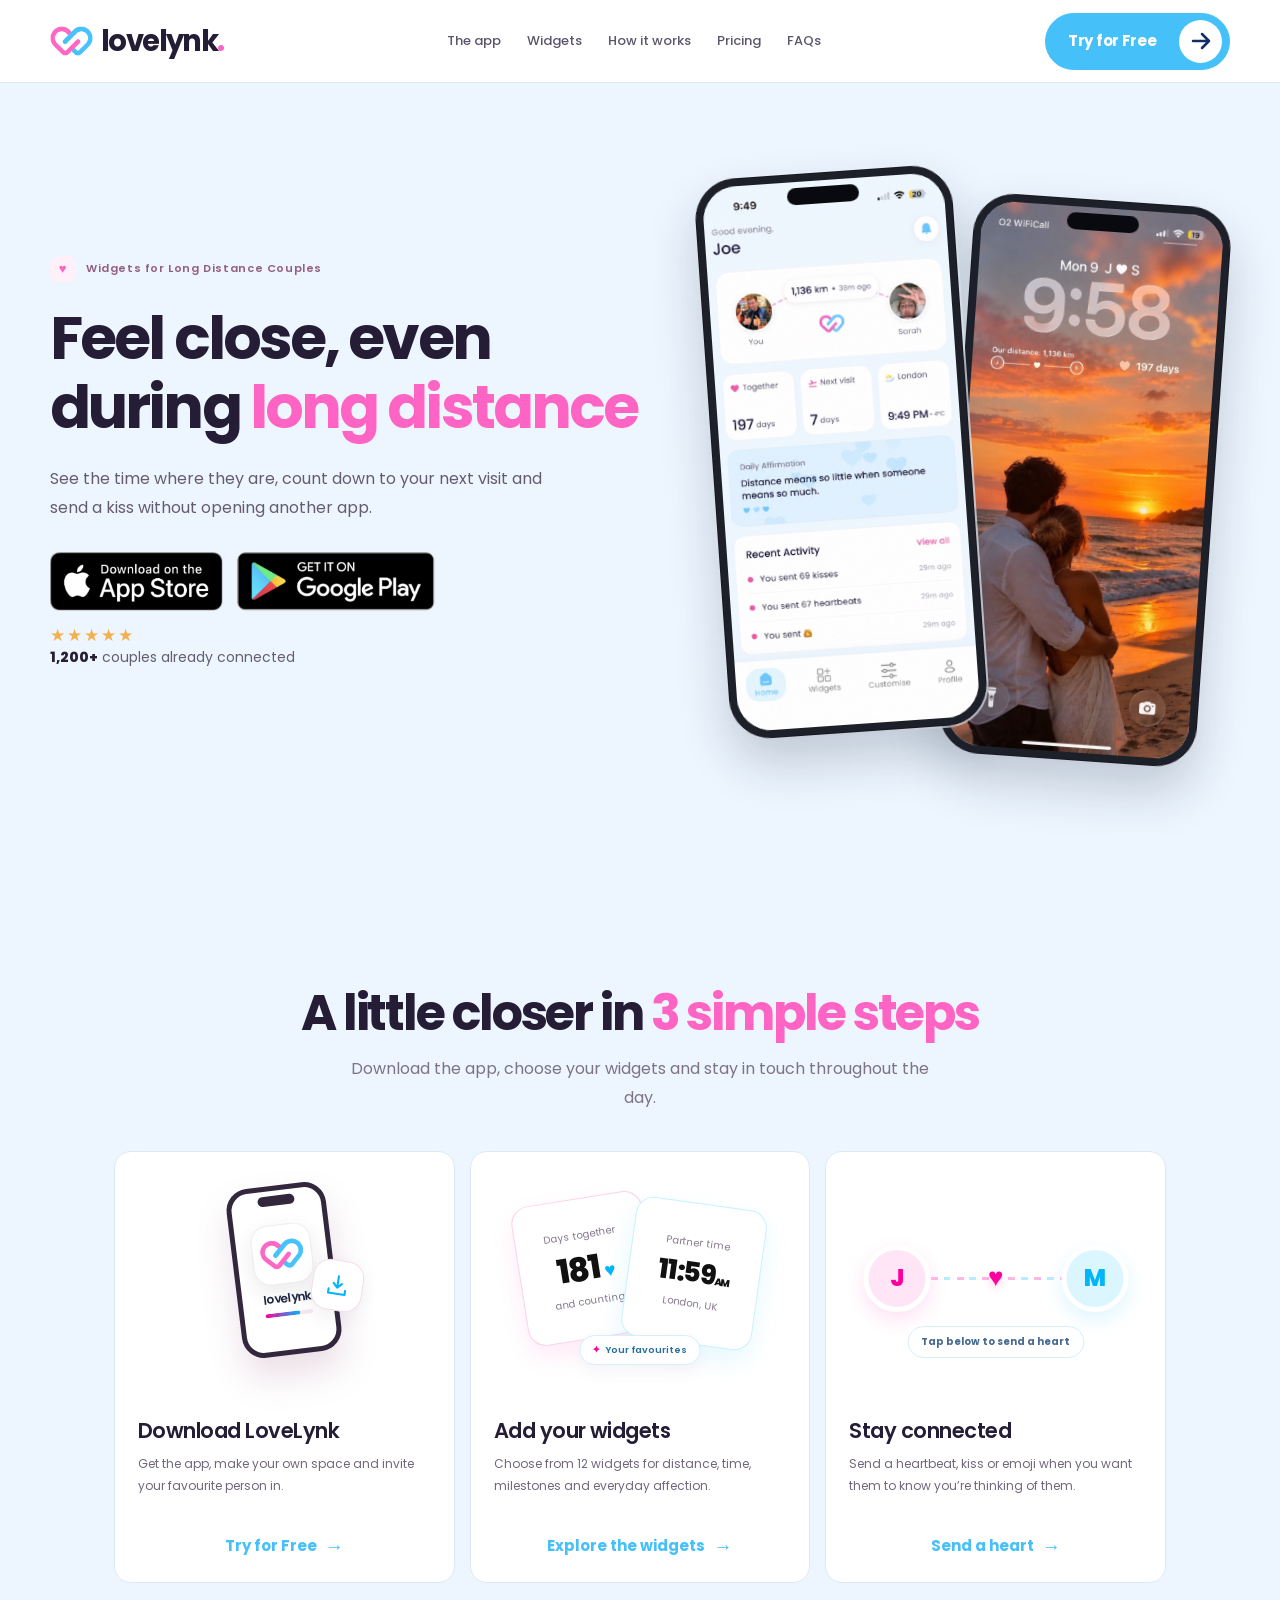
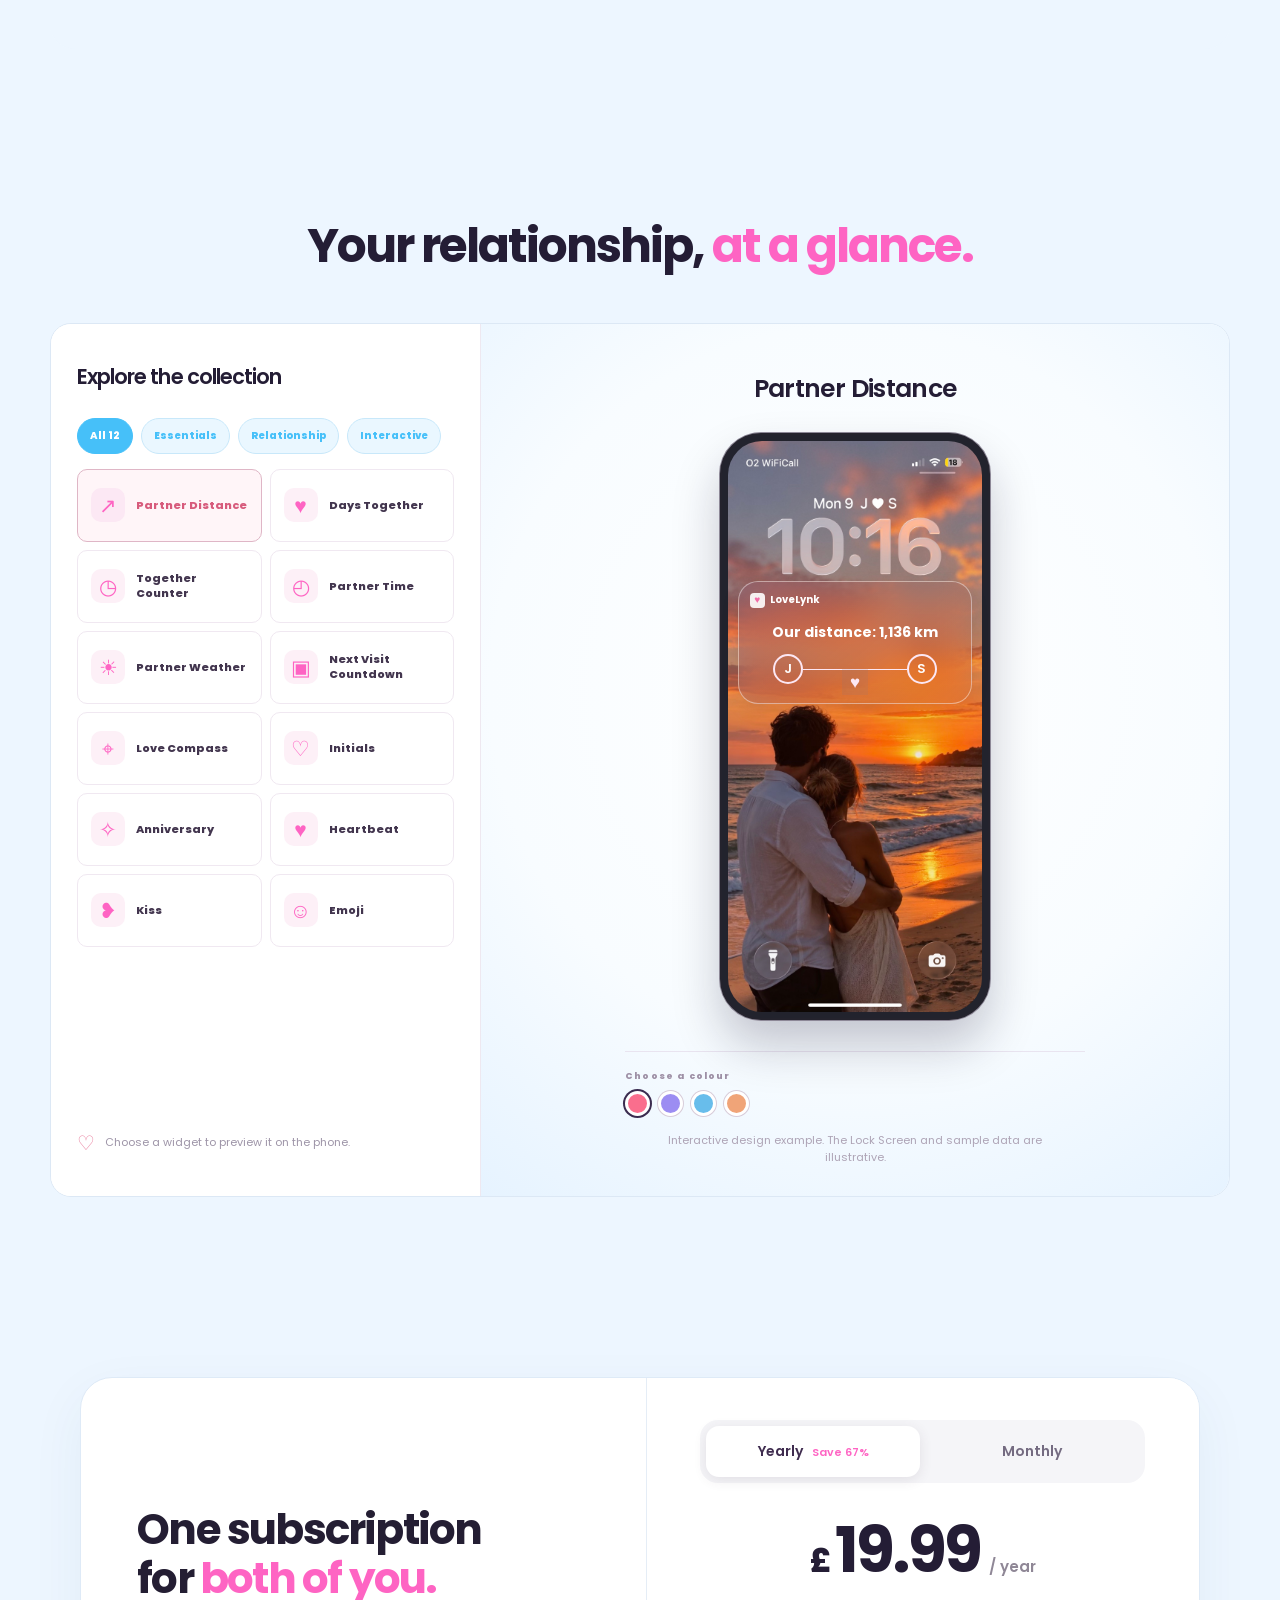
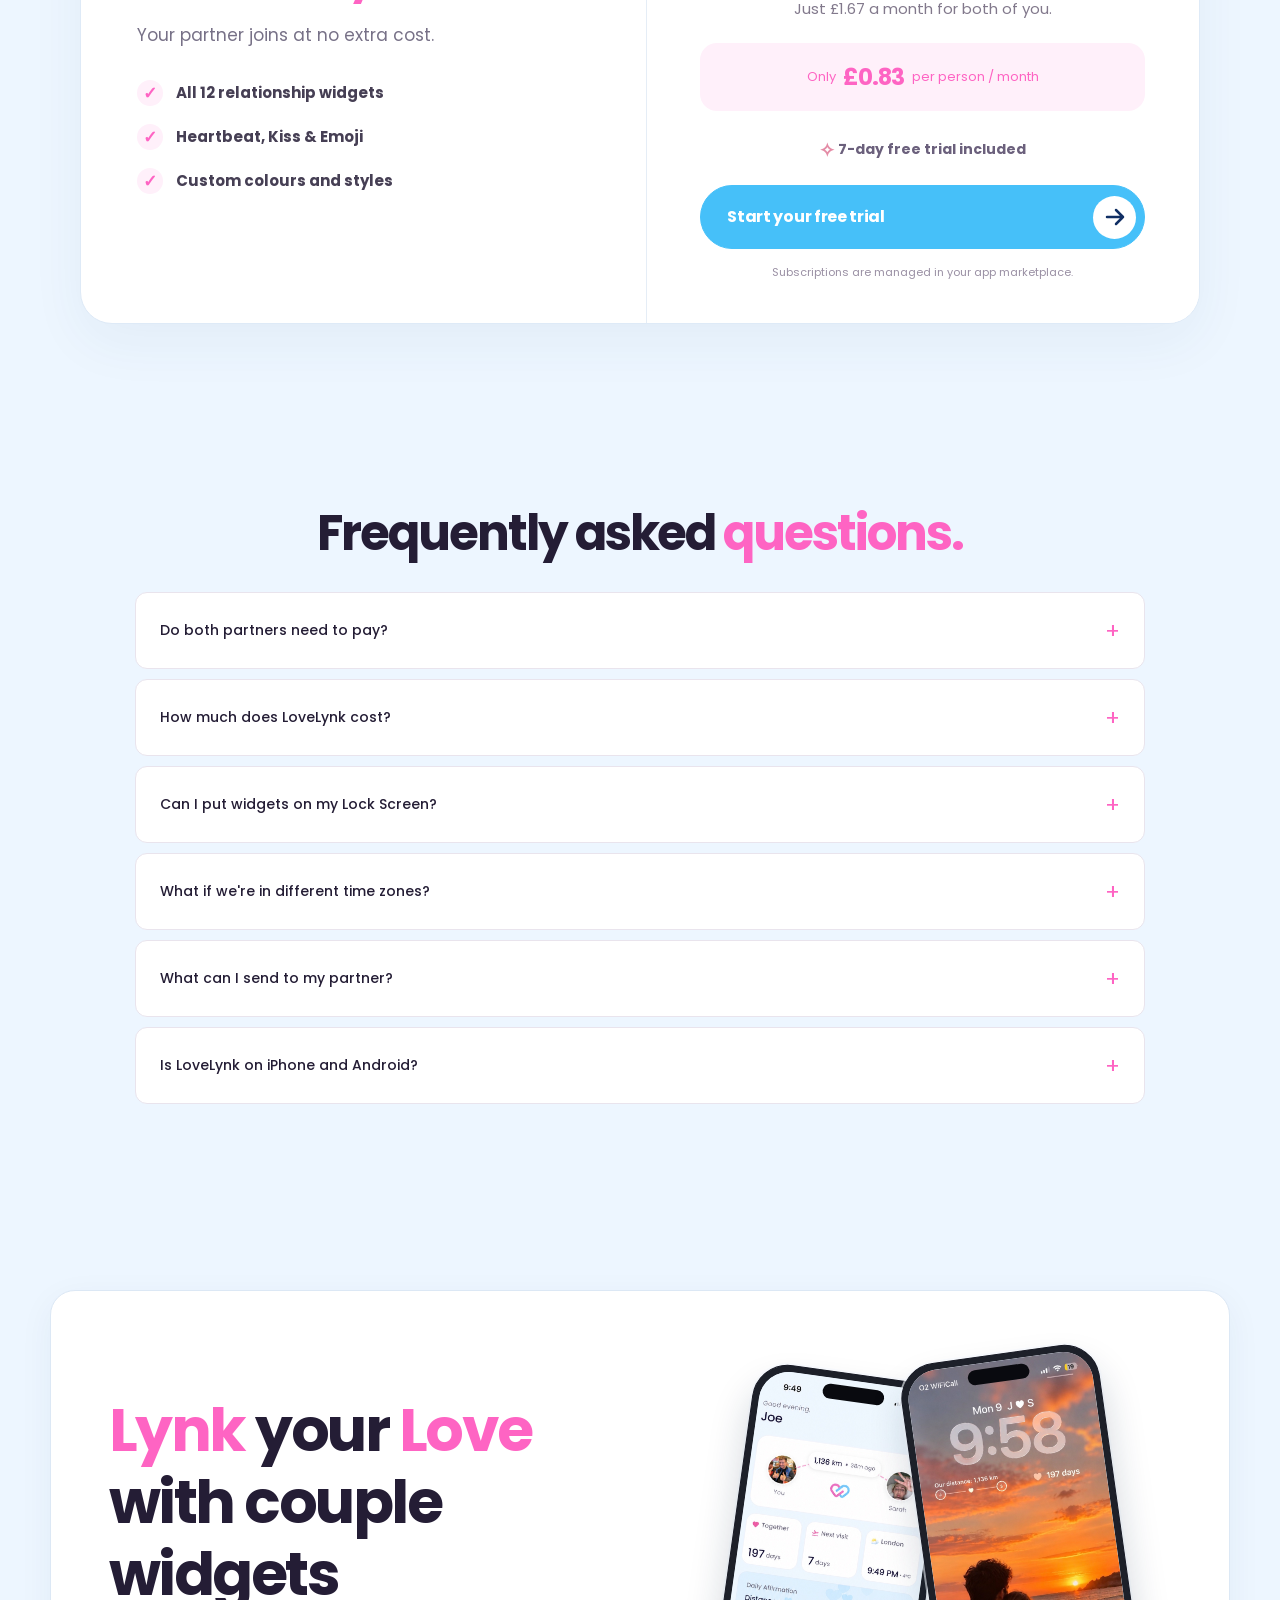
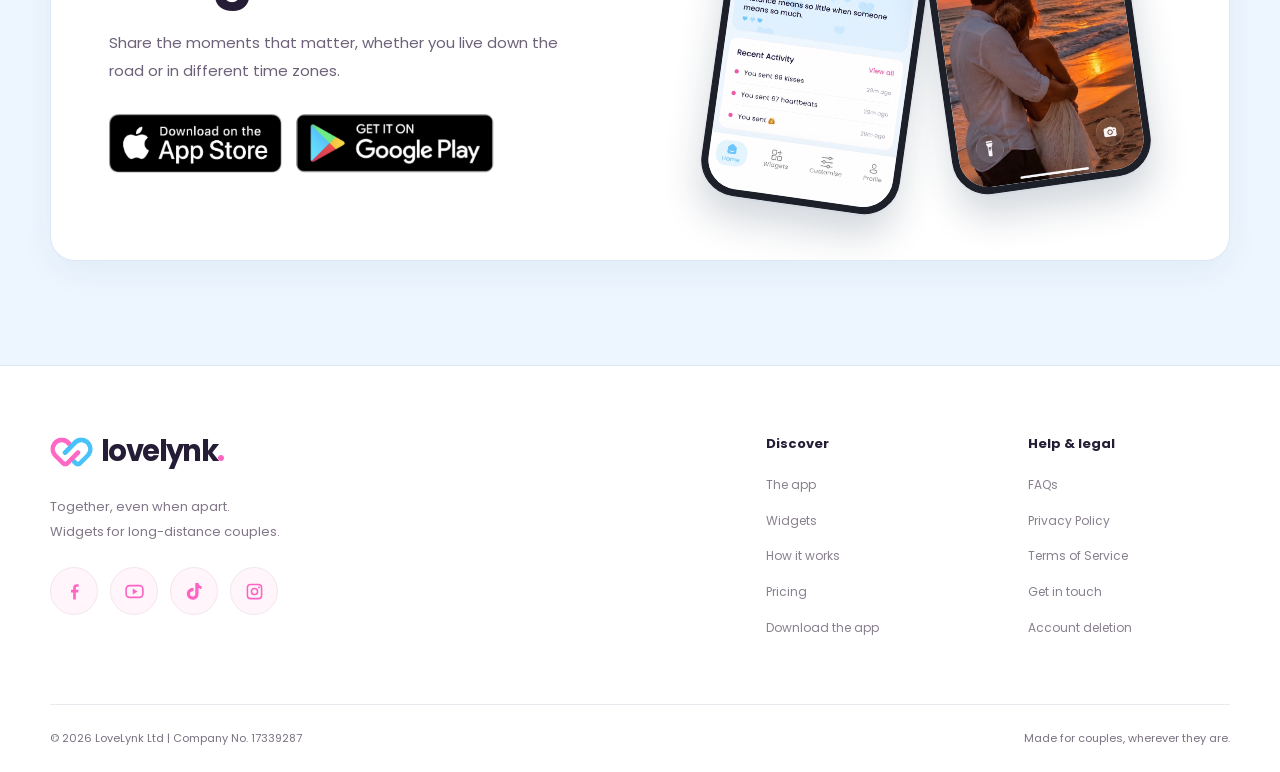
<file: index.html>
<!DOCTYPE html>

<html lang="en-GB">
<head>
<meta charset="utf-8"/>
<meta content="width=device-width, initial-scale=1, viewport-fit=cover" name="viewport"/>
<meta content="#FCFAFC" name="theme-color"/>
<meta content="Feel closer, even when you are apart. Download LoveLynk for iPhone or Android and stay connected with 12 thoughtful relationship widgets, kisses and heartbeats. One subscription covers both partners." name="description"/>
<meta content="website" property="og:type"/><meta content="LoveLynk: Feel close, even when apart" property="og:title"/><meta content="LoveLynk puts your person on your Home Screen. See shared moments, live countdowns and love-filled widgets. One subscription for both partners." property="og:description"/>
<meta content="https://lovelynk.io/" property="og:url"/><meta content="https://lovelynk.io/assets/og-preview.png" property="og:image"/>
<meta content="yes" name="apple-mobile-web-app-capable"/><meta content="LoveLynk" name="apple-mobile-web-app-title"/>
<link href="assets/favicon.png" rel="icon" type="image/png"/><link href="assets/apple-touch-icon.png" rel="apple-touch-icon"/>
<link href="site.webmanifest" rel="manifest"/>
<link href="styles.css" rel="stylesheet"/>
<script src="store-links.js"></script><script defer="" src="app.js"></script>
<title>LoveLynk: Download the app for long-distance couples</title>
<meta content="LoveLynk" name="application-name"/><link href="https://fonts.googleapis.com" rel="preconnect"/><link crossorigin="" href="https://fonts.gstatic.com" rel="preconnect"/><link href="https://fonts.googleapis.com/css2?family=Poppins:wght@400;500;600;700;800&amp;display=swap" rel="stylesheet"/></head>
<body>
<a class="skip-link" href="#home">Skip to main content</a>
<header class="site-header" id="top"><div class="container nav-inner">
<a aria-label="LoveLynk: back to top" class="brand" href="#top"><img alt="" class="brand-symbol" src="assets/lovelynk-mark.png"/><span>lovelynk<span class="brand-dot">.</span></span></a>
<nav aria-label="Main navigation" class="desktop-nav"><a href="#explore">The app</a><a href="#widgets">Widgets</a><a href="#how-it-works">How it works</a><a href="#pricing">Pricing</a><a href="#faq">FAQs</a></nav>
<div class="nav-actions"><a class="button button-dark nav-cta ll-cta" href="#download"><span class="ll-cta-label">Try for Free</span><span aria-hidden="true" class="ll-cta-arrow"><svg fill="none" height="24" stroke="currentColor" stroke-linecap="round" stroke-linejoin="round" stroke-width="2.5" viewbox="0 0 24 24" width="24"><path d="M4 12h16M13 5l7 7-7 7"></path></svg></span></a><button aria-controls="mobileMenu" aria-expanded="false" aria-label="Open menu" class="menu-toggle" id="menuToggle"><span></span><span></span><span></span></button></div>
</div><div class="mobile-menu" hidden="" id="mobileMenu"><nav aria-label="Mobile navigation"><a href="#explore">The app</a><a href="#widgets">Widgets</a><a href="#how-it-works">How it works</a><a href="#pricing">Pricing</a><a href="#faq">FAQs</a><a href="#download">Download the app ↗</a></nav></div></header>
<main>
<section aria-labelledby="hero-heading" class="hero hero-connected" id="home">
<div aria-hidden="true" class="hero-wash"></div>
<div aria-hidden="true" class="hero-glow hero-glow-a"></div>
<div aria-hidden="true" class="hero-glow hero-glow-b"></div>
<div class="container hero-grid hero-connected-grid">
<div class="hero-copy reveal">
<div class="eyebrow hero-eyebrow"><span aria-hidden="true" class="eyebrow-mark">♥</span> Widgets for Long Distance Couples</div>
<h1 id="hero-heading">Feel close, even during <span class="hero-gradient">long distance</span></h1>
<p class="hero-lead">See the time where they are, count down to your next visit and send a kiss without opening another app.</p>
<div class="hero-actions hero-actions-connected">
<div aria-label="Get LoveLynk for your phone" class="store-badges store-badges-hero" role="group">
<a aria-label="Download LoveLynk on the App Store" class="store-badge store-badge-official" data-store="ios" href="#download"><img alt="Download on the App Store" height="60" loading="eager" src="assets/ios-store-badge.png" width="184"/></a>
<a aria-label="Get LoveLynk on Google Play" class="store-badge store-badge-official" data-store="android" href="#download"><img alt="Get it on Google Play" height="60" loading="eager" src="assets/android-store-badge.png" width="202"/></a></div>
<div aria-label="Rated by over 1,200 couples" class="hero-rating" role="note">
<div aria-hidden="true" class="hero-rating-stars"><span>★</span><span>★</span><span>★</span><span>★</span><span>★</span></div>
<p><strong>1,200+</strong> couples already connected</p>
</div>
</div>
<div class="hero-caption-mobile">App preview | Connected couple</div>
</div>
<div aria-label="Two LoveLynk phones showing the app Home screen and a relationship Lock Screen" class="hero-stage hero-connected-stage reveal hero-pair-stage"><div class="hero-phone-pair"><div class="hero-device-rim hero-device--dashboard"><div class="hero-device-screen"><img alt="LoveLynk app dashboard showing the partner distance, next visit, days together, daily affirmation and recent activity" decoding="async" fetchpriority="high" height="1536" loading="eager" src="assets/lovelynk-dashboard-hero.jpg" width="707"/></div><span aria-hidden="true" class="hero-device-island"></span></div><div class="hero-device-rim hero-device--lockscreen"><div class="hero-device-screen"><img alt="Couple sunset Lock Screen showing 1,136 kilometres apart and 197 days together" decoding="async" height="1536" loading="lazy" src="assets/lovelynk-lockscreen-hero.jpg" width="706"/></div><span aria-hidden="true" class="hero-device-island"></span></div></div></div>
</div>
</section>
<section aria-labelledby="journeyTitle" class="intro-section journey-section section-padding" id="explore">
<div class="container">
<div class="journey-shell">
<div class="journey-header section-header centered reveal" id="how-it-works">
<h2 id="journeyTitle">A little closer in <em>3 simple steps</em></h2>
<p>Download the app, choose your widgets and stay in touch throughout the day.</p>
</div>
<div class="journey-grid" role="list">
<article class="journey-card journey-card-download reveal" role="listitem">
<div aria-hidden="true" class="journey-scene journey-scene-download">
<div class="journey-download-phone"><div class="journey-phone-notch"></div><div class="journey-app-mark"><img class="journey-app-logo" alt="" aria-hidden="true" src="assets/lovelynk-mark.png" width="46" height="32"/></div><span class="journey-phone-name">lovelynk</span><div class="journey-download-progress"><span></span></div></div>
<div class="journey-download-bubble"><svg aria-hidden="true" viewbox="0 0 24 24"><path d="M12 3v11m-4-4 4 4 4-4M4 16v4h16v-4"></path></svg></div>
<div class="journey-floating-heart">♥</div>
</div>
<div class="journey-card-copy"><h3>Download LoveLynk</h3><p>Get the app, make your own space and invite your favourite person in.</p></div>
<a class="journey-cta journey-text-cta" href="#download"><span class="journey-text-label">Try for Free</span><span aria-hidden="true" class="journey-text-arrow">→</span></a>
</article>
<article class="journey-card journey-card-widgets reveal" role="listitem">
<div aria-label="Example of LoveLynk relationship widgets" class="journey-scene journey-scene-widgets">
<div class="journey-widget-sm journey-widget-days"><small>Days together</small><strong>181 <span>♥</span></strong><small>and counting</small></div>
<div class="journey-widget-sm journey-widget-time"><small>Partner time</small><strong>11:59<span> AM</span></strong><small>London, UK</small></div>
<div class="journey-widget-tag"><span aria-hidden="true">✦</span> Your favourites</div>
</div>
<div class="journey-card-copy"><h3>Add your widgets</h3><p>Choose from 12 widgets for distance, time, milestones and everyday affection.</p></div>
<a class="journey-cta journey-text-cta" href="#widgets"><span class="journey-text-label">Explore the widgets</span><span aria-hidden="true" class="journey-text-arrow">→</span></a>
</article>
<article class="journey-card journey-card-connected reveal" role="listitem">
<div aria-label="Interactive demo showing a heart sent between two partners" class="journey-scene journey-scene-connected">
<div class="journey-heart-track"><span class="journey-avatar">J</span><span class="journey-track"><span aria-hidden="true" class="journey-travelling-heart">♥</span></span><span class="journey-avatar journey-avatar-two">M</span></div>
<div aria-live="polite" class="journey-sent-chip" id="journeyHeartStatus" role="status">Tap below to send a heart</div>
</div>
<div class="journey-card-copy"><h3>Stay connected</h3><p>Send a heartbeat, kiss or emoji when you want them to know you’re thinking of them.</p></div>
<button aria-label="Send a demo heart" class="journey-cta journey-send journey-text-cta" id="journeySendHeart" type="button"><span class="journey-text-label">Send a heart</span><span aria-hidden="true" class="journey-text-arrow">→</span></button>
</article>
</div>
</div>
</div>
</section>
<section class="playground-section section-padding" id="widgets"><div class="container"><div class="section-header split-header"><div><h2><span class="relationship-heading-first">Your relationship,</span> <em>at a glance.</em></h2></div></div>
<div class="playground-shell"><div class="playground-sidebar"><div class="playground-sidebar-header"><strong>Explore the collection</strong></div>
<div aria-label="Filter widget categories" class="category-filters" role="group"><button class="filter active" data-category="all" type="button">All 12</button><button class="filter" data-category="essentials" type="button">Essentials</button><button class="filter" data-category="relationship" type="button">Relationship</button><button class="filter" data-category="interactive" type="button">Interactive</button></div>
<div aria-label="Choose a widget" class="widget-options" id="widgetOptions" role="group"></div>
<div class="sidebar-bottom"><span class="sidebar-bottom-icon">♡</span><span>Choose a widget to preview it on the phone.</span></div>
</div>
<div class="playground-preview"><div class="preview-heading"><h3 id="previewTitle">Partner Distance</h3></div>
<div class="preview-demo-stage"><div class="preview-device theme-rose" id="previewDevice"><img class="preview-lockscreen-wallpaper" alt="Lock Screen wallpaper showing a couple embracing on a beach at sunset" decoding="async" loading="lazy" src="assets/lovelynk-lockscreen-widget-preview.jpg" width="706" height="1536"/><div aria-live="polite" aria-atomic="true" class="preview-widget" id="widgetPreview"></div></div></div>
<div class="preview-controls"><div><span class="control-label">Choose a colour</span><div aria-label="Widget colour" class="preview-swatches" role="group"><button aria-label="Rose" aria-pressed="true" class="swatch active" data-theme="rose" style="--dot:#FA6E8D"></button><button aria-label="Lavender" aria-pressed="false" class="swatch" data-theme="lavender" style="--dot:#9C8DF2"></button><button aria-label="Sky" aria-pressed="false" class="swatch" data-theme="sky" style="--dot:#68BDEB"></button><button aria-label="Peach" aria-pressed="false" class="swatch" data-theme="peach" style="--dot:#F0A478"></button></div></div><div class="preview-action-group"><button class="preview-action ll-cta" id="previewAction" type="button"><span class="ll-cta-label">Try sending a heart</span><span aria-hidden="true" class="ll-cta-arrow"><svg fill="none" height="24" stroke="currentColor" stroke-linecap="round" stroke-linejoin="round" stroke-width="2.5" viewbox="0 0 24 24" width="24"><path d="M4 12h16M13 5l7 7-7 7"></path></svg></span></button></div></div>
<div class="preview-disclaimer">Interactive design example. The Lock Screen and sample data are illustrative.</div>
</div></div>
</div></section>
<section class="pricing-section section-padding" id="pricing">
  <div class="container">
    <div class="pricing-layout pricing-unified-card">
      <div class="pricing-value">
        <h2>One subscription<br/>for <em>both of you.</em></h2>
        <p>Your partner joins at no extra cost.</p>
        <ul class="check-list">
          <li><span aria-hidden="true">✓</span> All 12 relationship widgets</li>
          <li><span aria-hidden="true">✓</span> Heartbeat, Kiss &amp; Emoji</li>
          <li><span aria-hidden="true">✓</span> Custom colours and styles</li>
        </ul>
      </div>
      <div class="pricing-panel">
        <div class="plan-switch" role="group" aria-label="Billing period">
          <button class="plan-toggle active" type="button" data-plan="annual" aria-pressed="true">Yearly <span>Save 67%</span></button>
          <button class="plan-toggle" type="button" data-plan="monthly" aria-pressed="false">Monthly</button>
        </div>
        <div class="price-display">
          <div class="price-number"><span>£</span><strong id="priceNumber">19.99</strong><em id="priceUnit">/ year</em></div>
          <div class="price-description" id="priceDescription">Just £1.67 a month for both of you.</div>
        </div>
        <div class="per-person-box"><span>Only</span><strong id="perPerson">£0.83</strong><span>per person / month</span></div>
        <div class="trial-note"><span aria-hidden="true">✧</span> 7-day free trial included</div>
        <a class="button button-coral full-width ll-cta" href="#download" id="pricingCTA">
          <span class="ll-cta-label">Start your free trial</span>
          <span class="ll-cta-arrow" aria-hidden="true"><svg fill="none" height="24" stroke="currentColor" stroke-linecap="round" stroke-linejoin="round" stroke-width="2.5" viewBox="0 0 24 24" width="24"><path d="M4 12h16M13 5l7 7-7 7"/></svg></span>
        </a>
        <p class="pricing-fine">Subscriptions are managed in your app marketplace.</p>
      </div>
    </div>
  </div>
</section>
<section class="faq-section section-padding" id="faq"><div class="container faq-layout"><div class="faq-intro"><h2>Frequently asked <em>questions.</em></h2></div><div class="faq-list" id="faqList"><details><summary>Do both partners need to pay? <span aria-hidden="true">+</span></summary><div class="answer">No. One LoveLynk subscription covers both partners. When you subscribe and connect your partner, their account is included at no additional cost.</div></details><details><summary>How much does LoveLynk cost? <span aria-hidden="true">+</span></summary><div class="answer">LoveLynk is £4.99/month or £19.99/year for a couple, with a 7-day free trial. That is around £1.67/month per couple on the yearly plan, or £0.83 per person. Your app marketplace will show the terms before you subscribe.</div></details><details><summary>Can I put widgets on my Lock Screen? <span aria-hidden="true">+</span></summary><div class="answer">LoveLynk is designed around Home Screen widgets, with compatible Lock Screen widgets as well. The number, size and functionality of Lock Screen widgets vary by device and operating system.</div></details><details><summary>What if we're in different time zones? <span aria-hidden="true">+</span></summary><div class="answer">That's exactly what LoveLynk is for. Widgets such as Partner Time, Partner Weather, Distance and Love Compass help you feel in sync even if you're hours or miles apart.</div></details><details><summary>What can I send to my partner? <span aria-hidden="true">+</span></summary><div class="answer">The interactive widget collection includes Heartbeat, Kiss and Emoji. They're simple, thoughtful ways to send a little reminder that you're thinking of each other.</div></details><details><summary>Is LoveLynk on iPhone and Android? <span aria-hidden="true">+</span></summary><div class="answer">LoveLynk is built for iPhone and Android. Choose your device and follow the store link to install the app. Widgets and interactive features may vary by platform and operating system.</div></details></div></div></section>
<section aria-labelledby="download-title" class="download-section" id="download"><div class="container"><div class="download-card">
<div class="download-main"><h2 id="download-title"><em>Lynk</em> your <em>Love</em> with couple widgets</h2><p>Share the moments that matter, whether you live down the road or in different time zones.</p>
<div aria-label="Get LoveLynk for your phone" class="store-badges store-badges-footer" role="group">
<a aria-label="Download LoveLynk on the App Store" class="store-badge store-badge-official" data-store="ios" href="#download"><img alt="Download on the App Store" height="60" loading="lazy" src="assets/ios-store-badge.png" width="184"/></a>
<a aria-label="Get LoveLynk on Google Play" class="store-badge store-badge-official" data-store="android" href="#download"><img alt="Get it on Google Play" height="60" loading="lazy" src="assets/android-store-badge.png" width="202"/></a></div>
</div>
<div aria-label="LoveLynk app Home Screen and sunset couple Lock Screen on two angled phones" class="download-art download-pair-stage" role="img">
  <div class="download-phone-pair">
    <div class="download-phone download-phone--dashboard">
      <div class="download-phone-screen"><img alt="" decoding="async" loading="lazy" width="707" height="1536" src="assets/lovelynk-dashboard-hero.jpg"/></div>
      <span class="download-phone-island" aria-hidden="true"></span>
    </div>
    <div class="download-phone download-phone--lockscreen">
      <div class="download-phone-screen"><img alt="" decoding="async" loading="lazy" width="706" height="1536" src="assets/lovelynk-lockscreen-hero.jpg"/></div>
      <span class="download-phone-island" aria-hidden="true"></span>
    </div>
  </div>
</div>
</div></div></section>
</main>
<footer class="footer"><div class="container"><div class="footer-main"><div class="footer-brand-col"><a class="brand footer-brand" href="#top"><img alt="" class="brand-symbol" src="assets/lovelynk-mark.png"/><span>lovelynk<span class="brand-dot">.</span></span></a><p>Together, even when apart.<br/>Widgets for long-distance couples.</p><div class="footer-social"><span class="social-profile-pending" role="img" aria-label="LoveLynk Facebook icon; profile link coming soon" title="Facebook profile link coming soon"><svg aria-hidden="true" viewBox="0 0 24 24" width="18" height="18"><path fill="currentColor" d="M13.5 21v-8h2.7l.4-3h-3.1V8.1c0-.9.3-1.6 1.7-1.6h1.5V3.8c-.3 0-1.2-.1-2.3-.1-2.3 0-3.9 1.4-3.9 4.1V10H8v3h2.5v8h3z"/></svg></span><span class="social-profile-pending" role="img" aria-label="LoveLynk YouTube icon; channel link coming soon" title="YouTube channel link coming soon"><svg aria-hidden="true" viewBox="0 0 24 24" width="21" height="21"><rect x="2.4" y="5.3" width="19.2" height="13.4" rx="4" fill="none" stroke="currentColor" stroke-width="1.9"/><path d="m10 8.6 5.5 3.4-5.5 3.4z" fill="currentColor"/></svg></span><a aria-label="LoveLynk on TikTok" href="https://www.tiktok.com/@lovelynk_app" rel="noopener noreferrer" target="_blank"><svg aria-hidden="true" viewBox="0 0 24 24" width="21" height="21"><path fill="currentColor" d="M16.6 2.3c.2 2.1 1.5 3.5 3.6 3.7v3.1a8.2 8.2 0 0 1-3.6-1.1v6.5c0 4.1-2.7 6.9-6.7 6.9-3.9 0-6.7-3-6.7-6.7s2.9-6.6 6.7-6.6c.4 0 .7 0 1 .1v3.5a3.5 3.5 0 0 0-1-.1 3 3 0 1 0 3 3V2.3h3.7z"/></svg></a><a aria-label="LoveLynk on Instagram" href="https://www.instagram.com/lovelynk_app/" rel="noopener noreferrer" target="_blank"><svg aria-hidden="true" viewBox="0 0 24 24" width="18" height="18"><path fill="currentColor" d="M7.5 3h9A4.5 4.5 0 0 1 21 7.5v9a4.5 4.5 0 0 1-4.5 4.5h-9A4.5 4.5 0 0 1 3 16.5v-9A4.5 4.5 0 0 1 7.5 3zm0 1.8A2.7 2.7 0 0 0 4.8 7.5v9a2.7 2.7 0 0 0 2.7 2.7h9a2.7 2.7 0 0 0 2.7-2.7v-9a2.7 2.7 0 0 0-2.7-2.7h-9zm9.6 1.4a1.1 1.1 0 1 1 0 2.2 1.1 1.1 0 0 1 0-2.2zM12 7.6A4.4 4.4 0 1 1 7.6 12 4.4 4.4 0 0 1 12 7.6zm0 1.8A2.6 2.6 0 1 0 14.6 12 2.6 2.6 0 0 0 12 9.4z"/></svg></a></div></div><div class="footer-links"><div><strong>Discover</strong><a href="#explore">The app</a><a href="#widgets">Widgets</a><a href="#how-it-works">How it works</a><a href="#pricing">Pricing</a><a href="#download">Download the app</a></div><div><strong>Help &amp; legal</strong><a href="#faq">FAQs</a><a href="privacy.html">Privacy Policy</a><a href="terms.html">Terms of Service</a><a href="contact.html">Get in touch</a><a href="account-deletion.html">Account deletion</a></div></div></div><div class="footer-bottom"><span>© <span id="copyrightYear">2026</span> LoveLynk Ltd | Company No. 17339287</span><span>Made for couples, wherever they are.</span></div></div></footer>
<div class="store-modal" hidden="" id="storeModal"><div class="store-modal-scrim" data-modal-close="true"></div><div aria-describedby="storeModalDescription" aria-labelledby="storeModalTitle" aria-modal="true" class="store-modal-dialog" role="dialog" tabindex="-1"><button aria-label="Close dialog" class="store-modal-x" id="storeModalClose" type="button">×</button><div class="store-modal-icon">♡</div><h2 id="storeModalTitle">You're one step closer.</h2><p id="storeModalDescription">The store listing link hasn't been connected to this website preview yet. Add the official App Store or Google Play URL in <code>store-links.js</code> to activate this button.</p><div class="store-modal-actions"><button class="button button-coral ll-cta" data-modal-close="true" type="button"><span class="ll-cta-label">Got it</span><span aria-hidden="true" class="ll-cta-arrow"><svg fill="none" height="24" stroke="currentColor" stroke-linecap="round" stroke-linejoin="round" stroke-width="2.5" viewbox="0 0 24 24" width="24"><path d="M4 12h16M13 5l7 7-7 7"></path></svg></span></button></div></div></div><div aria-live="polite" class="toast" id="toast" role="status"></div>
</body></html>
</file>
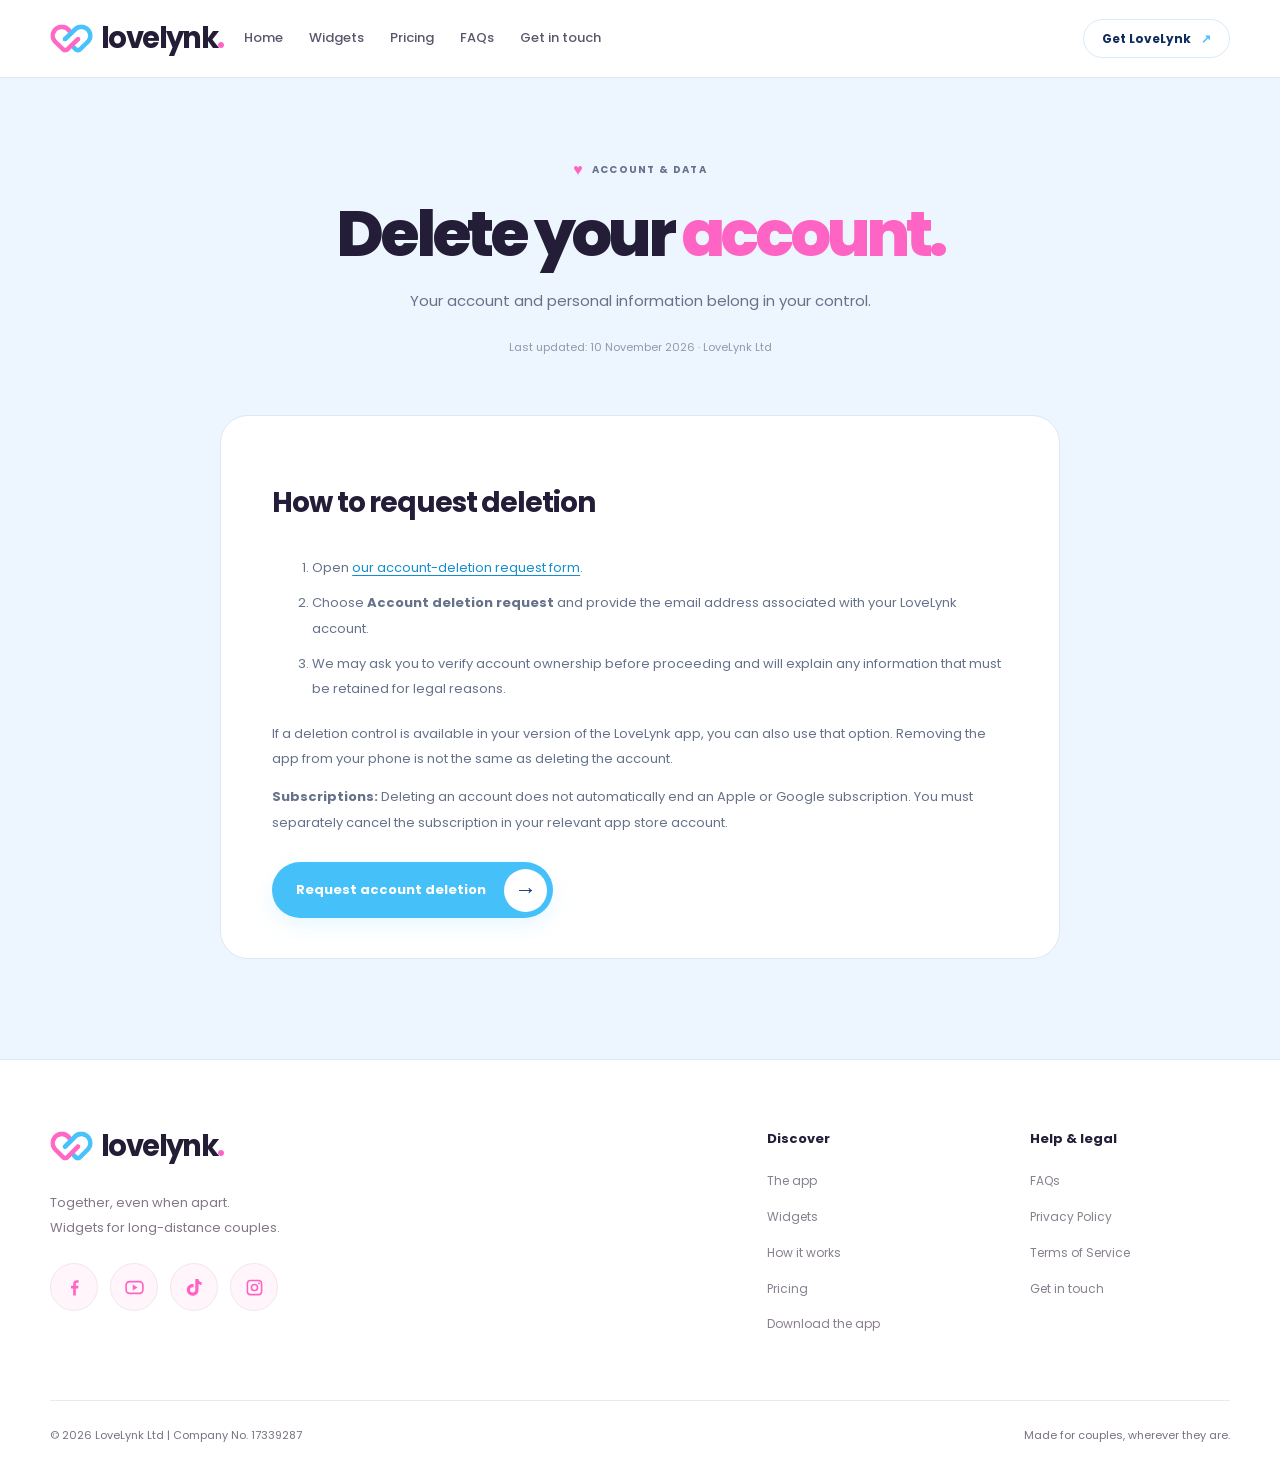
<file: account-deletion.html>
<!doctype html><html lang="en-GB"><head><meta charset="utf-8"><meta name="viewport" content="width=device-width,initial-scale=1,viewport-fit=cover"><meta name="theme-color" content="#EDF6FF"><meta name="author" content="LoveLynk Ltd"><link rel="icon" href="assets/favicon.png"><link rel="apple-touch-icon" href="assets/apple-touch-icon.png"><link rel="stylesheet" href="styles.css"><link rel="preconnect" href="https://fonts.googleapis.com"><link rel="preconnect" href="https://fonts.gstatic.com" crossorigin><link href="https://fonts.googleapis.com/css2?family=Poppins:wght@400;500;600;700;800&display=swap" rel="stylesheet"><meta name="description" content="How to request deletion of a LoveLynk account and associated data."><title>Account deletion | LoveLynk</title></head><body class="ll-subpage ll-legal-page"><header class="site-header subpage-header" id="top"><div class="container nav-inner"><a href="index.html" class="brand" aria-label="LoveLynk home"><img src="assets/lovelynk-mark.png" alt="" class="brand-symbol"><span>lovelynk<span class="brand-dot">.</span></span></a><nav class="desktop-nav" aria-label="Site navigation"><a href="index.html">Home</a><a href="index.html#widgets">Widgets</a><a href="index.html#pricing">Pricing</a><a href="index.html#faq">FAQs</a><a href="contact.html">Get in touch</a></nav><div class="subpage-header-action"><a href="index.html#download" class="subpage-top-cta">Get LoveLynk <span aria-hidden="true">↗</span></a></div><details class="subpage-mobile-nav"><summary aria-label="Open navigation"><span></span><span></span><span></span></summary><nav aria-label="Mobile site navigation"><a href="index.html">Home</a><a href="index.html#widgets">Widgets</a><a href="index.html#pricing">Pricing</a><a href="index.html#faq">FAQs</a><a href="contact.html">Get in touch</a></nav></details></div></header><main><section class="subpage-hero"><div class="container"><div class="subpage-kicker"><span aria-hidden="true">♥</span> ACCOUNT &amp; DATA</div><h1>Delete your <em>account.</em></h1><p>Your account and personal information belong in your control.</p><div class="subpage-updated">Last updated: 10 November 2026 <span aria-hidden="true">·</span> LoveLynk Ltd</div></div></section><div class="container deletion-card"><h2>How to request deletion</h2><ol><li>Open <a href="contact.html?topic=delete">our account-deletion request form</a>.</li><li>Choose <strong>Account deletion request</strong> and provide the email address associated with your LoveLynk account.</li><li>We may ask you to verify account ownership before proceeding and will explain any information that must be retained for legal reasons.</li></ol><p>If a deletion control is available in your version of the LoveLynk app, you can also use that option. Removing the app from your phone is not the same as deleting the account.</p><p><strong>Subscriptions:</strong> Deleting an account does not automatically end an Apple or Google subscription. You must separately cancel the subscription in your relevant app store account.</p><a href="contact.html?topic=delete" class="ll-subpage-button"><span>Request account deletion</span><span aria-hidden="true" class="ll-subpage-arrow">→</span></a></div></main><footer class="footer"><div class="container"><div class="footer-main"><div class="footer-brand-col"><a class="brand footer-brand" href="index.html#top"><img alt="" class="brand-symbol" src="assets/lovelynk-mark.png"/><span>lovelynk<span class="brand-dot">.</span></span></a><p>Together, even when apart.<br/>Widgets for long-distance couples.</p><div class="footer-social"><span class="social-profile-pending" role="img" aria-label="LoveLynk Facebook icon; profile link coming soon" title="Facebook profile link coming soon"><svg aria-hidden="true" height="18" viewbox="0 0 24 24" width="18"><path d="M13.5 21v-8h2.7l.4-3h-3.1V8.1c0-.9.3-1.6 1.7-1.6h1.5V3.8c-.3 0-1.2-.1-2.3-.1-2.3 0-3.9 1.4-3.9 4.1V10H8v3h2.5v8h3z" fill="currentColor"></path></svg></span><span aria-label="LoveLynk YouTube icon; channel link coming soon" class="social-profile-pending" role="img" title="YouTube channel link coming soon"><svg aria-hidden="true" height="21" viewbox="0 0 24 24" width="21"><rect fill="none" height="13.4" rx="4" stroke="currentColor" stroke-width="1.9" width="19.2" x="2.4" y="5.3"></rect><path d="m10 8.6 5.5 3.4-5.5 3.4z" fill="currentColor"></path></svg></span><a aria-label="LoveLynk on TikTok" href="https://www.tiktok.com/@lovelynk_app" rel="noopener noreferrer" target="_blank"><svg aria-hidden="true" height="21" viewbox="0 0 24 24" width="21"><path d="M16.6 2.3c.2 2.1 1.5 3.5 3.6 3.7v3.1a8.2 8.2 0 0 1-3.6-1.1v6.5c0 4.1-2.7 6.9-6.7 6.9-3.9 0-6.7-3-6.7-6.7s2.9-6.6 6.7-6.6c.4 0 .7 0 1 .1v3.5a3.5 3.5 0 0 0-1-.1 3 3 0 1 0 3 3V2.3h3.7z" fill="currentColor"></path></svg></a><a aria-label="LoveLynk on Instagram" href="https://www.instagram.com/lovelynk_app/" rel="noopener noreferrer" target="_blank"><svg aria-hidden="true" height="18" viewbox="0 0 24 24" width="18"><path d="M7.5 3h9A4.5 4.5 0 0 1 21 7.5v9a4.5 4.5 0 0 1-4.5 4.5h-9A4.5 4.5 0 0 1 3 16.5v-9A4.5 4.5 0 0 1 7.5 3zm0 1.8A2.7 2.7 0 0 0 4.8 7.5v9a2.7 2.7 0 0 0 2.7 2.7h9a2.7 2.7 0 0 0 2.7-2.7v-9a2.7 2.7 0 0 0-2.7-2.7h-9zm9.6 1.4a1.1 1.1 0 1 1 0 2.2 1.1 1.1 0 0 1 0-2.2zM12 7.6A4.4 4.4 0 1 1 7.6 12 4.4 4.4 0 0 1 12 7.6zm0 1.8A2.6 2.6 0 1 0 14.6 12 2.6 2.6 0 0 0 12 9.4z" fill="currentColor"></path></svg></a></div></div><div class="footer-links"><div><strong>Discover</strong><a href="index.html#explore">The app</a><a href="index.html#widgets">Widgets</a><a href="index.html#how-it-works">How it works</a><a href="index.html#pricing">Pricing</a><a href="index.html#download">Download the app</a></div><div><strong>Help &amp; legal</strong><a href="index.html#faq">FAQs</a><a href="privacy.html">Privacy Policy</a><a href="terms.html">Terms of Service</a><a href="contact.html">Get in touch</a></div></div></div><div class="footer-bottom"><span>© <span id="copyrightYear">2026</span> LoveLynk Ltd | Company No. 17339287</span><span>Made for couples, wherever they are.</span></div></div></footer></body></html>
</file>
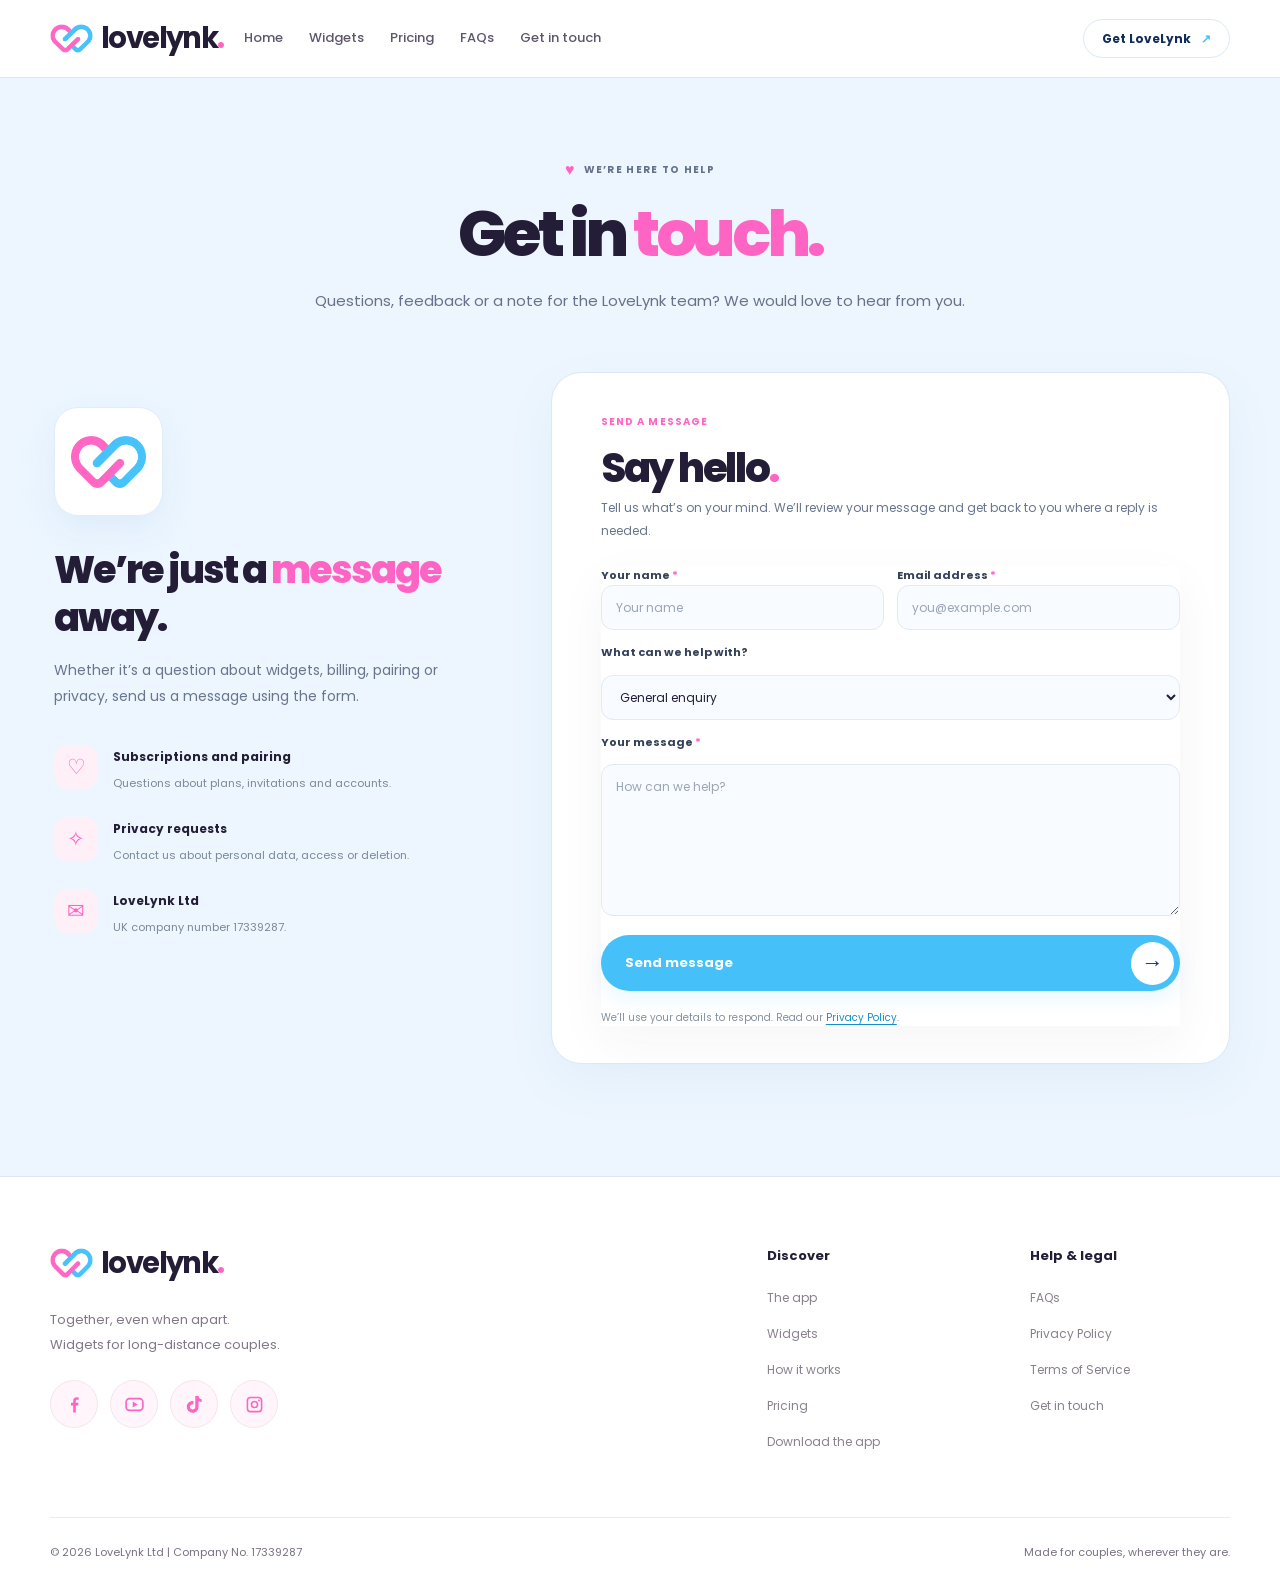
<file: contact.html>
<!doctype html><html lang="en-GB"><head><meta charset="utf-8"><meta name="viewport" content="width=device-width,initial-scale=1,viewport-fit=cover"><meta name="theme-color" content="#EDF6FF"><meta name="author" content="LoveLynk Ltd"><link rel="icon" href="assets/favicon.png"><link rel="apple-touch-icon" href="assets/apple-touch-icon.png"><link rel="stylesheet" href="styles.css"><link rel="preconnect" href="https://fonts.googleapis.com"><link rel="preconnect" href="https://fonts.gstatic.com" crossorigin><link href="https://fonts.googleapis.com/css2?family=Poppins:wght@400;500;600;700;800&display=swap" rel="stylesheet"><meta name="description" content="Contact the LoveLynk team about our long-distance couples app, support, subscriptions or privacy."><title>Get in touch | LoveLynk</title></head><body class="ll-subpage ll-contact-page"><a class="subpage-skip" href="#contact-form">Skip to contact form</a><header class="site-header subpage-header" id="top"><div class="container nav-inner"><a href="index.html" class="brand" aria-label="LoveLynk home"><img src="assets/lovelynk-mark.png" alt="" class="brand-symbol"><span>lovelynk<span class="brand-dot">.</span></span></a><nav class="desktop-nav" aria-label="Site navigation"><a href="index.html">Home</a><a href="index.html#widgets">Widgets</a><a href="index.html#pricing">Pricing</a><a href="index.html#faq">FAQs</a><a href="contact.html">Get in touch</a></nav><div class="subpage-header-action"><a href="index.html#download" class="subpage-top-cta">Get LoveLynk <span aria-hidden="true">↗</span></a></div><details class="subpage-mobile-nav"><summary aria-label="Open navigation"><span></span><span></span><span></span></summary><nav aria-label="Mobile site navigation"><a href="index.html">Home</a><a href="index.html#widgets">Widgets</a><a href="index.html#pricing">Pricing</a><a href="index.html#faq">FAQs</a><a href="contact.html">Get in touch</a></nav></details></div></header><main><section class="subpage-hero"><div class="container"><div class="subpage-kicker"><span aria-hidden="true">♥</span> WE’RE HERE TO HELP</div><h1>Get in <em>touch.</em></h1><p>Questions, feedback or a note for the LoveLynk team? We would love to hear from you.</p></div></section><div class="container contact-columns"><div class="contact-info"><div class="contact-summary-mark"><img src="assets/lovelynk-mark.png" alt="LoveLynk" width="96" height="76"></div><h2>We’re just a <em>message</em> away.</h2><p>Whether it’s a question about widgets, billing, pairing or privacy, send us a message using the form.</p><div class="contact-facts"><div><span class="contact-facts-icon" aria-hidden="true">♡</span><div><strong>Subscriptions and pairing</strong><p>Questions about plans, invitations and accounts.</p></div></div><div><span class="contact-facts-icon" aria-hidden="true">✧</span><div><strong>Privacy requests</strong><p>Contact us about personal data, access or deletion.</p></div></div><div><span class="contact-facts-icon" aria-hidden="true">✉</span><div><strong>LoveLynk Ltd</strong><p>UK company number 17339287.</p></div></div></div></div><section class="contact-card" id="contact-form" aria-labelledby="contact-title"><span class="contact-mini-kicker">SEND A MESSAGE</span><h2 id="contact-title">Say hello<span class="contact-dot">.</span></h2><p>Tell us what’s on your mind. We’ll review your message and get back to you where a reply is needed.</p><form name="contact" method="POST" data-netlify="true" netlify-honeypot="bot-field" action="/message-sent.html" class="contact-form"><input type="hidden" name="form-name" value="contact"><p class="honeypot"><label>Leave this blank <input name="bot-field" tabindex="-1" autocomplete="off"></label></p><div class="contact-field-row"><div><label for="person">Your name <span>*</span></label><input id="person" name="name" maxlength="120" autocomplete="name" placeholder="Your name" required></div><div><label for="reply">Email address <span>*</span></label><input id="reply" type="email" name="email" maxlength="254" autocomplete="email" placeholder="you@example.com" required></div></div><label for="subject">What can we help with?</label><select id="subject" name="subject"><option value="General enquiry">General enquiry</option><option value="App support">App support</option><option value="Subscriptions or billing">Subscriptions or billing</option><option value="Privacy or data request">Privacy or data request</option><option value="Account deletion request">Account deletion request</option><option value="Feedback or partnership">Feedback or partnership</option></select><label for="note">Your message <span>*</span></label><textarea id="note" name="message" required rows="6" minlength="5" maxlength="6000" placeholder="How can we help?"></textarea><button type="submit" class="ll-subpage-button"><span>Send message</span><span aria-hidden="true" class="ll-subpage-arrow">→</span></button><p class="form-privacy">We’ll use your details to respond. Read our <a href="privacy.html">Privacy Policy</a>.</p></form></section></div></main><footer class="footer"><div class="container"><div class="footer-main"><div class="footer-brand-col"><a class="brand footer-brand" href="index.html#top"><img alt="" class="brand-symbol" src="assets/lovelynk-mark.png"/><span>lovelynk<span class="brand-dot">.</span></span></a><p>Together, even when apart.<br/>Widgets for long-distance couples.</p><div class="footer-social"><span class="social-profile-pending" role="img" aria-label="LoveLynk Facebook icon; profile link coming soon" title="Facebook profile link coming soon"><svg aria-hidden="true" height="18" viewbox="0 0 24 24" width="18"><path d="M13.5 21v-8h2.7l.4-3h-3.1V8.1c0-.9.3-1.6 1.7-1.6h1.5V3.8c-.3 0-1.2-.1-2.3-.1-2.3 0-3.9 1.4-3.9 4.1V10H8v3h2.5v8h3z" fill="currentColor"></path></svg></span><span aria-label="LoveLynk YouTube icon; channel link coming soon" class="social-profile-pending" role="img" title="YouTube channel link coming soon"><svg aria-hidden="true" height="21" viewbox="0 0 24 24" width="21"><rect fill="none" height="13.4" rx="4" stroke="currentColor" stroke-width="1.9" width="19.2" x="2.4" y="5.3"></rect><path d="m10 8.6 5.5 3.4-5.5 3.4z" fill="currentColor"></path></svg></span><a aria-label="LoveLynk on TikTok" href="https://www.tiktok.com/@lovelynk_app" rel="noopener noreferrer" target="_blank"><svg aria-hidden="true" height="21" viewbox="0 0 24 24" width="21"><path d="M16.6 2.3c.2 2.1 1.5 3.5 3.6 3.7v3.1a8.2 8.2 0 0 1-3.6-1.1v6.5c0 4.1-2.7 6.9-6.7 6.9-3.9 0-6.7-3-6.7-6.7s2.9-6.6 6.7-6.6c.4 0 .7 0 1 .1v3.5a3.5 3.5 0 0 0-1-.1 3 3 0 1 0 3 3V2.3h3.7z" fill="currentColor"></path></svg></a><a aria-label="LoveLynk on Instagram" href="https://www.instagram.com/lovelynk_app/" rel="noopener noreferrer" target="_blank"><svg aria-hidden="true" height="18" viewbox="0 0 24 24" width="18"><path d="M7.5 3h9A4.5 4.5 0 0 1 21 7.5v9a4.5 4.5 0 0 1-4.5 4.5h-9A4.5 4.5 0 0 1 3 16.5v-9A4.5 4.5 0 0 1 7.5 3zm0 1.8A2.7 2.7 0 0 0 4.8 7.5v9a2.7 2.7 0 0 0 2.7 2.7h9a2.7 2.7 0 0 0 2.7-2.7v-9a2.7 2.7 0 0 0-2.7-2.7h-9zm9.6 1.4a1.1 1.1 0 1 1 0 2.2 1.1 1.1 0 0 1 0-2.2zM12 7.6A4.4 4.4 0 1 1 7.6 12 4.4 4.4 0 0 1 12 7.6zm0 1.8A2.6 2.6 0 1 0 14.6 12 2.6 2.6 0 0 0 12 9.4z" fill="currentColor"></path></svg></a></div></div><div class="footer-links"><div><strong>Discover</strong><a href="index.html#explore">The app</a><a href="index.html#widgets">Widgets</a><a href="index.html#how-it-works">How it works</a><a href="index.html#pricing">Pricing</a><a href="index.html#download">Download the app</a></div><div><strong>Help &amp; legal</strong><a href="index.html#faq">FAQs</a><a href="privacy.html">Privacy Policy</a><a href="terms.html">Terms of Service</a><a href="contact.html">Get in touch</a></div></div></div><div class="footer-bottom"><span>© <span id="copyrightYear">2026</span> LoveLynk Ltd | Company No. 17339287</span><span>Made for couples, wherever they are.</span></div></div></footer><script>document.addEventListener('DOMContentLoaded',function(){var q=new URLSearchParams(window.location.search);var t=q.get('topic');var s=document.getElementById('subject');if(t==='privacy')s.value='Privacy or data request';if(t==='delete')s.value='Account deletion request';});</script></body></html>
</file>
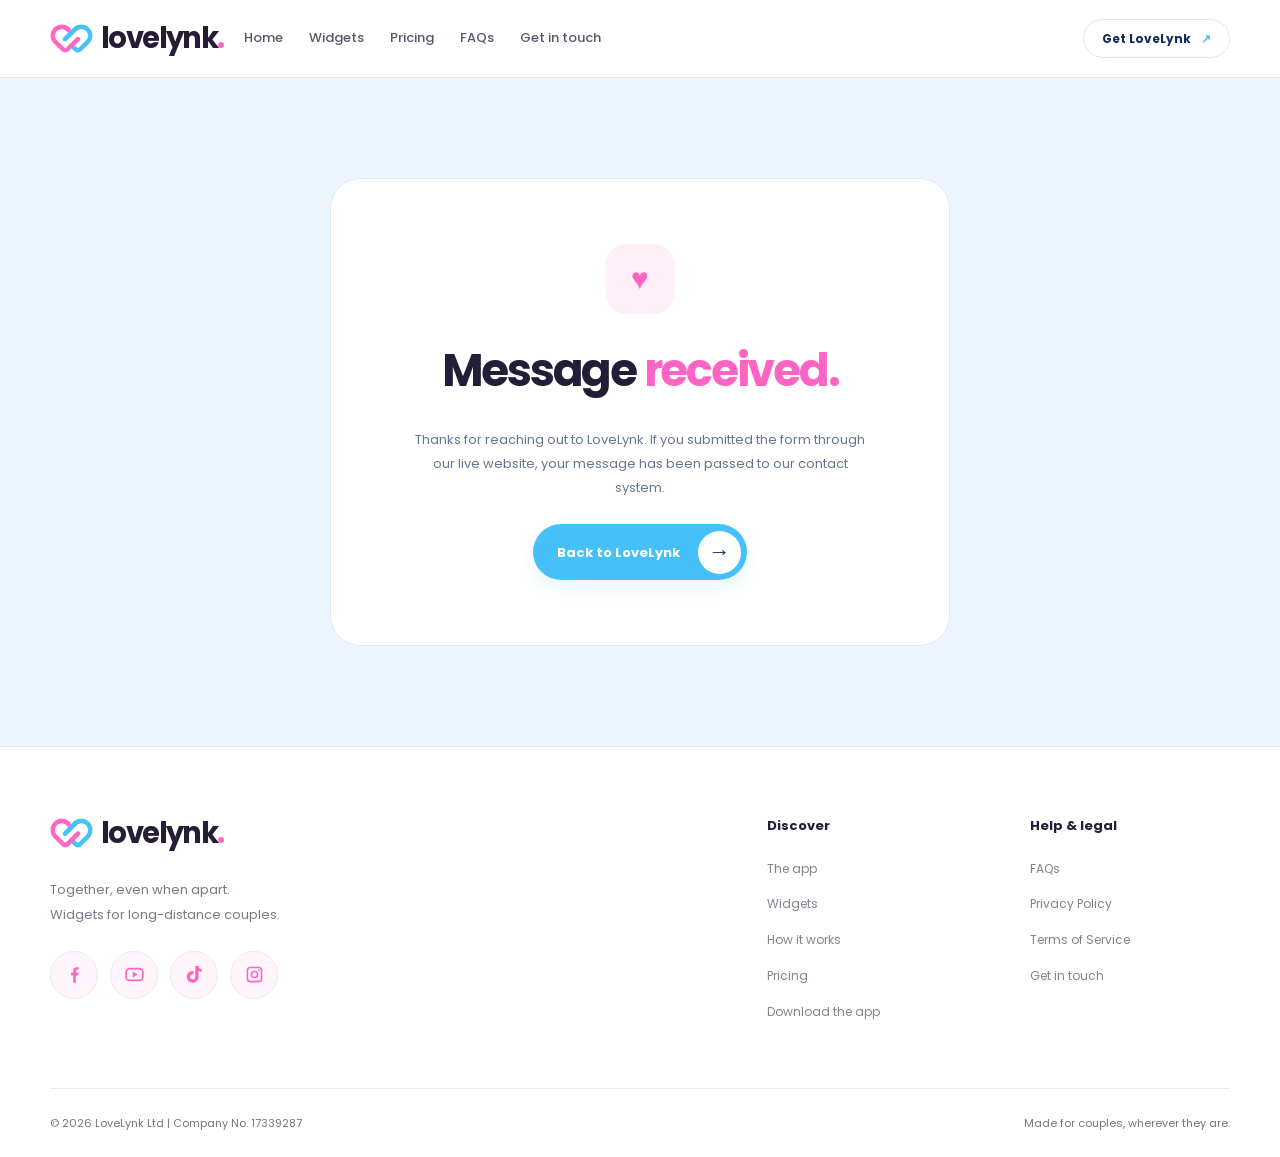
<file: message-sent.html>
<!doctype html><html lang="en-GB"><head><meta charset="utf-8"><meta name="viewport" content="width=device-width,initial-scale=1,viewport-fit=cover"><meta name="theme-color" content="#EDF6FF"><meta name="author" content="LoveLynk Ltd"><link rel="icon" href="assets/favicon.png"><link rel="apple-touch-icon" href="assets/apple-touch-icon.png"><link rel="stylesheet" href="styles.css"><link rel="preconnect" href="https://fonts.googleapis.com"><link rel="preconnect" href="https://fonts.gstatic.com" crossorigin><link href="https://fonts.googleapis.com/css2?family=Poppins:wght@400;500;600;700;800&display=swap" rel="stylesheet"><meta name="robots" content="noindex"><title>Message received | LoveLynk</title></head><body class="ll-subpage ll-contact-page"><header class="site-header subpage-header" id="top"><div class="container nav-inner"><a href="index.html" class="brand" aria-label="LoveLynk home"><img src="assets/lovelynk-mark.png" alt="" class="brand-symbol"><span>lovelynk<span class="brand-dot">.</span></span></a><nav class="desktop-nav" aria-label="Site navigation"><a href="index.html">Home</a><a href="index.html#widgets">Widgets</a><a href="index.html#pricing">Pricing</a><a href="index.html#faq">FAQs</a><a href="contact.html">Get in touch</a></nav><div class="subpage-header-action"><a href="index.html#download" class="subpage-top-cta">Get LoveLynk <span aria-hidden="true">↗</span></a></div><details class="subpage-mobile-nav"><summary aria-label="Open navigation"><span></span><span></span><span></span></summary><nav aria-label="Mobile site navigation"><a href="index.html">Home</a><a href="index.html#widgets">Widgets</a><a href="index.html#pricing">Pricing</a><a href="index.html#faq">FAQs</a><a href="contact.html">Get in touch</a></nav></details></div></header><main class="container subpage-confirm-wrap"><div class="subpage-confirm-card"><div class="confirm-icon" aria-hidden="true">♥</div><h1>Message <em>received.</em></h1><p>Thanks for reaching out to LoveLynk. If you submitted the form through our live website, your message has been passed to our contact system.</p><a class="ll-subpage-button" href="index.html"><span>Back to LoveLynk</span><span aria-hidden="true" class="ll-subpage-arrow">→</span></a></div></main><footer class="footer"><div class="container"><div class="footer-main"><div class="footer-brand-col"><a class="brand footer-brand" href="index.html#top"><img alt="" class="brand-symbol" src="assets/lovelynk-mark.png"/><span>lovelynk<span class="brand-dot">.</span></span></a><p>Together, even when apart.<br/>Widgets for long-distance couples.</p><div class="footer-social"><span class="social-profile-pending" role="img" aria-label="LoveLynk Facebook icon; profile link coming soon" title="Facebook profile link coming soon"><svg aria-hidden="true" height="18" viewbox="0 0 24 24" width="18"><path d="M13.5 21v-8h2.7l.4-3h-3.1V8.1c0-.9.3-1.6 1.7-1.6h1.5V3.8c-.3 0-1.2-.1-2.3-.1-2.3 0-3.9 1.4-3.9 4.1V10H8v3h2.5v8h3z" fill="currentColor"></path></svg></span><span aria-label="LoveLynk YouTube icon; channel link coming soon" class="social-profile-pending" role="img" title="YouTube channel link coming soon"><svg aria-hidden="true" height="21" viewbox="0 0 24 24" width="21"><rect fill="none" height="13.4" rx="4" stroke="currentColor" stroke-width="1.9" width="19.2" x="2.4" y="5.3"></rect><path d="m10 8.6 5.5 3.4-5.5 3.4z" fill="currentColor"></path></svg></span><a aria-label="LoveLynk on TikTok" href="https://www.tiktok.com/@lovelynk_app" rel="noopener noreferrer" target="_blank"><svg aria-hidden="true" height="21" viewbox="0 0 24 24" width="21"><path d="M16.6 2.3c.2 2.1 1.5 3.5 3.6 3.7v3.1a8.2 8.2 0 0 1-3.6-1.1v6.5c0 4.1-2.7 6.9-6.7 6.9-3.9 0-6.7-3-6.7-6.7s2.9-6.6 6.7-6.6c.4 0 .7 0 1 .1v3.5a3.5 3.5 0 0 0-1-.1 3 3 0 1 0 3 3V2.3h3.7z" fill="currentColor"></path></svg></a><a aria-label="LoveLynk on Instagram" href="https://www.instagram.com/lovelynk_app/" rel="noopener noreferrer" target="_blank"><svg aria-hidden="true" height="18" viewbox="0 0 24 24" width="18"><path d="M7.5 3h9A4.5 4.5 0 0 1 21 7.5v9a4.5 4.5 0 0 1-4.5 4.5h-9A4.5 4.5 0 0 1 3 16.5v-9A4.5 4.5 0 0 1 7.5 3zm0 1.8A2.7 2.7 0 0 0 4.8 7.5v9a2.7 2.7 0 0 0 2.7 2.7h9a2.7 2.7 0 0 0 2.7-2.7v-9a2.7 2.7 0 0 0-2.7-2.7h-9zm9.6 1.4a1.1 1.1 0 1 1 0 2.2 1.1 1.1 0 0 1 0-2.2zM12 7.6A4.4 4.4 0 1 1 7.6 12 4.4 4.4 0 0 1 12 7.6zm0 1.8A2.6 2.6 0 1 0 14.6 12 2.6 2.6 0 0 0 12 9.4z" fill="currentColor"></path></svg></a></div></div><div class="footer-links"><div><strong>Discover</strong><a href="index.html#explore">The app</a><a href="index.html#widgets">Widgets</a><a href="index.html#how-it-works">How it works</a><a href="index.html#pricing">Pricing</a><a href="index.html#download">Download the app</a></div><div><strong>Help &amp; legal</strong><a href="index.html#faq">FAQs</a><a href="privacy.html">Privacy Policy</a><a href="terms.html">Terms of Service</a><a href="contact.html">Get in touch</a></div></div></div><div class="footer-bottom"><span>© <span id="copyrightYear">2026</span> LoveLynk Ltd | Company No. 17339287</span><span>Made for couples, wherever they are.</span></div></div></footer></body></html>
</file>
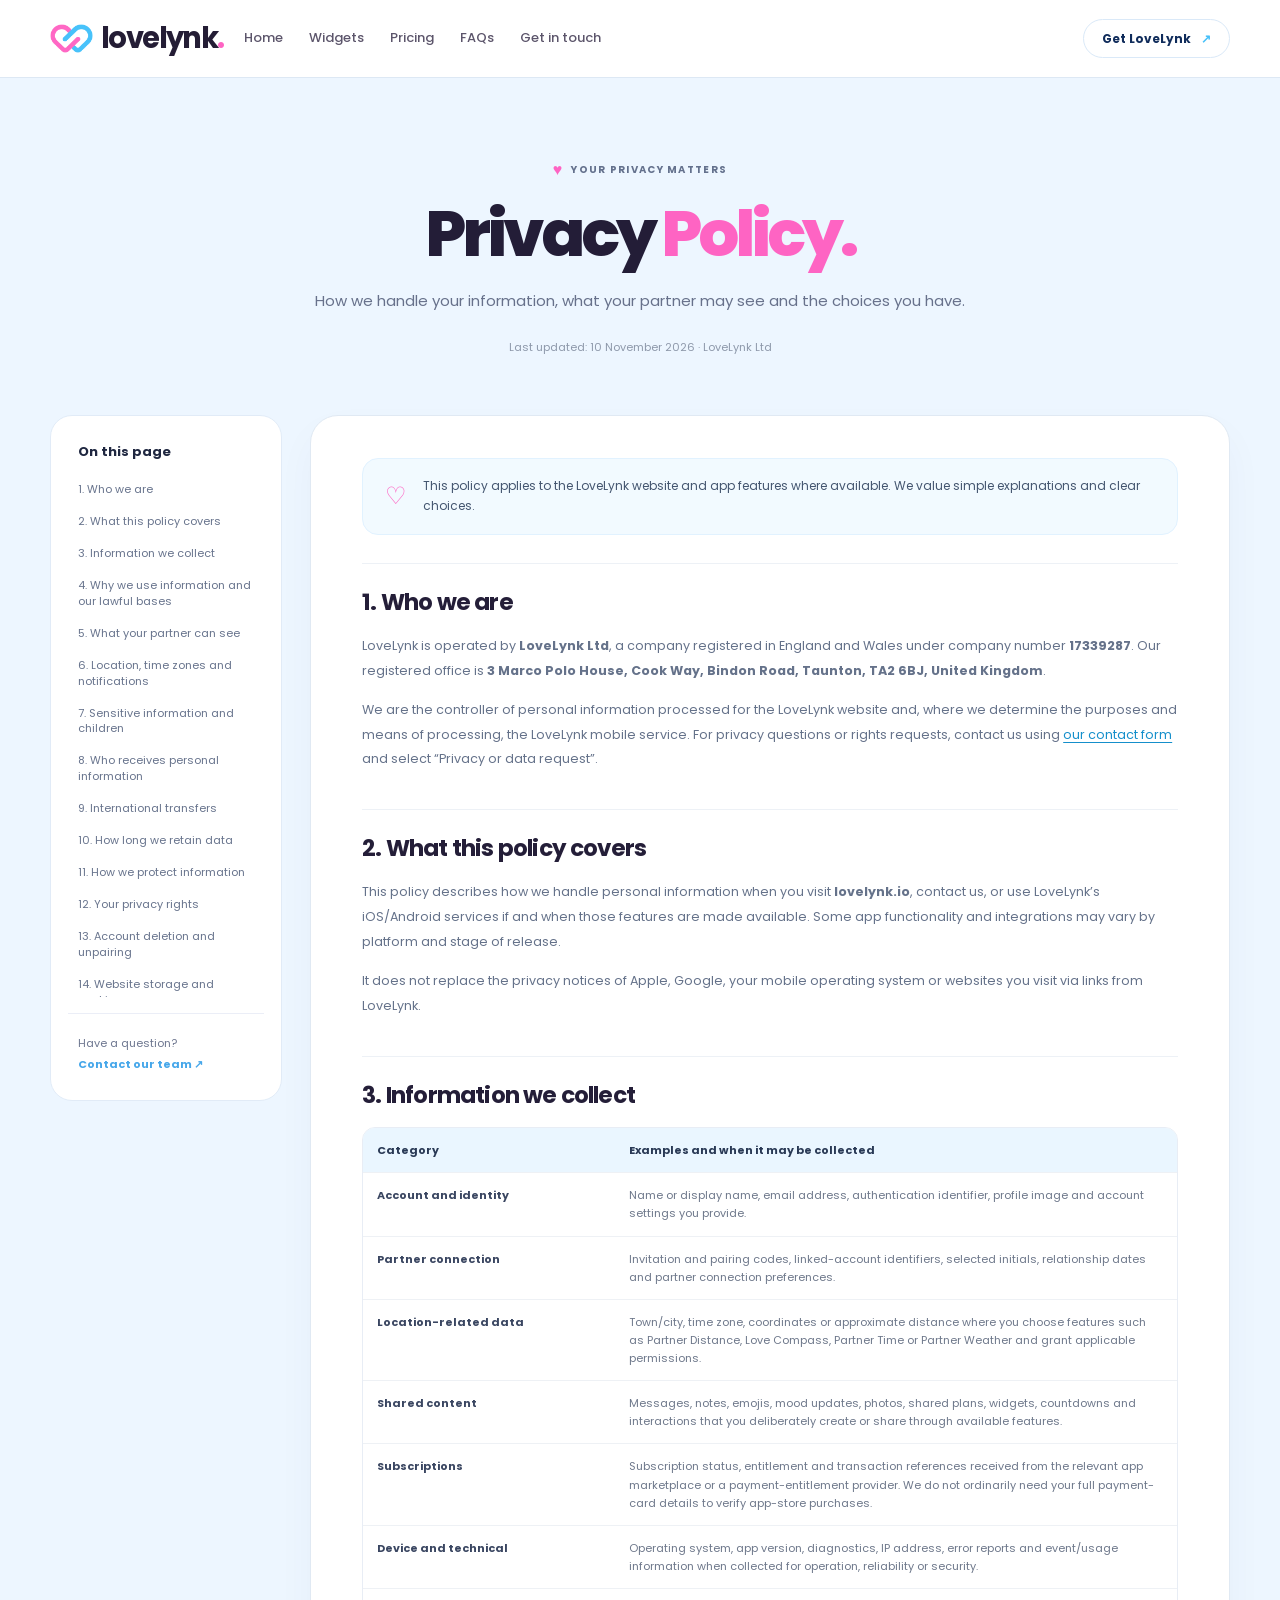
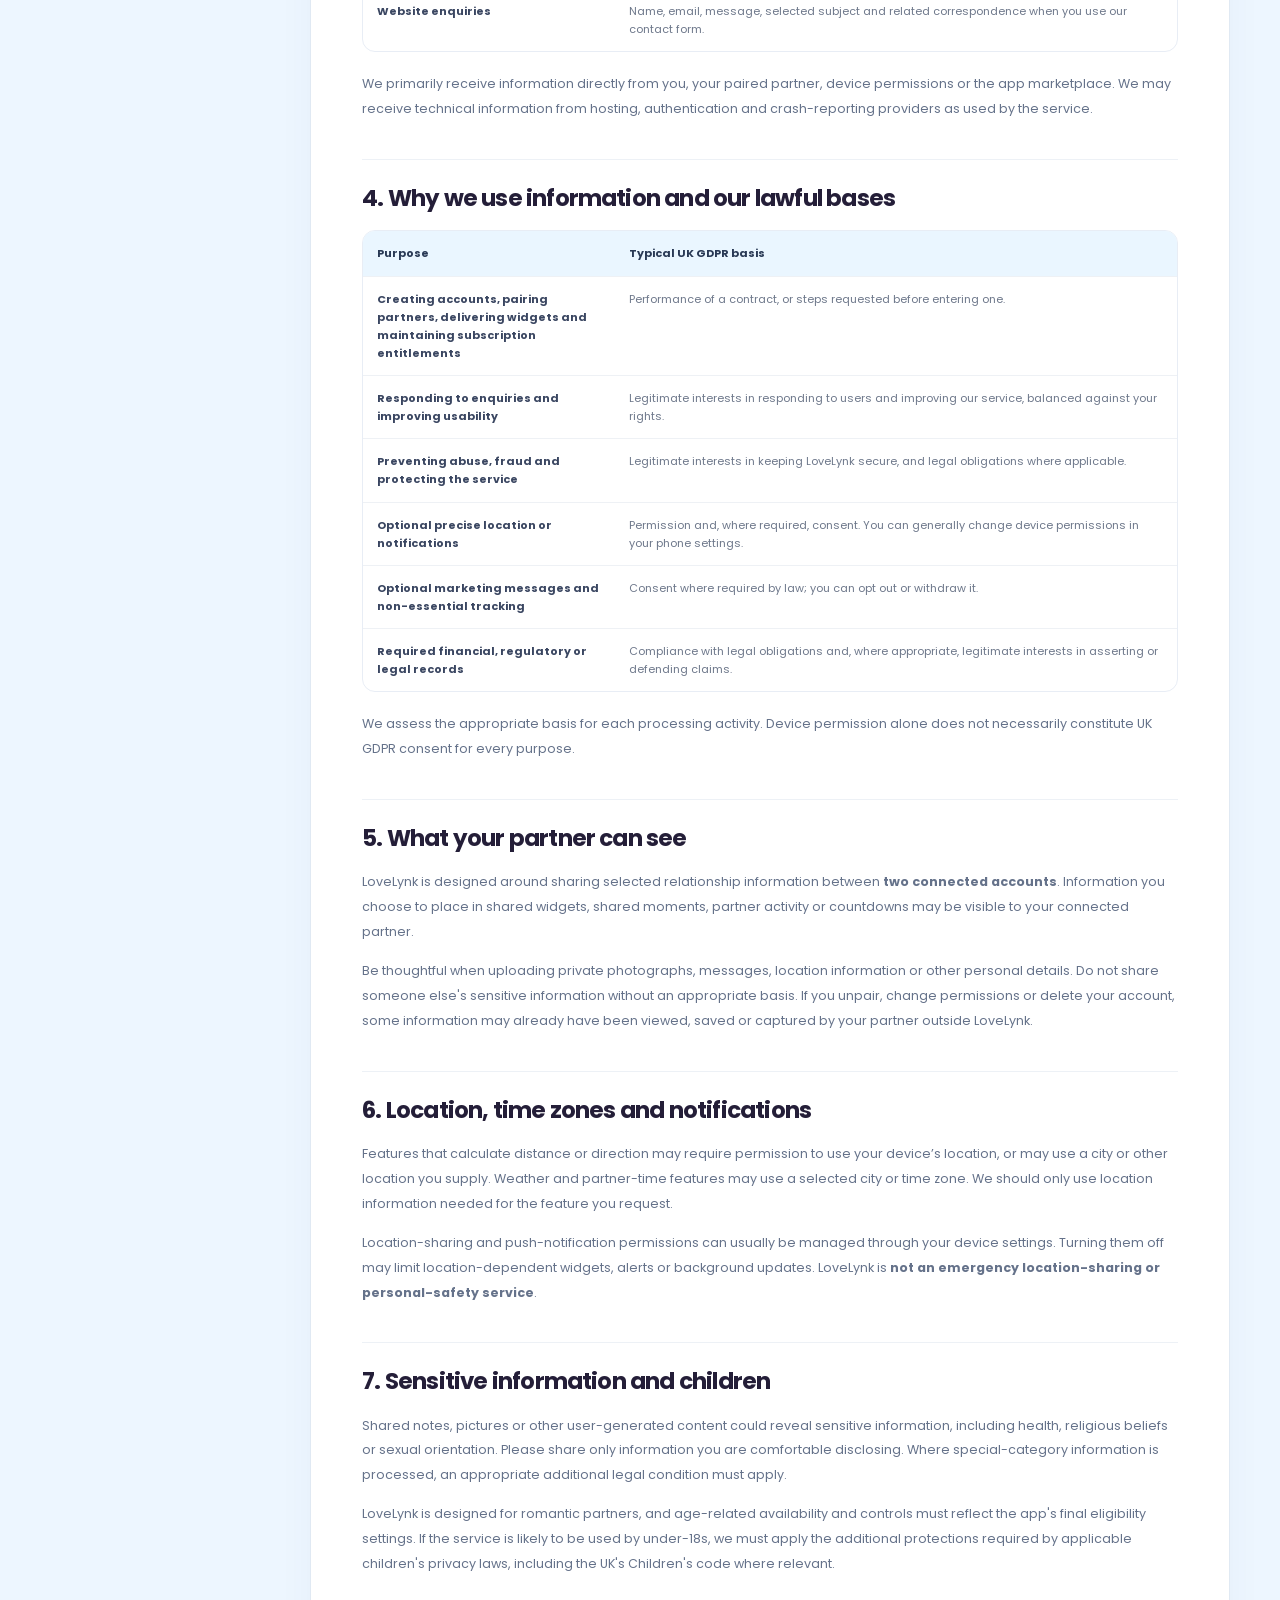
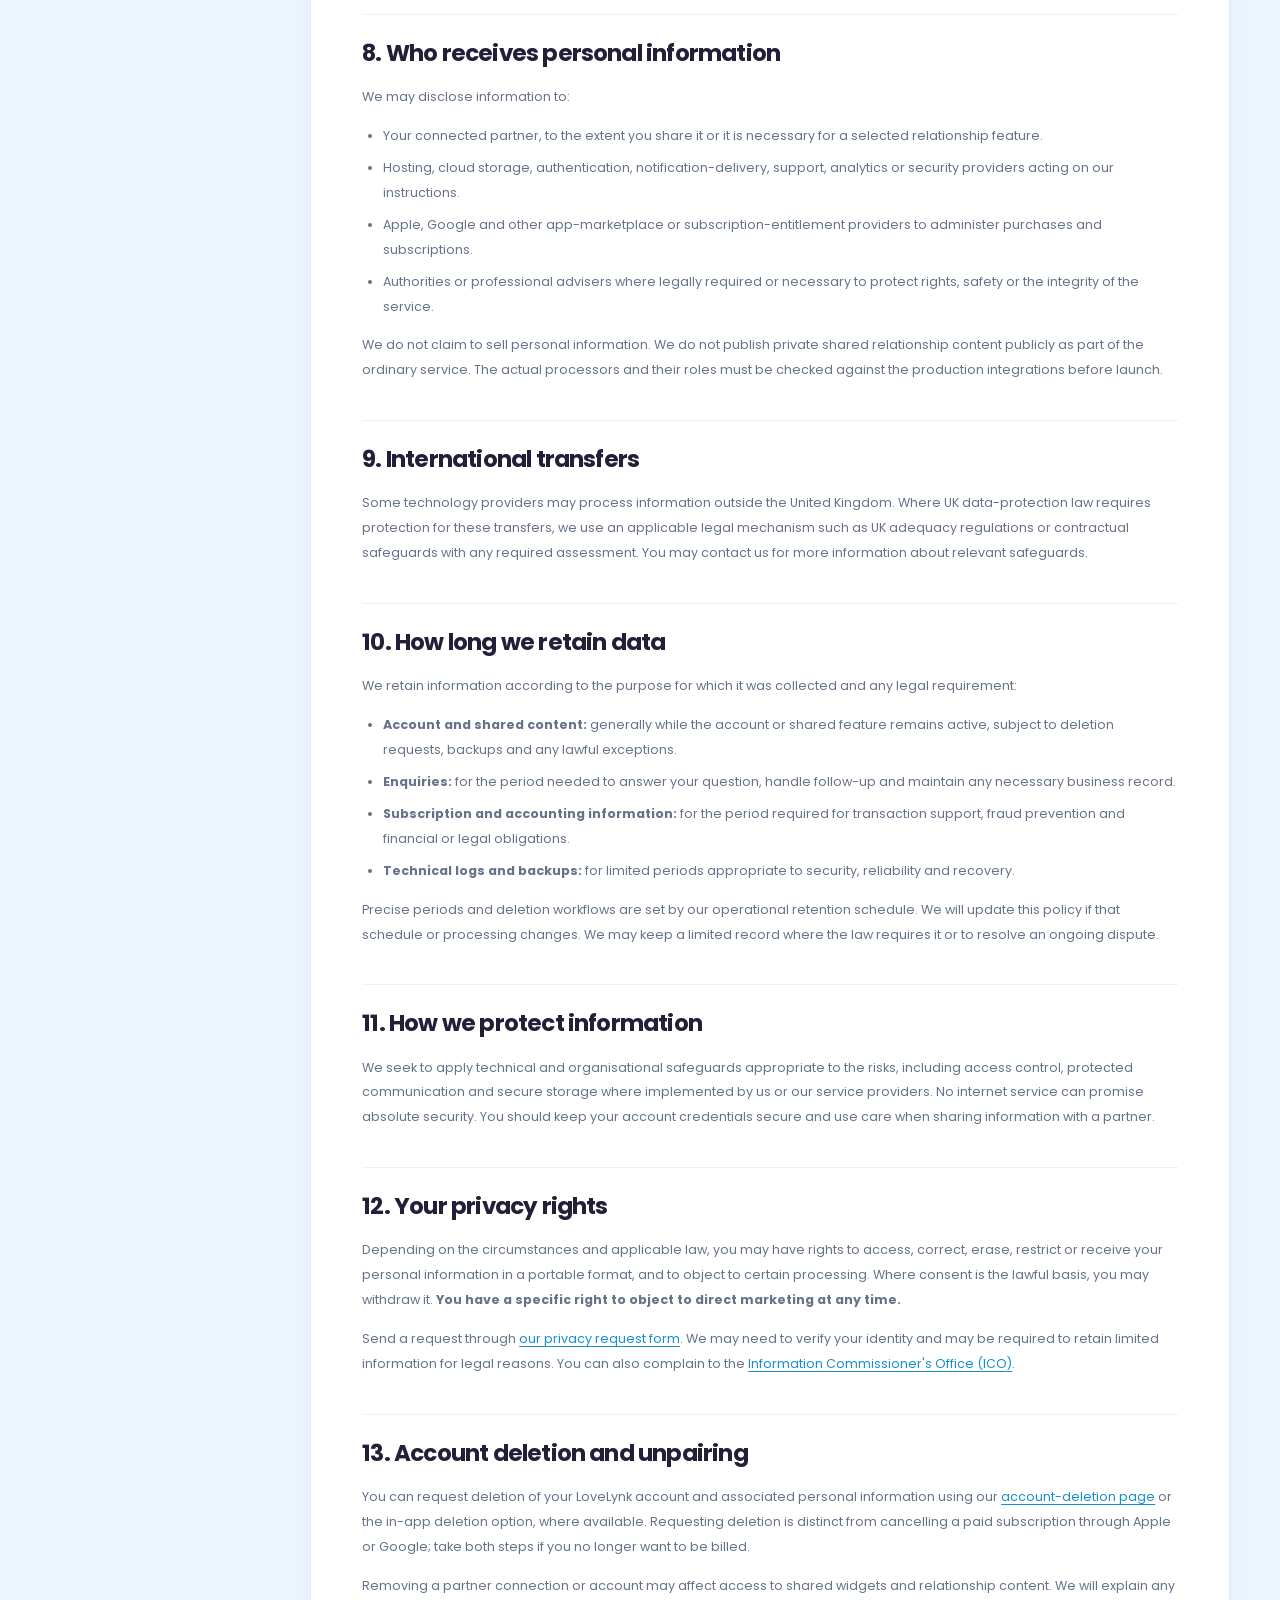
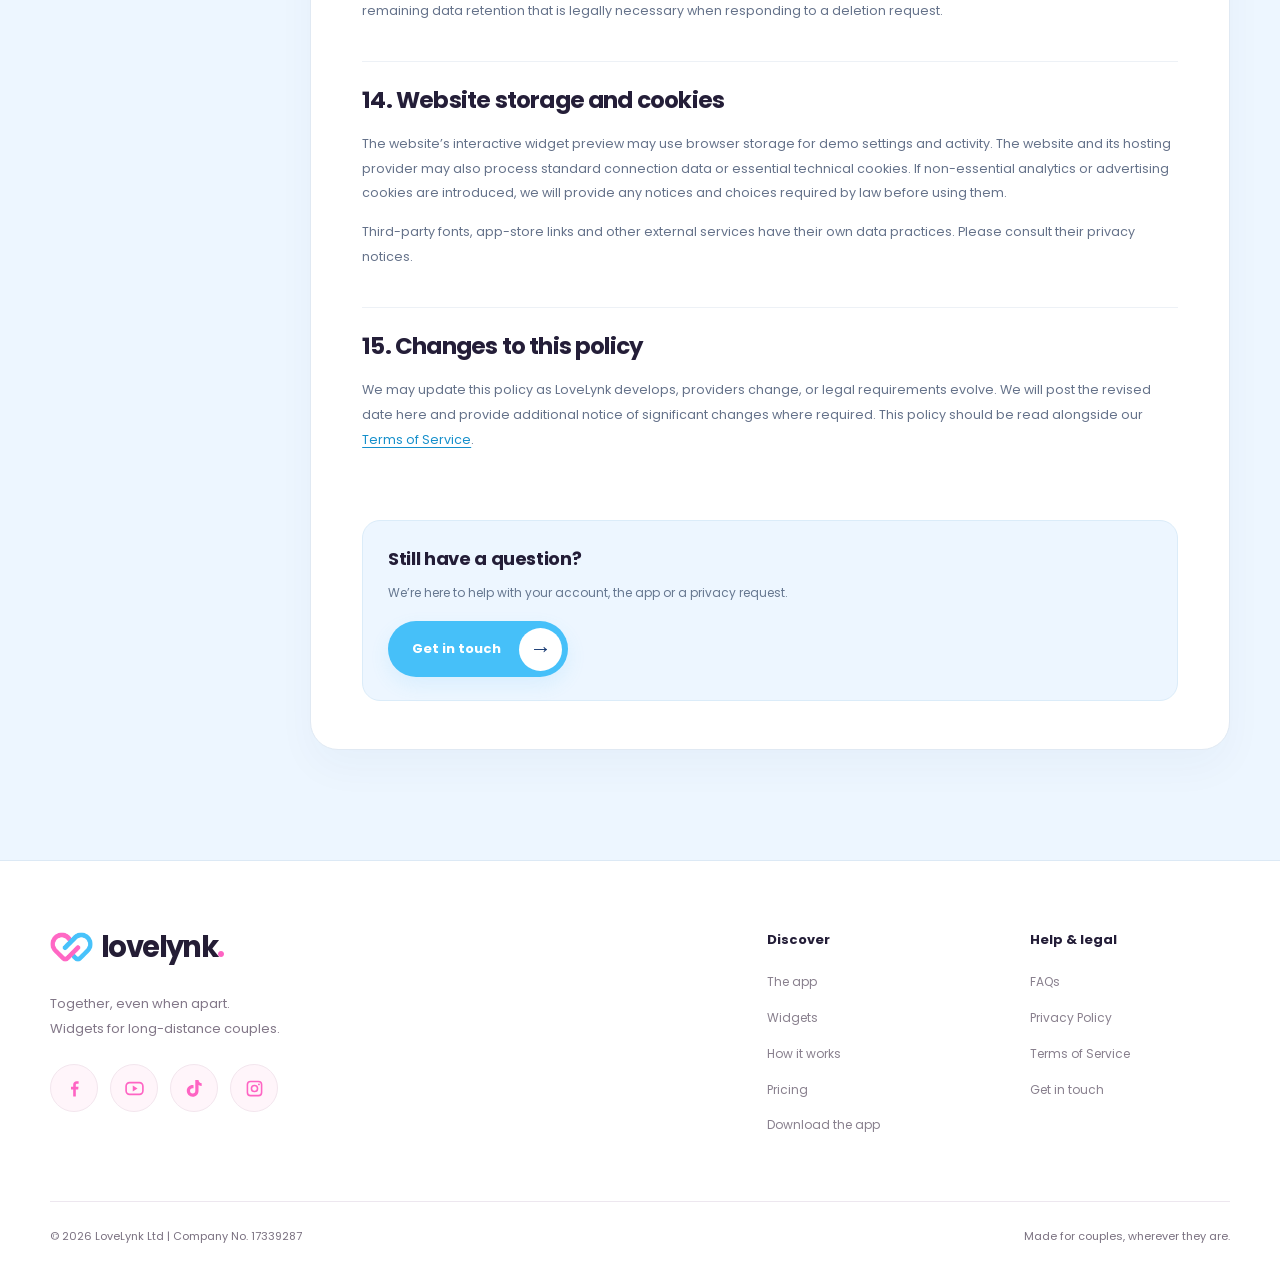
<file: privacy.html>
<!doctype html><html lang="en-GB"><head><meta charset="utf-8"><meta name="viewport" content="width=device-width,initial-scale=1,viewport-fit=cover"><meta name="theme-color" content="#EDF6FF"><meta name="author" content="LoveLynk Ltd"><link rel="icon" href="assets/favicon.png"><link rel="apple-touch-icon" href="assets/apple-touch-icon.png"><link rel="stylesheet" href="styles.css"><link rel="preconnect" href="https://fonts.googleapis.com"><link rel="preconnect" href="https://fonts.gstatic.com" crossorigin><link href="https://fonts.googleapis.com/css2?family=Poppins:wght@400;500;600;700;800&display=swap" rel="stylesheet"><meta name="description" content="How LoveLynk Ltd handles personal data across our website and couples app."><title>Privacy Policy | LoveLynk</title></head><body class="ll-subpage ll-legal-page"><a class="subpage-skip" href="#legal-content">Skip to content</a><header class="site-header subpage-header" id="top"><div class="container nav-inner"><a href="index.html" class="brand" aria-label="LoveLynk home"><img src="assets/lovelynk-mark.png" alt="" class="brand-symbol"><span>lovelynk<span class="brand-dot">.</span></span></a><nav class="desktop-nav" aria-label="Site navigation"><a href="index.html">Home</a><a href="index.html#widgets">Widgets</a><a href="index.html#pricing">Pricing</a><a href="index.html#faq">FAQs</a><a href="contact.html">Get in touch</a></nav><div class="subpage-header-action"><a href="index.html#download" class="subpage-top-cta">Get LoveLynk <span aria-hidden="true">↗</span></a></div><details class="subpage-mobile-nav"><summary aria-label="Open navigation"><span></span><span></span><span></span></summary><nav aria-label="Mobile site navigation"><a href="index.html">Home</a><a href="index.html#widgets">Widgets</a><a href="index.html#pricing">Pricing</a><a href="index.html#faq">FAQs</a><a href="contact.html">Get in touch</a></nav></details></div></header><main id="legal-content"><section class="subpage-hero"><div class="container"><div class="subpage-kicker"><span aria-hidden="true">♥</span> YOUR PRIVACY MATTERS</div><h1>Privacy <em>Policy.</em></h1><p>How we handle your information, what your partner may see and the choices you have.</p><div class="subpage-updated">Last updated: 10 November 2026 <span aria-hidden="true">·</span> LoveLynk Ltd</div></div></section><div class="container legal-frame"><aside class="legal-toc"><div class="legal-toc-card"><strong>On this page</strong><nav aria-label="Sections of Privacy Policy"><a href="#who-we-are">1. Who we are</a><a href="#scope">2. What this policy covers</a><a href="#data-we-collect">3. Information we collect</a><a href="#how-used">4. Why we use information and our lawful bases</a><a href="#partner-sharing">5. What your partner can see</a><a href="#location">6. Location, time zones and notifications</a><a href="#sensitive">7. Sensitive information and children</a><a href="#sharing">8. Who receives personal information</a><a href="#transfers">9. International transfers</a><a href="#retention">10. How long we retain data</a><a href="#security">11. How we protect information</a><a href="#your-rights">12. Your privacy rights</a><a href="#delete">13. Account deletion and unpairing</a><a href="#cookies">14. Website storage and cookies</a><a href="#changes">15. Changes to this policy</a></nav><div class="legal-toc-help">Have a question?<br><a href="contact.html">Contact our team <span aria-hidden="true">↗</span></a></div></div></aside><article class="legal-paper"><div class="legal-intro"><span class="legal-intro-mark">♡</span><p>This policy applies to the LoveLynk website and app features where available. We value simple explanations and clear choices.</p></div><section id="who-we-are" class="legal-section"><h2>1. Who we are</h2><p>LoveLynk is operated by <strong>LoveLynk Ltd</strong>, a company registered in England and Wales under company number <strong>17339287</strong>. Our registered office is <strong>3 Marco Polo House, Cook Way, Bindon Road, Taunton, TA2 6BJ, United Kingdom</strong>.</p><p>We are the controller of personal information processed for the LoveLynk website and, where we determine the purposes and means of processing, the LoveLynk mobile service. For privacy questions or rights requests, contact us using <a href="contact.html">our contact form</a> and select “Privacy or data request”.</p></section><section id="scope" class="legal-section"><h2>2. What this policy covers</h2><p>This policy describes how we handle personal information when you visit <strong>lovelynk.io</strong>, contact us, or use LoveLynk’s iOS/Android services if and when those features are made available. Some app functionality and integrations may vary by platform and stage of release.</p><p>It does not replace the privacy notices of Apple, Google, your mobile operating system or websites you visit via links from LoveLynk.</p></section><section id="data-we-collect" class="legal-section"><h2>3. Information we collect</h2><div class="legal-table-wrap"><table class="legal-table"><thead><tr><th>Category</th><th>Examples and when it may be collected</th></tr></thead><tbody><tr><td>Account and identity</td><td>Name or display name, email address, authentication identifier, profile image and account settings you provide.</td></tr><tr><td>Partner connection</td><td>Invitation and pairing codes, linked-account identifiers, selected initials, relationship dates and partner connection preferences.</td></tr><tr><td>Location-related data</td><td>Town/city, time zone, coordinates or approximate distance where you choose features such as Partner Distance, Love Compass, Partner Time or Partner Weather and grant applicable permissions.</td></tr><tr><td>Shared content</td><td>Messages, notes, emojis, mood updates, photos, shared plans, widgets, countdowns and interactions that you deliberately create or share through available features.</td></tr><tr><td>Subscriptions</td><td>Subscription status, entitlement and transaction references received from the relevant app marketplace or a payment-entitlement provider. We do not ordinarily need your full payment-card details to verify app-store purchases.</td></tr><tr><td>Device and technical</td><td>Operating system, app version, diagnostics, IP address, error reports and event/usage information when collected for operation, reliability or security.</td></tr><tr><td>Website enquiries</td><td>Name, email, message, selected subject and related correspondence when you use our contact form.</td></tr></tbody></table></div><p>We primarily receive information directly from you, your paired partner, device permissions or the app marketplace. We may receive technical information from hosting, authentication and crash-reporting providers as used by the service.</p></section><section id="how-used" class="legal-section"><h2>4. Why we use information and our lawful bases</h2><div class="legal-table-wrap"><table class="legal-table"><thead><tr><th>Purpose</th><th>Typical UK GDPR basis</th></tr></thead><tbody><tr><td>Creating accounts, pairing partners, delivering widgets and maintaining subscription entitlements</td><td>Performance of a contract, or steps requested before entering one.</td></tr><tr><td>Responding to enquiries and improving usability</td><td>Legitimate interests in responding to users and improving our service, balanced against your rights.</td></tr><tr><td>Preventing abuse, fraud and protecting the service</td><td>Legitimate interests in keeping LoveLynk secure, and legal obligations where applicable.</td></tr><tr><td>Optional precise location or notifications</td><td>Permission and, where required, consent. You can generally change device permissions in your phone settings.</td></tr><tr><td>Optional marketing messages and non-essential tracking</td><td>Consent where required by law; you can opt out or withdraw it.</td></tr><tr><td>Required financial, regulatory or legal records</td><td>Compliance with legal obligations and, where appropriate, legitimate interests in asserting or defending claims.</td></tr></tbody></table></div><p>We assess the appropriate basis for each processing activity. Device permission alone does not necessarily constitute UK GDPR consent for every purpose.</p></section><section id="partner-sharing" class="legal-section"><h2>5. What your partner can see</h2><p>LoveLynk is designed around sharing selected relationship information between <strong>two connected accounts</strong>. Information you choose to place in shared widgets, shared moments, partner activity or countdowns may be visible to your connected partner.</p><p>Be thoughtful when uploading private photographs, messages, location information or other personal details. Do not share someone else's sensitive information without an appropriate basis. If you unpair, change permissions or delete your account, some information may already have been viewed, saved or captured by your partner outside LoveLynk.</p></section><section id="location" class="legal-section"><h2>6. Location, time zones and notifications</h2><p>Features that calculate distance or direction may require permission to use your device’s location, or may use a city or other location you supply. Weather and partner-time features may use a selected city or time zone. We should only use location information needed for the feature you request.</p><p>Location-sharing and push-notification permissions can usually be managed through your device settings. Turning them off may limit location-dependent widgets, alerts or background updates. LoveLynk is <strong>not an emergency location-sharing or personal-safety service</strong>.</p></section><section id="sensitive" class="legal-section"><h2>7. Sensitive information and children</h2><p>Shared notes, pictures or other user-generated content could reveal sensitive information, including health, religious beliefs or sexual orientation. Please share only information you are comfortable disclosing. Where special-category information is processed, an appropriate additional legal condition must apply.</p><p>LoveLynk is designed for romantic partners, and age-related availability and controls must reflect the app's final eligibility settings. If the service is likely to be used by under-18s, we must apply the additional protections required by applicable children's privacy laws, including the UK's Children's code where relevant.</p></section><section id="sharing" class="legal-section"><h2>8. Who receives personal information</h2><p>We may disclose information to:</p><ul><li>Your connected partner, to the extent you share it or it is necessary for a selected relationship feature.</li><li>Hosting, cloud storage, authentication, notification-delivery, support, analytics or security providers acting on our instructions.</li><li>Apple, Google and other app-marketplace or subscription-entitlement providers to administer purchases and subscriptions.</li><li>Authorities or professional advisers where legally required or necessary to protect rights, safety or the integrity of the service.</li></ul><p>We do not claim to sell personal information. We do not publish private shared relationship content publicly as part of the ordinary service. The actual processors and their roles must be checked against the production integrations before launch.</p></section><section id="transfers" class="legal-section"><h2>9. International transfers</h2><p>Some technology providers may process information outside the United Kingdom. Where UK data-protection law requires protection for these transfers, we use an applicable legal mechanism such as UK adequacy regulations or contractual safeguards with any required assessment. You may contact us for more information about relevant safeguards.</p></section><section id="retention" class="legal-section"><h2>10. How long we retain data</h2><p>We retain information according to the purpose for which it was collected and any legal requirement:</p><ul><li><strong>Account and shared content:</strong> generally while the account or shared feature remains active, subject to deletion requests, backups and any lawful exceptions.</li><li><strong>Enquiries:</strong> for the period needed to answer your question, handle follow-up and maintain any necessary business record.</li><li><strong>Subscription and accounting information:</strong> for the period required for transaction support, fraud prevention and financial or legal obligations.</li><li><strong>Technical logs and backups:</strong> for limited periods appropriate to security, reliability and recovery.</li></ul><p>Precise periods and deletion workflows are set by our operational retention schedule. We will update this policy if that schedule or processing changes. We may keep a limited record where the law requires it or to resolve an ongoing dispute.</p></section><section id="security" class="legal-section"><h2>11. How we protect information</h2><p>We seek to apply technical and organisational safeguards appropriate to the risks, including access control, protected communication and secure storage where implemented by us or our service providers. No internet service can promise absolute security. You should keep your account credentials secure and use care when sharing information with a partner.</p></section><section id="your-rights" class="legal-section"><h2>12. Your privacy rights</h2><p>Depending on the circumstances and applicable law, you may have rights to access, correct, erase, restrict or receive your personal information in a portable format, and to object to certain processing. Where consent is the lawful basis, you may withdraw it. <strong>You have a specific right to object to direct marketing at any time.</strong></p><p>Send a request through <a href="contact.html?topic=privacy">our privacy request form</a>. We may need to verify your identity and may be required to retain limited information for legal reasons. You can also complain to the <a href="https://ico.org.uk/make-a-complaint/" target="_blank" rel="noopener noreferrer">Information Commissioner's Office (ICO)</a>.</p></section><section id="delete" class="legal-section"><h2>13. Account deletion and unpairing</h2><p>You can request deletion of your LoveLynk account and associated personal information using our <a href="account-deletion.html">account-deletion page</a> or the in-app deletion option, where available. Requesting deletion is distinct from cancelling a paid subscription through Apple or Google; take both steps if you no longer want to be billed.</p><p>Removing a partner connection or account may affect access to shared widgets and relationship content. We will explain any remaining data retention that is legally necessary when responding to a deletion request.</p></section><section id="cookies" class="legal-section"><h2>14. Website storage and cookies</h2><p>The website’s interactive widget preview may use browser storage for demo settings and activity. The website and its hosting provider may also process standard connection data or essential technical cookies. If non-essential analytics or advertising cookies are introduced, we will provide any notices and choices required by law before using them.</p><p>Third-party fonts, app-store links and other external services have their own data practices. Please consult their privacy notices.</p></section><section id="changes" class="legal-section"><h2>15. Changes to this policy</h2><p>We may update this policy as LoveLynk develops, providers change, or legal requirements evolve. We will post the revised date here and provide additional notice of significant changes where required. This policy should be read alongside our <a href="terms.html">Terms of Service</a>.</p></section><div class="legal-end"><strong>Still have a question?</strong><p>We’re here to help with your account, the app or a privacy request.</p><a class="ll-subpage-button" href="contact.html"><span>Get in touch</span><span class="ll-subpage-arrow" aria-hidden="true">→</span></a></div></article></div></main><footer class="footer"><div class="container"><div class="footer-main"><div class="footer-brand-col"><a class="brand footer-brand" href="index.html#top"><img alt="" class="brand-symbol" src="assets/lovelynk-mark.png"/><span>lovelynk<span class="brand-dot">.</span></span></a><p>Together, even when apart.<br/>Widgets for long-distance couples.</p><div class="footer-social"><span class="social-profile-pending" role="img" aria-label="LoveLynk Facebook icon; profile link coming soon" title="Facebook profile link coming soon"><svg aria-hidden="true" height="18" viewbox="0 0 24 24" width="18"><path d="M13.5 21v-8h2.7l.4-3h-3.1V8.1c0-.9.3-1.6 1.7-1.6h1.5V3.8c-.3 0-1.2-.1-2.3-.1-2.3 0-3.9 1.4-3.9 4.1V10H8v3h2.5v8h3z" fill="currentColor"></path></svg></span><span aria-label="LoveLynk YouTube icon; channel link coming soon" class="social-profile-pending" role="img" title="YouTube channel link coming soon"><svg aria-hidden="true" height="21" viewbox="0 0 24 24" width="21"><rect fill="none" height="13.4" rx="4" stroke="currentColor" stroke-width="1.9" width="19.2" x="2.4" y="5.3"></rect><path d="m10 8.6 5.5 3.4-5.5 3.4z" fill="currentColor"></path></svg></span><a aria-label="LoveLynk on TikTok" href="https://www.tiktok.com/@lovelynk_app" rel="noopener noreferrer" target="_blank"><svg aria-hidden="true" height="21" viewbox="0 0 24 24" width="21"><path d="M16.6 2.3c.2 2.1 1.5 3.5 3.6 3.7v3.1a8.2 8.2 0 0 1-3.6-1.1v6.5c0 4.1-2.7 6.9-6.7 6.9-3.9 0-6.7-3-6.7-6.7s2.9-6.6 6.7-6.6c.4 0 .7 0 1 .1v3.5a3.5 3.5 0 0 0-1-.1 3 3 0 1 0 3 3V2.3h3.7z" fill="currentColor"></path></svg></a><a aria-label="LoveLynk on Instagram" href="https://www.instagram.com/lovelynk_app/" rel="noopener noreferrer" target="_blank"><svg aria-hidden="true" height="18" viewbox="0 0 24 24" width="18"><path d="M7.5 3h9A4.5 4.5 0 0 1 21 7.5v9a4.5 4.5 0 0 1-4.5 4.5h-9A4.5 4.5 0 0 1 3 16.5v-9A4.5 4.5 0 0 1 7.5 3zm0 1.8A2.7 2.7 0 0 0 4.8 7.5v9a2.7 2.7 0 0 0 2.7 2.7h9a2.7 2.7 0 0 0 2.7-2.7v-9a2.7 2.7 0 0 0-2.7-2.7h-9zm9.6 1.4a1.1 1.1 0 1 1 0 2.2 1.1 1.1 0 0 1 0-2.2zM12 7.6A4.4 4.4 0 1 1 7.6 12 4.4 4.4 0 0 1 12 7.6zm0 1.8A2.6 2.6 0 1 0 14.6 12 2.6 2.6 0 0 0 12 9.4z" fill="currentColor"></path></svg></a></div></div><div class="footer-links"><div><strong>Discover</strong><a href="index.html#explore">The app</a><a href="index.html#widgets">Widgets</a><a href="index.html#how-it-works">How it works</a><a href="index.html#pricing">Pricing</a><a href="index.html#download">Download the app</a></div><div><strong>Help &amp; legal</strong><a href="index.html#faq">FAQs</a><a href="privacy.html">Privacy Policy</a><a href="terms.html">Terms of Service</a><a href="contact.html">Get in touch</a></div></div></div><div class="footer-bottom"><span>© <span id="copyrightYear">2026</span> LoveLynk Ltd | Company No. 17339287</span><span>Made for couples, wherever they are.</span></div></div></footer></body></html>
</file>
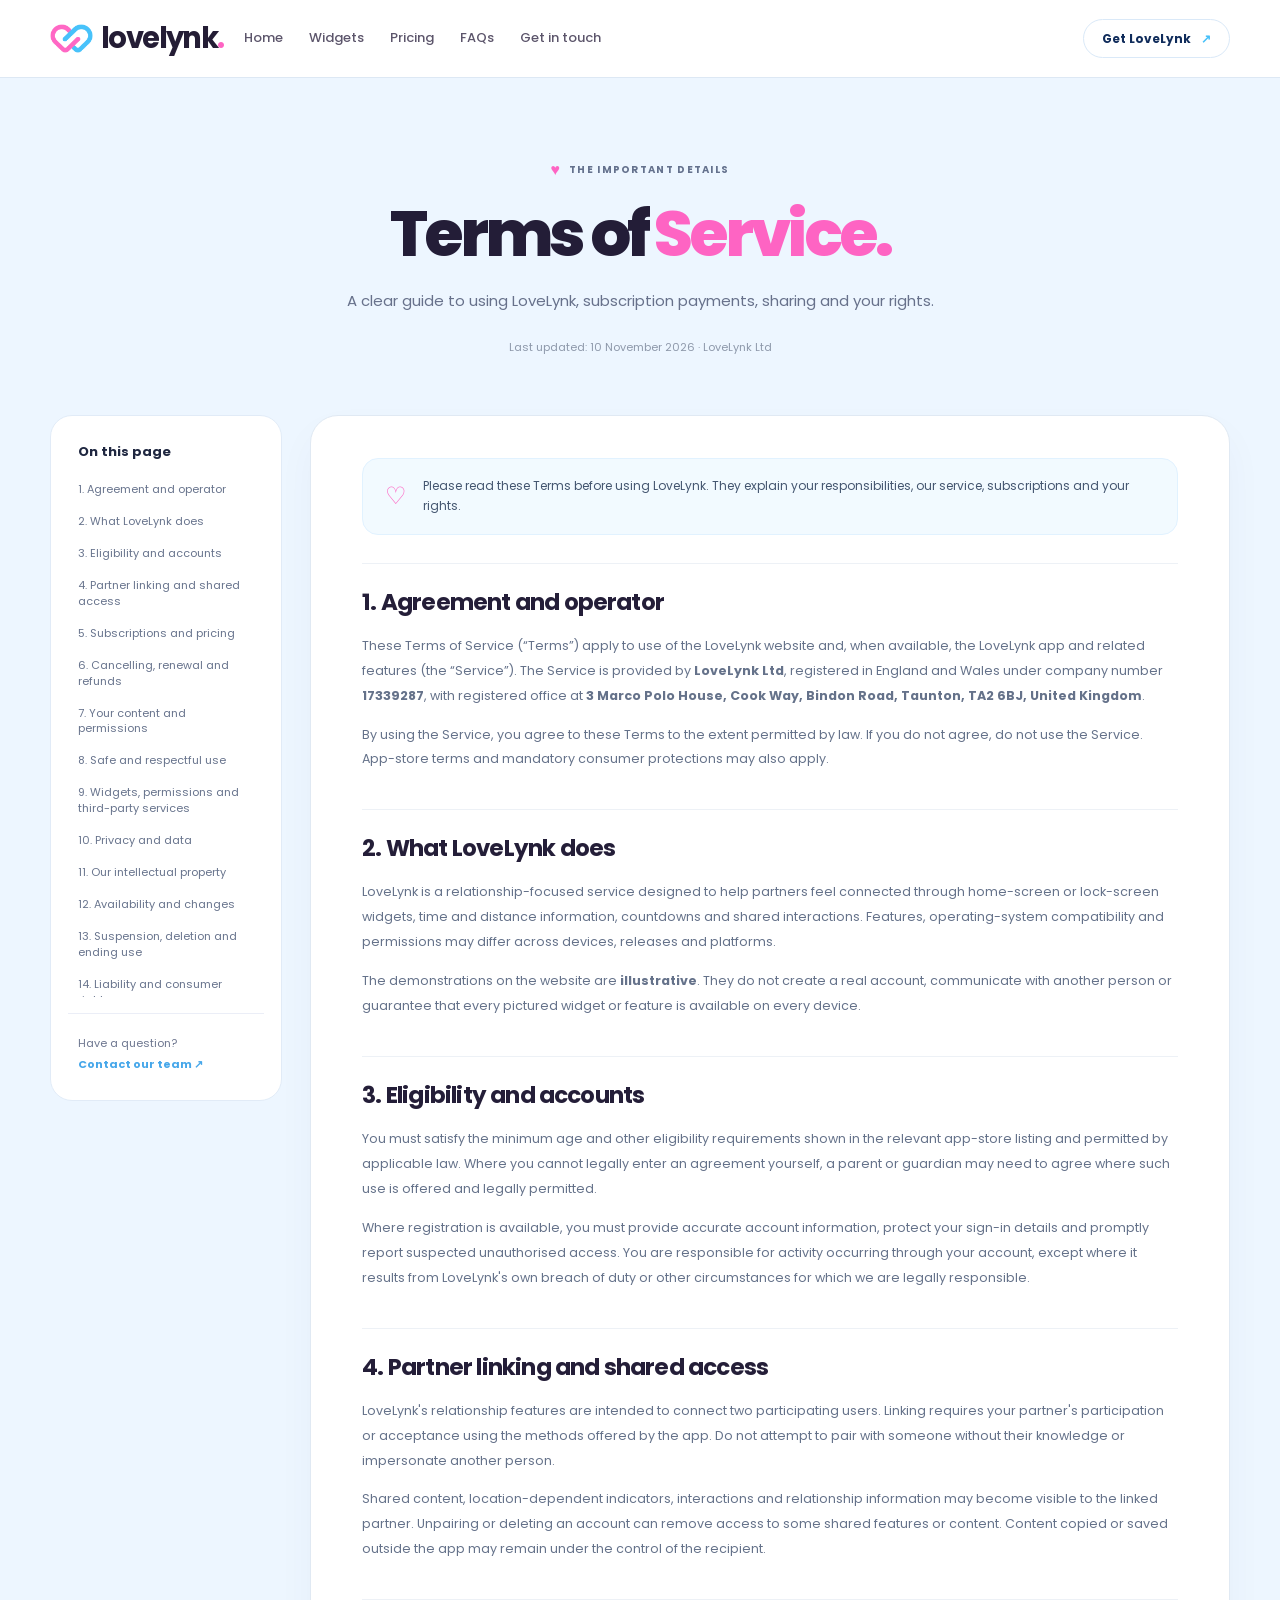
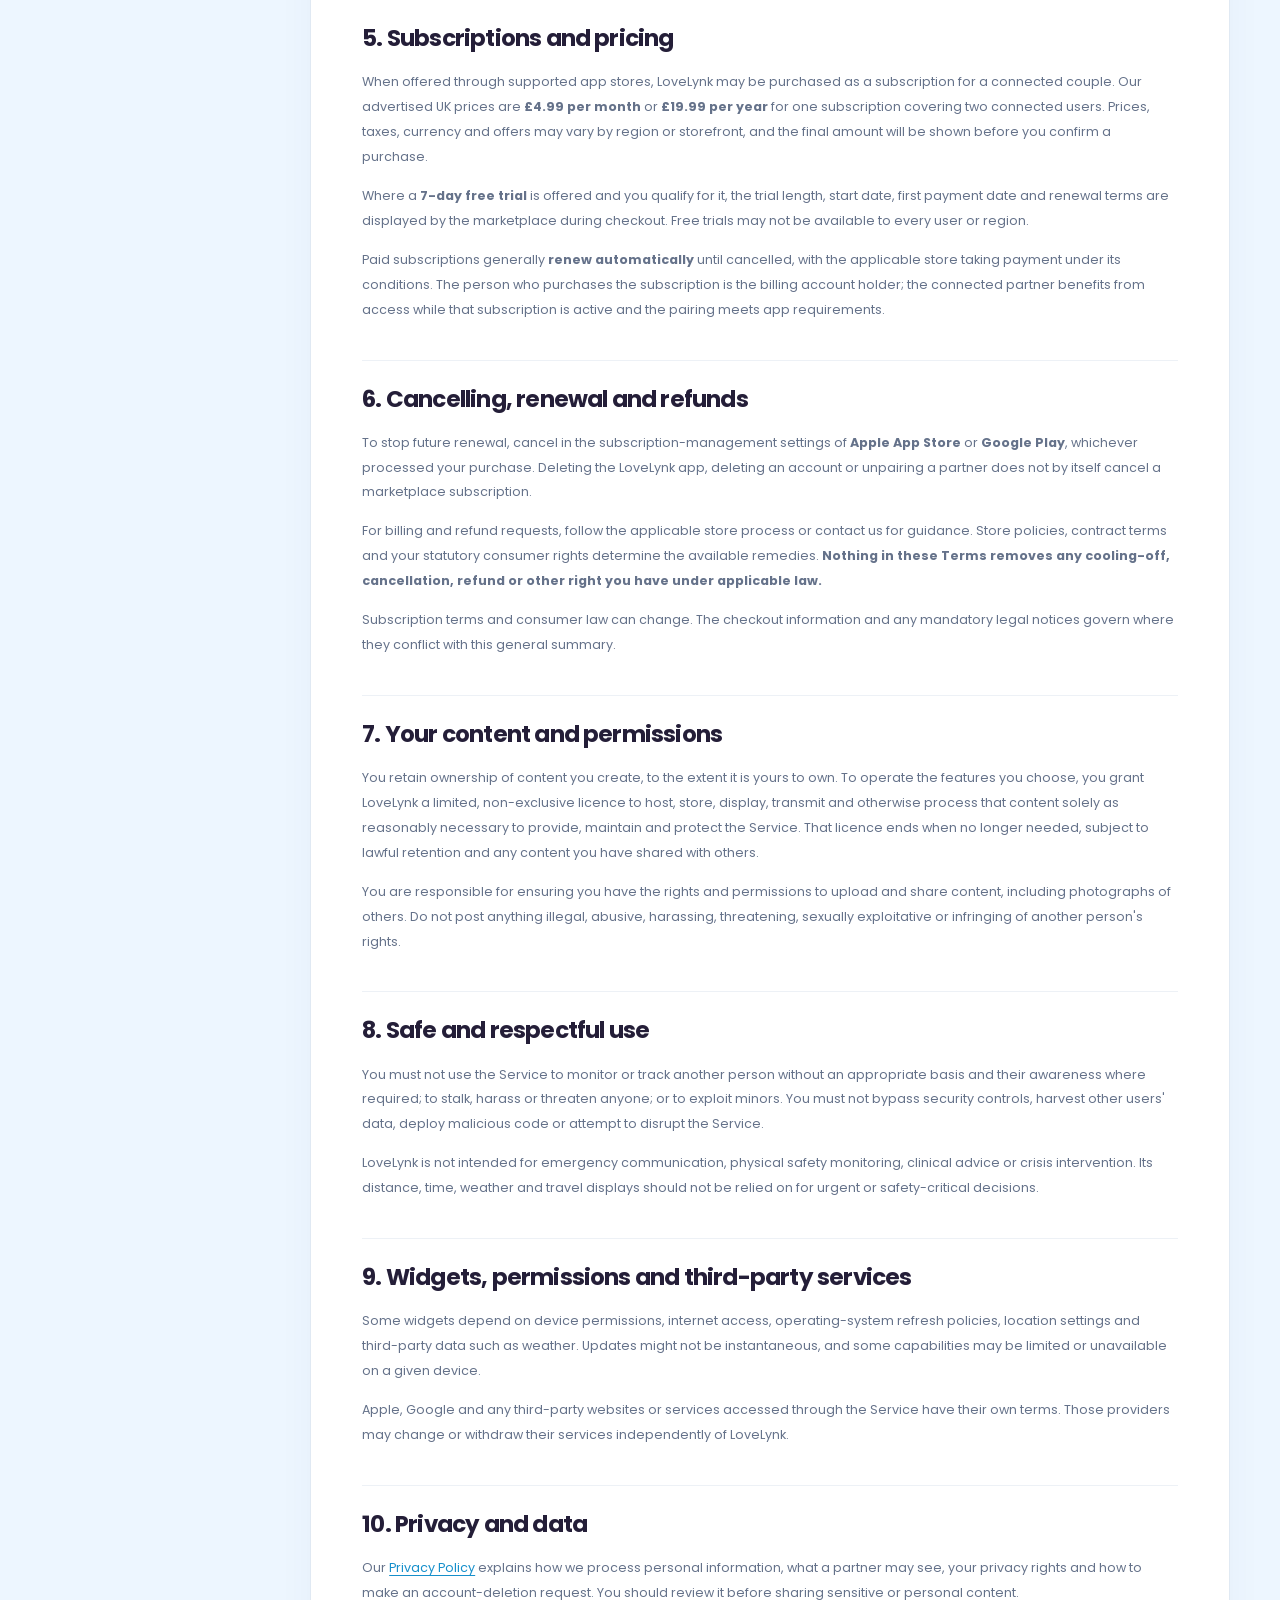
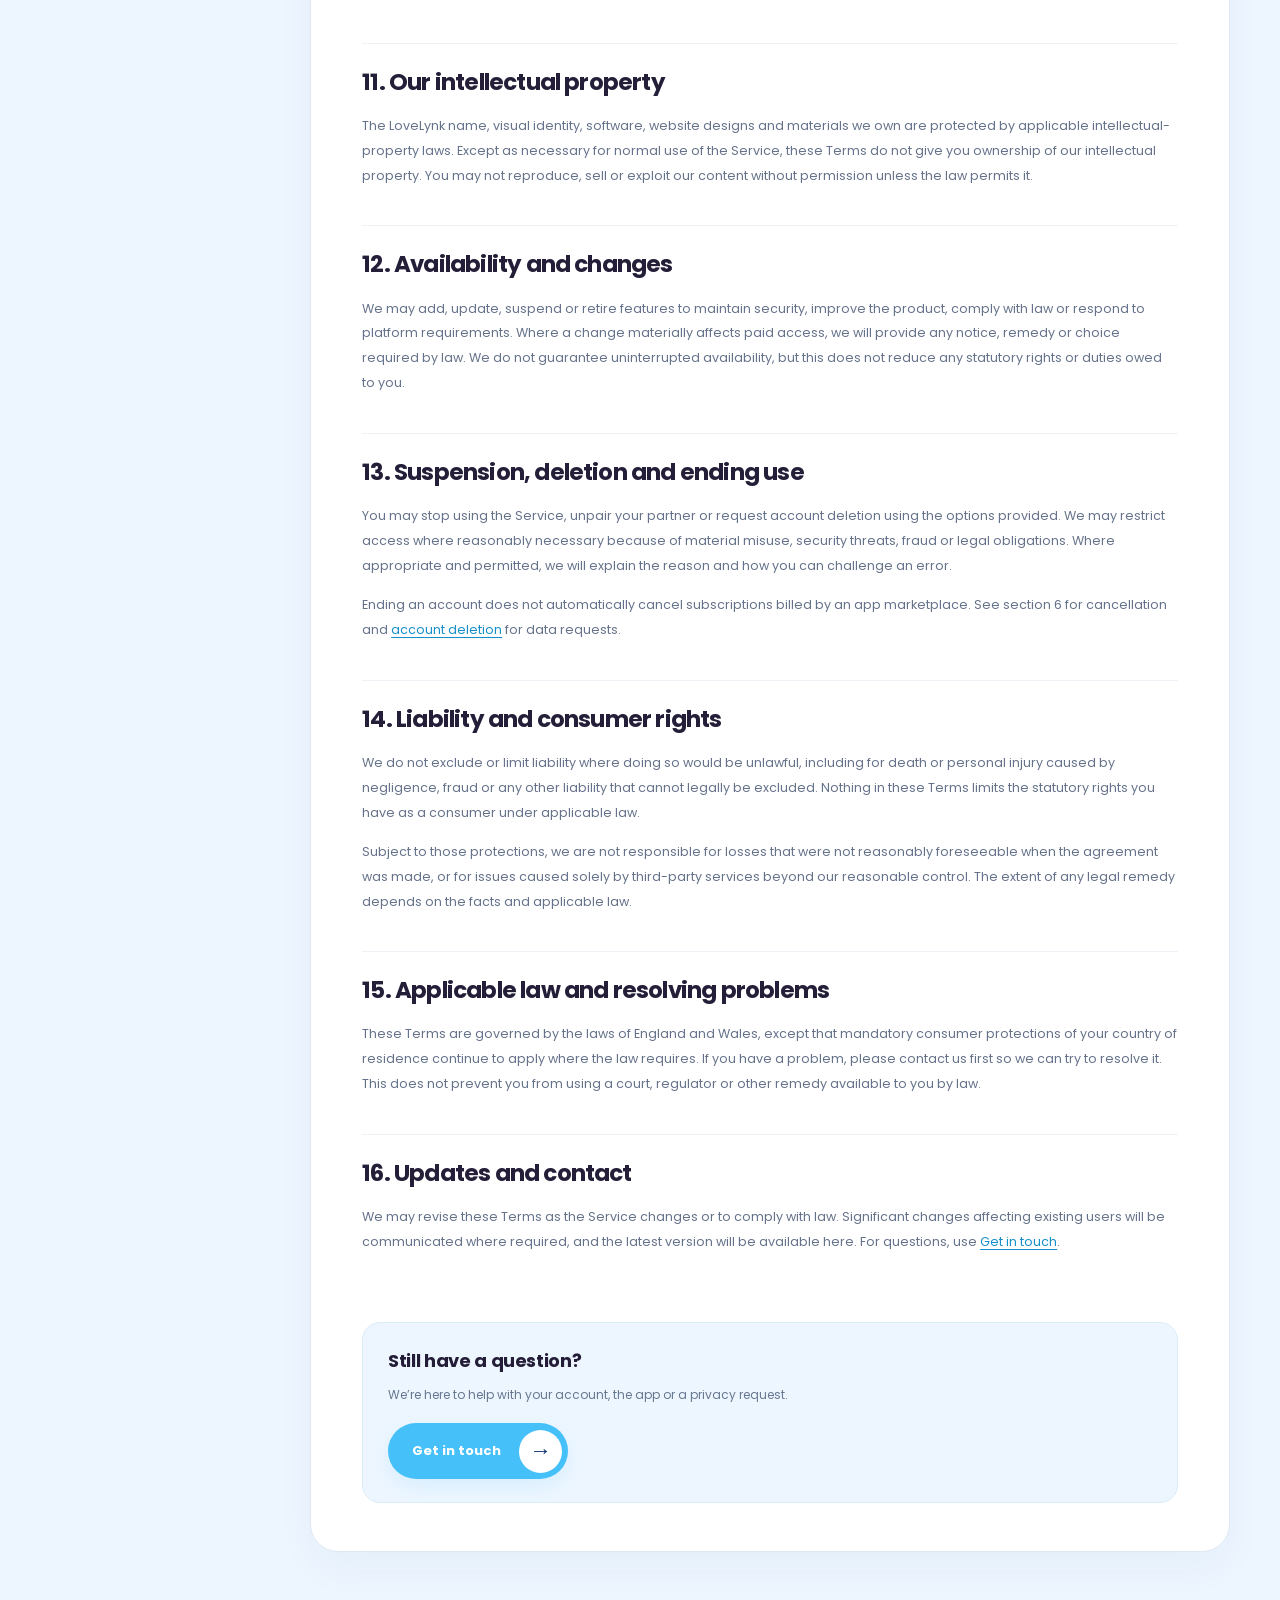
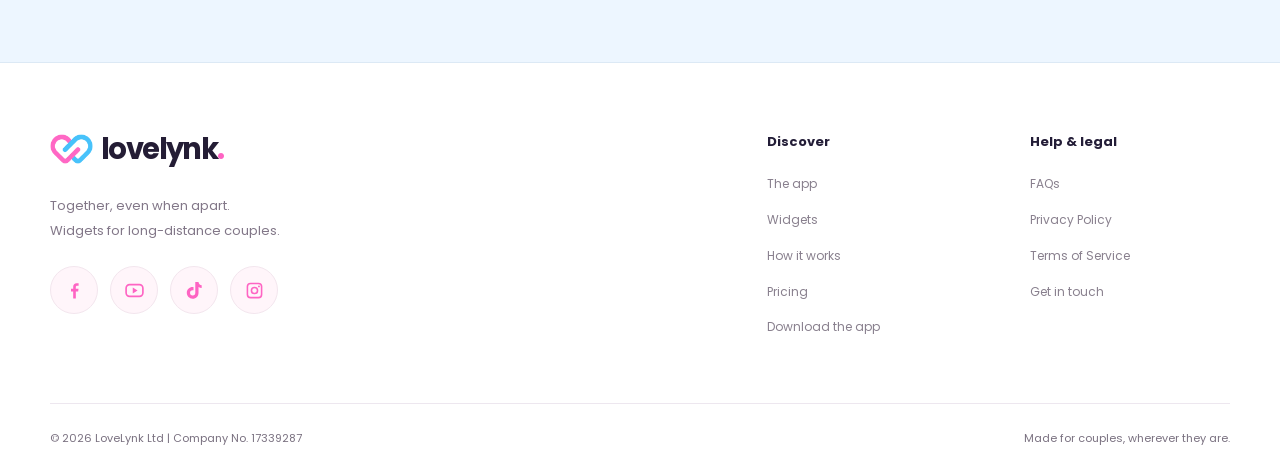
<file: terms.html>
<!doctype html><html lang="en-GB"><head><meta charset="utf-8"><meta name="viewport" content="width=device-width,initial-scale=1,viewport-fit=cover"><meta name="theme-color" content="#EDF6FF"><meta name="author" content="LoveLynk Ltd"><link rel="icon" href="assets/favicon.png"><link rel="apple-touch-icon" href="assets/apple-touch-icon.png"><link rel="stylesheet" href="styles.css"><link rel="preconnect" href="https://fonts.googleapis.com"><link rel="preconnect" href="https://fonts.gstatic.com" crossorigin><link href="https://fonts.googleapis.com/css2?family=Poppins:wght@400;500;600;700;800&display=swap" rel="stylesheet"><meta name="description" content="Terms for using LoveLynk, our subscription service and website."><title>Terms of Service | LoveLynk</title></head><body class="ll-subpage ll-legal-page"><a class="subpage-skip" href="#legal-content">Skip to content</a><header class="site-header subpage-header" id="top"><div class="container nav-inner"><a href="index.html" class="brand" aria-label="LoveLynk home"><img src="assets/lovelynk-mark.png" alt="" class="brand-symbol"><span>lovelynk<span class="brand-dot">.</span></span></a><nav class="desktop-nav" aria-label="Site navigation"><a href="index.html">Home</a><a href="index.html#widgets">Widgets</a><a href="index.html#pricing">Pricing</a><a href="index.html#faq">FAQs</a><a href="contact.html">Get in touch</a></nav><div class="subpage-header-action"><a href="index.html#download" class="subpage-top-cta">Get LoveLynk <span aria-hidden="true">↗</span></a></div><details class="subpage-mobile-nav"><summary aria-label="Open navigation"><span></span><span></span><span></span></summary><nav aria-label="Mobile site navigation"><a href="index.html">Home</a><a href="index.html#widgets">Widgets</a><a href="index.html#pricing">Pricing</a><a href="index.html#faq">FAQs</a><a href="contact.html">Get in touch</a></nav></details></div></header><main id="legal-content"><section class="subpage-hero"><div class="container"><div class="subpage-kicker"><span aria-hidden="true">♥</span> THE IMPORTANT DETAILS</div><h1>Terms of <em>Service.</em></h1><p>A clear guide to using LoveLynk, subscription payments, sharing and your rights.</p><div class="subpage-updated">Last updated: 10 November 2026 <span aria-hidden="true">·</span> LoveLynk Ltd</div></div></section><div class="container legal-frame"><aside class="legal-toc"><div class="legal-toc-card"><strong>On this page</strong><nav aria-label="Sections of Terms of Service"><a href="#agreement">1. Agreement and operator</a><a href="#service">2. What LoveLynk does</a><a href="#eligibility">3. Eligibility and accounts</a><a href="#pairing">4. Partner linking and shared access</a><a href="#subscriptions">5. Subscriptions and pricing</a><a href="#cancel">6. Cancelling, renewal and refunds</a><a href="#content">7. Your content and permissions</a><a href="#safety">8. Safe and respectful use</a><a href="#locations">9. Widgets, permissions and third-party services</a><a href="#privacy">10. Privacy and data</a><a href="#ip">11. Our intellectual property</a><a href="#availability">12. Availability and changes</a><a href="#termination">13. Suspension, deletion and ending use</a><a href="#liability">14. Liability and consumer rights</a><a href="#law">15. Applicable law and resolving problems</a><a href="#changes">16. Updates and contact</a></nav><div class="legal-toc-help">Have a question?<br><a href="contact.html">Contact our team <span aria-hidden="true">↗</span></a></div></div></aside><article class="legal-paper"><div class="legal-intro"><span class="legal-intro-mark">♡</span><p>Please read these Terms before using LoveLynk. They explain your responsibilities, our service, subscriptions and your rights.</p></div><section id="agreement" class="legal-section"><h2>1. Agreement and operator</h2><p>These Terms of Service (“Terms”) apply to use of the LoveLynk website and, when available, the LoveLynk app and related features (the “Service”). The Service is provided by <strong>LoveLynk Ltd</strong>, registered in England and Wales under company number <strong>17339287</strong>, with registered office at <strong>3 Marco Polo House, Cook Way, Bindon Road, Taunton, TA2 6BJ, United Kingdom</strong>.</p><p>By using the Service, you agree to these Terms to the extent permitted by law. If you do not agree, do not use the Service. App-store terms and mandatory consumer protections may also apply.</p></section><section id="service" class="legal-section"><h2>2. What LoveLynk does</h2><p>LoveLynk is a relationship-focused service designed to help partners feel connected through home-screen or lock-screen widgets, time and distance information, countdowns and shared interactions. Features, operating-system compatibility and permissions may differ across devices, releases and platforms.</p><p>The demonstrations on the website are <strong>illustrative</strong>. They do not create a real account, communicate with another person or guarantee that every pictured widget or feature is available on every device.</p></section><section id="eligibility" class="legal-section"><h2>3. Eligibility and accounts</h2><p>You must satisfy the minimum age and other eligibility requirements shown in the relevant app-store listing and permitted by applicable law. Where you cannot legally enter an agreement yourself, a parent or guardian may need to agree where such use is offered and legally permitted.</p><p>Where registration is available, you must provide accurate account information, protect your sign-in details and promptly report suspected unauthorised access. You are responsible for activity occurring through your account, except where it results from LoveLynk's own breach of duty or other circumstances for which we are legally responsible.</p></section><section id="pairing" class="legal-section"><h2>4. Partner linking and shared access</h2><p>LoveLynk's relationship features are intended to connect two participating users. Linking requires your partner's participation or acceptance using the methods offered by the app. Do not attempt to pair with someone without their knowledge or impersonate another person.</p><p>Shared content, location-dependent indicators, interactions and relationship information may become visible to the linked partner. Unpairing or deleting an account can remove access to some shared features or content. Content copied or saved outside the app may remain under the control of the recipient.</p></section><section id="subscriptions" class="legal-section"><h2>5. Subscriptions and pricing</h2><p>When offered through supported app stores, LoveLynk may be purchased as a subscription for a connected couple. Our advertised UK prices are <strong>£4.99 per month</strong> or <strong>£19.99 per year</strong> for one subscription covering two connected users. Prices, taxes, currency and offers may vary by region or storefront, and the final amount will be shown before you confirm a purchase.</p><p>Where a <strong>7-day free trial</strong> is offered and you qualify for it, the trial length, start date, first payment date and renewal terms are displayed by the marketplace during checkout. Free trials may not be available to every user or region.</p><p>Paid subscriptions generally <strong>renew automatically</strong> until cancelled, with the applicable store taking payment under its conditions. The person who purchases the subscription is the billing account holder; the connected partner benefits from access while that subscription is active and the pairing meets app requirements.</p></section><section id="cancel" class="legal-section"><h2>6. Cancelling, renewal and refunds</h2><p>To stop future renewal, cancel in the subscription-management settings of <strong>Apple App Store</strong> or <strong>Google Play</strong>, whichever processed your purchase. Deleting the LoveLynk app, deleting an account or unpairing a partner does not by itself cancel a marketplace subscription.</p><p>For billing and refund requests, follow the applicable store process or contact us for guidance. Store policies, contract terms and your statutory consumer rights determine the available remedies. <strong>Nothing in these Terms removes any cooling-off, cancellation, refund or other right you have under applicable law.</strong></p><p>Subscription terms and consumer law can change. The checkout information and any mandatory legal notices govern where they conflict with this general summary.</p></section><section id="content" class="legal-section"><h2>7. Your content and permissions</h2><p>You retain ownership of content you create, to the extent it is yours to own. To operate the features you choose, you grant LoveLynk a limited, non-exclusive licence to host, store, display, transmit and otherwise process that content solely as reasonably necessary to provide, maintain and protect the Service. That licence ends when no longer needed, subject to lawful retention and any content you have shared with others.</p><p>You are responsible for ensuring you have the rights and permissions to upload and share content, including photographs of others. Do not post anything illegal, abusive, harassing, threatening, sexually exploitative or infringing of another person's rights.</p></section><section id="safety" class="legal-section"><h2>8. Safe and respectful use</h2><p>You must not use the Service to monitor or track another person without an appropriate basis and their awareness where required; to stalk, harass or threaten anyone; or to exploit minors. You must not bypass security controls, harvest other users' data, deploy malicious code or attempt to disrupt the Service.</p><p>LoveLynk is not intended for emergency communication, physical safety monitoring, clinical advice or crisis intervention. Its distance, time, weather and travel displays should not be relied on for urgent or safety-critical decisions.</p></section><section id="locations" class="legal-section"><h2>9. Widgets, permissions and third-party services</h2><p>Some widgets depend on device permissions, internet access, operating-system refresh policies, location settings and third-party data such as weather. Updates might not be instantaneous, and some capabilities may be limited or unavailable on a given device.</p><p>Apple, Google and any third-party websites or services accessed through the Service have their own terms. Those providers may change or withdraw their services independently of LoveLynk.</p></section><section id="privacy" class="legal-section"><h2>10. Privacy and data</h2><p>Our <a href="privacy.html">Privacy Policy</a> explains how we process personal information, what a partner may see, your privacy rights and how to make an account-deletion request. You should review it before sharing sensitive or personal content.</p></section><section id="ip" class="legal-section"><h2>11. Our intellectual property</h2><p>The LoveLynk name, visual identity, software, website designs and materials we own are protected by applicable intellectual-property laws. Except as necessary for normal use of the Service, these Terms do not give you ownership of our intellectual property. You may not reproduce, sell or exploit our content without permission unless the law permits it.</p></section><section id="availability" class="legal-section"><h2>12. Availability and changes</h2><p>We may add, update, suspend or retire features to maintain security, improve the product, comply with law or respond to platform requirements. Where a change materially affects paid access, we will provide any notice, remedy or choice required by law. We do not guarantee uninterrupted availability, but this does not reduce any statutory rights or duties owed to you.</p></section><section id="termination" class="legal-section"><h2>13. Suspension, deletion and ending use</h2><p>You may stop using the Service, unpair your partner or request account deletion using the options provided. We may restrict access where reasonably necessary because of material misuse, security threats, fraud or legal obligations. Where appropriate and permitted, we will explain the reason and how you can challenge an error.</p><p>Ending an account does not automatically cancel subscriptions billed by an app marketplace. See section 6 for cancellation and <a href="account-deletion.html">account deletion</a> for data requests.</p></section><section id="liability" class="legal-section"><h2>14. Liability and consumer rights</h2><p>We do not exclude or limit liability where doing so would be unlawful, including for death or personal injury caused by negligence, fraud or any other liability that cannot legally be excluded. Nothing in these Terms limits the statutory rights you have as a consumer under applicable law.</p><p>Subject to those protections, we are not responsible for losses that were not reasonably foreseeable when the agreement was made, or for issues caused solely by third-party services beyond our reasonable control. The extent of any legal remedy depends on the facts and applicable law.</p></section><section id="law" class="legal-section"><h2>15. Applicable law and resolving problems</h2><p>These Terms are governed by the laws of England and Wales, except that mandatory consumer protections of your country of residence continue to apply where the law requires. If you have a problem, please contact us first so we can try to resolve it. This does not prevent you from using a court, regulator or other remedy available to you by law.</p></section><section id="changes" class="legal-section"><h2>16. Updates and contact</h2><p>We may revise these Terms as the Service changes or to comply with law. Significant changes affecting existing users will be communicated where required, and the latest version will be available here. For questions, use <a href="contact.html">Get in touch</a>.</p></section><div class="legal-end"><strong>Still have a question?</strong><p>We’re here to help with your account, the app or a privacy request.</p><a class="ll-subpage-button" href="contact.html"><span>Get in touch</span><span class="ll-subpage-arrow" aria-hidden="true">→</span></a></div></article></div></main><footer class="footer"><div class="container"><div class="footer-main"><div class="footer-brand-col"><a class="brand footer-brand" href="index.html#top"><img alt="" class="brand-symbol" src="assets/lovelynk-mark.png"/><span>lovelynk<span class="brand-dot">.</span></span></a><p>Together, even when apart.<br/>Widgets for long-distance couples.</p><div class="footer-social"><span class="social-profile-pending" role="img" aria-label="LoveLynk Facebook icon; profile link coming soon" title="Facebook profile link coming soon"><svg aria-hidden="true" height="18" viewbox="0 0 24 24" width="18"><path d="M13.5 21v-8h2.7l.4-3h-3.1V8.1c0-.9.3-1.6 1.7-1.6h1.5V3.8c-.3 0-1.2-.1-2.3-.1-2.3 0-3.9 1.4-3.9 4.1V10H8v3h2.5v8h3z" fill="currentColor"></path></svg></span><span aria-label="LoveLynk YouTube icon; channel link coming soon" class="social-profile-pending" role="img" title="YouTube channel link coming soon"><svg aria-hidden="true" height="21" viewbox="0 0 24 24" width="21"><rect fill="none" height="13.4" rx="4" stroke="currentColor" stroke-width="1.9" width="19.2" x="2.4" y="5.3"></rect><path d="m10 8.6 5.5 3.4-5.5 3.4z" fill="currentColor"></path></svg></span><a aria-label="LoveLynk on TikTok" href="https://www.tiktok.com/@lovelynk_app" rel="noopener noreferrer" target="_blank"><svg aria-hidden="true" height="21" viewbox="0 0 24 24" width="21"><path d="M16.6 2.3c.2 2.1 1.5 3.5 3.6 3.7v3.1a8.2 8.2 0 0 1-3.6-1.1v6.5c0 4.1-2.7 6.9-6.7 6.9-3.9 0-6.7-3-6.7-6.7s2.9-6.6 6.7-6.6c.4 0 .7 0 1 .1v3.5a3.5 3.5 0 0 0-1-.1 3 3 0 1 0 3 3V2.3h3.7z" fill="currentColor"></path></svg></a><a aria-label="LoveLynk on Instagram" href="https://www.instagram.com/lovelynk_app/" rel="noopener noreferrer" target="_blank"><svg aria-hidden="true" height="18" viewbox="0 0 24 24" width="18"><path d="M7.5 3h9A4.5 4.5 0 0 1 21 7.5v9a4.5 4.5 0 0 1-4.5 4.5h-9A4.5 4.5 0 0 1 3 16.5v-9A4.5 4.5 0 0 1 7.5 3zm0 1.8A2.7 2.7 0 0 0 4.8 7.5v9a2.7 2.7 0 0 0 2.7 2.7h9a2.7 2.7 0 0 0 2.7-2.7v-9a2.7 2.7 0 0 0-2.7-2.7h-9zm9.6 1.4a1.1 1.1 0 1 1 0 2.2 1.1 1.1 0 0 1 0-2.2zM12 7.6A4.4 4.4 0 1 1 7.6 12 4.4 4.4 0 0 1 12 7.6zm0 1.8A2.6 2.6 0 1 0 14.6 12 2.6 2.6 0 0 0 12 9.4z" fill="currentColor"></path></svg></a></div></div><div class="footer-links"><div><strong>Discover</strong><a href="index.html#explore">The app</a><a href="index.html#widgets">Widgets</a><a href="index.html#how-it-works">How it works</a><a href="index.html#pricing">Pricing</a><a href="index.html#download">Download the app</a></div><div><strong>Help &amp; legal</strong><a href="index.html#faq">FAQs</a><a href="privacy.html">Privacy Policy</a><a href="terms.html">Terms of Service</a><a href="contact.html">Get in touch</a></div></div></div><div class="footer-bottom"><span>© <span id="copyrightYear">2026</span> LoveLynk Ltd | Company No. 17339287</span><span>Made for couples, wherever they are.</span></div></div></footer></body></html>
</file>
<file: styles.css>
:root{--ink:#231D37;--ink-soft:#5B526E;--muted:#817991;--rose:#FA6E8D;--rose-deep:#EF597D;--sky:#69BDE9;--lilac:#9C8DF2;--lavender:#EFEAFF;--cream:#FCFAF7;--line:#E9E5E8;--white:#fff;--radius:24px;--shadow:0 18px 55px rgba(49,32,62,.08);--font:'DM Sans',-apple-system,BlinkMacSystemFont,'Segoe UI',sans-serif;--head:'Manrope','DM Sans',sans-serif}
*{box-sizing:border-box}html{scroll-behavior:smooth;scroll-padding-top:110px}body{margin:0;color:var(--ink);background:var(--cream);font-family:var(--font);-webkit-font-smoothing:antialiased}a{text-decoration:none;color:inherit}button,input{font:inherit}button{cursor:pointer}img{display:block;max-width:100%}button:focus-visible,input:focus-visible,a:focus-visible,summary:focus-visible{outline:3px solid #79A6EE;outline-offset:4px}::selection{background:#F8C5D2;color:#241A38}.container{width:min(1180px,calc(100% - 72px));margin:auto}.visually-hidden{position:absolute!important;width:1px!important;height:1px!important;padding:0!important;margin:-1px!important;overflow:hidden!important;clip:rect(0,0,0,0)!important;white-space:nowrap!important;border:0!important}.honeypot{position:absolute;left:-9999px}.section-padding{padding:116px 0}.section-kicker{display:inline-flex;align-items:center;gap:10px;font-size:11px;font-weight:800;letter-spacing:.15em;color:#D96184}.section-kicker::before{content:'';width:18px;height:2px;border-radius:6px;background:currentColor}.section-header h2,.faq-intro h2,.story-content h2,.cta-inner h2{font:800 clamp(34px,4vw,58px)/1.17 var(--head);letter-spacing:-.055em;margin:18px 0 14px}.section-header h2 em,.faq-intro h2 em,.story-content h2 em,.cta-inner h2 em{font-style:normal;color:var(--rose-deep)}.section-header p{font-size:17px;line-height:1.7;color:var(--ink-soft);margin:0;max-width:590px}.centered{text-align:center}.centered p{margin:auto}.centered .section-kicker::before{display:none}
.announcement{height:34px;background:#281E3D;color:#F9F4FF;display:flex;gap:13px;align-items:center;justify-content:center;font-size:12px;letter-spacing:.015em}.announcement-dot{width:6px;height:6px;background:#FA92AC;border-radius:50%;box-shadow:0 0 0 3px #FA92AC25}.announcement a{color:#FFB4C8;font-weight:700}.site-header{height:83px;position:sticky;top:0;z-index:100;background:rgba(252,250,247,.94);backdrop-filter:blur(14px);border-bottom:1px solid #F0ECEF}.nav-inner{height:100%;display:flex;justify-content:space-between;align-items:center;gap:20px}.brand{display:inline-flex;gap:8px;align-items:center;white-space:nowrap}.brand-symbol{width:43px;height:36px;object-fit:contain}.brand>span{font:800 29px/1 var(--head);letter-spacing:-.078em;color:#25203F}.brand-dot{color:var(--rose)}.desktop-nav{display:flex;gap:31px;align-items:center;color:#5C556B;font-size:13px;font-weight:700}.desktop-nav a{transition:color .2s}.desktop-nav a:hover{color:#EB5277}.nav-actions{display:flex;align-items:center;gap:15px}.button{display:inline-flex;justify-content:center;align-items:center;gap:26px;min-height:52px;border-radius:99px;padding:15px 23px;font-weight:800;font-size:13px;border:1px solid transparent;white-space:nowrap;transition:transform .2s,box-shadow .2s,background .2s}.button:hover{transform:translateY(-2px)}.button span:last-child{font-size:17px}.button-dark{background:#29213F;color:#fff}.button-dark:hover{background:#443456;box-shadow:0 10px 22px #2117351D}.button-coral{background:var(--rose);color:#fff;box-shadow:0 9px 21px rgba(250,110,141,.2)}.button-coral:hover{background:#F25D80;box-shadow:0 13px 25px #F16A8B50}.button-outline{border-color:#D5D0D8;background:#FFFFFFA6;color:#30283E}.button-outline:hover{border-color:#FA8BA6}.button-white{background:white;color:#332641}.menu-toggle{display:none;background:none;border:0;width:40px;height:40px;padding:9px}.menu-toggle span{display:block;height:2px;background:#342942;margin:5px 0;border-radius:3px}.mobile-menu{display:none}
.hero{position:relative;overflow:hidden;background:linear-gradient(120deg,#FFFDFB 0%,#FFF7F7 45%,#F4F3FF 100%);min-height:660px}.hero-wash{position:absolute;width:810px;height:810px;border-radius:50%;background:radial-gradient(circle,#FDD7E05E 0%,#F3E8FC20 50%,transparent 69%);right:-90px;top:-230px;pointer-events:none}.hero-grid{position:relative;display:grid;grid-template-columns:1fr 1.03fr;min-height:660px;align-items:center;gap:20px}.hero-copy{padding:75px 0 74px;z-index:2}.eyebrow{display:inline-flex;align-items:center;gap:10px;color:#8B647C;font-size:10px;font-weight:800;letter-spacing:.13em}.mini-heart{font-size:17px;color:var(--rose);letter-spacing:0}.hero h1{font:800 clamp(45px,4.5vw,69px)/1.12 var(--head);letter-spacing:-.065em;margin:22px 0 24px}.hero-gradient{color:var(--rose-deep)}.hero-lead{font-size:17px;line-height:1.85;color:#655C71;max-width:510px;margin:0 0 33px}.hero-actions{display:flex;align-items:center;gap:12px;flex-wrap:wrap}.hero-assurance{display:flex;gap:14px;align-items:center;margin-top:38px}.hero-assurance p{font-size:12px;line-height:1.5;color:#867D8A;margin:0}.hero-assurance b{color:#42354A}.avatar-cluster{display:flex;align-items:center}.avatar-cluster>span{display:grid;place-items:center;width:37px;height:37px;border:3px solid white;border-radius:50%;font-size:14px;font-weight:800;margin-left:-7px;background:#FAD5E3;color:#EA648D}.avatar-cluster>span:first-child{margin-left:0;background:#DEEAFE;color:#678DDB}.avatar-cluster .avatar-heart{background:#F6F0F7;color:#F26789;font-size:12px}
.hero-stage{height:660px;position:relative;display:flex;align-items:center;justify-content:center}.stage-orbit{position:absolute;border-radius:50%;pointer-events:none}.stage-orbit-a{width:550px;height:550px;border:1px solid #EECDDEAA;top:34px;left:50%;transform:translateX(-47%)}.stage-orbit-b{width:440px;height:440px;border:1px dashed #E7D8EF;top:90px;left:50%;transform:translateX(-47%)}.stage-heart{position:absolute;color:#F07A98;z-index:2}.stage-heart-1{font-size:22px;left:45px;top:155px;transform:rotate(-25deg)}.stage-heart-2{font-size:15px;right:29px;top:245px;transform:rotate(20deg);color:#BB9CED}.stage-spark{position:absolute;top:130px;right:100px;color:#B69FF0;font-size:28px}.hero-phone{position:relative;width:276px;height:552px;border-radius:43px;background:#1E1A2C;padding:8px;transform:rotate(5deg);box-shadow:0 39px 67px #352A5350,12px 4px 4px #FFFFFF80 inset;z-index:1;transition:transform .4s}.hero-phone:hover{transform:rotate(1deg) translateY(-7px)}.phone-glass{height:100%;border-radius:36px;background:linear-gradient(175deg,#FFF8F8,#FFF5F9 51%,#F6F2FF);position:relative;overflow:hidden;padding:0 19px}.phone-top{height:37px;display:flex;align-items:center;justify-content:space-between;font-size:9px;font-weight:800;position:relative}.island{position:absolute;background:#17121F;width:75px;height:22px;border-radius:20px;top:7px;left:50%;transform:translateX(-50%)}.phone-signal{font-size:7px}.phone-greet{margin-top:28px}.phone-greet>span{font-size:8px;letter-spacing:.13em;font-weight:800;color:#92859A}.phone-greet strong{display:block;font-size:23px;letter-spacing:-.055em;line-height:1.25;margin-top:10px}.greet-wave{color:var(--rose);font-size:17px}.people-row{display:flex;align-items:center;justify-content:center;margin-top:22px}.profile-orb{width:55px;height:55px;border:4px solid white;box-shadow:0 4px 15px #442B4B15;display:grid;place-items:center;border-radius:50%;font-size:18px;font-weight:800}.orb-j{background:#C9DFFD;color:#5376BF}.orb-m{background:#FAD4E5;color:#E66594}.people-join{width:90px;text-align:center;position:relative}.people-join:before{content:'';display:block;position:absolute;top:8px;width:100%;border-top:2px dashed #E7A2C9}.people-join>span{position:relative;display:inline-block;background:#FFF6FA;color:#F06B94;padding:0 5px;font-size:16px}.people-join small{display:block;white-space:nowrap;font-size:7px;font-weight:800;color:#95879E}.phone-feature-title{display:flex;align-items:center;justify-content:space-between;margin-top:31px;font-weight:800;font-size:12px}.phone-feature-title span{font-size:8px;color:#F06C90}.phone-feature-grid{display:grid;grid-template-columns:1fr 1fr;gap:7px;margin-top:10px}.phone-feature{height:120px;border-radius:14px;background:white;padding:12px 8px;text-align:center;box-shadow:0 3px 16px #31194D0B;display:flex;flex-direction:column;align-items:center;justify-content:center}.phone-feature-label{font-size:7px;font-weight:800;white-space:nowrap}.phone-feature-icon{font-size:23px;color:#F16E99;line-height:1.3}.phone-feature strong{font-size:25px;color:#F17296;letter-spacing:-.055em}.phone-feature strong span{font-size:9px;letter-spacing:0}.phone-feature small{font-size:7px;color:#95879C}.phone-feature.time .phone-feature-icon{color:#8F9AD9}.phone-feature.time strong{color:#7B87CD}.phone-affirmation{margin-top:13px;background:#ECEAFF;border-radius:12px;padding:13px}.phone-affirmation small{display:block;font-size:7px;color:#857CA6;letter-spacing:.12em;font-weight:800}.phone-affirmation strong{font-size:11px;line-height:1.45;display:block;margin-top:5px}.phone-affirmation strong span{color:#EF6C91}.phone-tabbar{position:absolute;bottom:0;left:0;right:0;height:58px;background:#FFFDFEEB;display:flex;justify-content:space-around;align-items:center;padding:4px 10px 8px}.phone-tabbar>span{font-size:17px;color:#9D94A5;display:flex;flex-direction:column;align-items:center;line-height:1}.phone-tabbar small{font-size:7px;margin-top:5px}.phone-tabbar .active-tab{color:#F06C96}.floating-card{z-index:3;position:absolute;display:flex;align-items:center;gap:10px;background:#FFFEFFE8;backdrop-filter:blur(10px);border:1px solid #FFFFFF;box-shadow:0 17px 45px rgba(50,35,64,.14);padding:12px 17px;border-radius:15px;min-height:75px;transform:rotate(-5deg)}.floating-card small{display:block;color:#90869A;font-size:9px;font-weight:700;margin-bottom:2px}.floating-card strong{display:block;white-space:nowrap;font-size:14px}.floating-card em{font-size:10px;font-weight:500;color:#8A8593;font-style:normal}.floating-symbol{width:40px;height:40px;border-radius:11px;display:grid;place-items:center;font-size:22px}.floating-symbol.lilac{background:#EEE8FF;color:#9C86DF}.floating-symbol.coral{background:#FFE9F0;color:#F46E8F}.float-distance{top:180px;left:0}.float-visit{bottom:122px;right:-13px;transform:rotate(5deg)}.visit-dot{width:8px;height:8px;background:#8DCF8B;border-radius:50%;margin-left:5px;box-shadow:0 0 0 4px #EAF7EA}.stage-caption{position:absolute;bottom:24px;font-size:10px;color:#9F91A4;font-weight:700;letter-spacing:.03em}.stage-caption span{color:#F28CAA}
.trust-strip{background:#fff;border-top:1px solid #F4EDF3;border-bottom:1px solid #F0EAF0}.trust-items{display:grid;grid-template-columns:repeat(4,1fr);padding:30px 0}.trust-items>div{display:grid;grid-template-columns:29px 1fr;grid-template-rows:1fr 1fr;column-gap:10px;align-items:center;padding:0 19px;border-right:1px solid #EDE8EF}.trust-items>div:last-child{border:0}.strip-ico{grid-row:1 / span 2;color:#EE7494;font-size:24px}.trust-items strong{font-size:12px}.trust-items small{color:#968C9B;font-size:11px}
.intro-section{background:#FCFAF7}.feature-tiles{display:grid;grid-template-columns:repeat(3,1fr);gap:17px;margin-top:55px}.feature-tile{min-height:410px;overflow:hidden;border-radius:24px;padding:30px 30px 0;position:relative;border:1px solid #EFE9EE}.feature-tile-one{background:#FFF4F5}.feature-tile-two{background:#F3F0FF}.feature-tile-three{background:#EFF6FF}.feature-tile-copy{position:relative;z-index:1}.feature-number{display:block;color:#A67B96;font-size:10px;font-weight:800;letter-spacing:.13em}.feature-tile h3{font:800 25px/1.28 var(--head);letter-spacing:-.05em;margin:15px 0 11px}.feature-tile p{line-height:1.7;font-size:13px;color:#746D7B;max-width:282px}.mini-scenes{position:absolute;display:flex;gap:14px;bottom:-26px;left:33px;transform:rotate(-7deg)}.mini-scene{width:151px;height:165px;border-radius:19px;background:#fff;box-shadow:0 15px 35px #825E8A19;display:flex;flex-direction:column;align-items:center;justify-content:center;gap:7px}.mini-scene small{font-size:10px;color:#847886}.mini-scene b{font-size:38px;color:#EF7495;letter-spacing:-.07em}.mini-scene b span{font-size:21px}.mini-scene-two{transform:rotate(12deg) translate(-10px,14px)}.mini-scene-two b{font-size:30px;color:#8173BE}.mini-scene-two sup{font-size:10px}.gesture-demo{position:absolute;bottom:22px;left:0;right:0;display:flex;flex-direction:column;align-items:center;gap:5px}.gesture-path{color:#D5C6E8;letter-spacing:5px}.gesture-orb{width:110px;height:110px;border:0;background:linear-gradient(130deg,#FCA4B8,#F17197);box-shadow:0 0 0 13px #FFFFFF66,0 14px 30px #EE8DBF65;color:white;font-size:48px;border-radius:50%;transition:transform .2s}.gesture-orb:hover{transform:scale(1.08)}.gesture-orb.pulse{animation:heartBeat .5s ease}.gesture-message{font-size:11px;color:#8A769D;margin-top:18px}.theme-showcase{position:absolute;bottom:-6px;right:-15px;width:91%;height:172px;display:flex;align-items:center;gap:15px;transform:rotate(4deg)}.theme-demo-card{flex:1;background:white;border-radius:22px;box-shadow:0 15px 35px #8AA3C53A;height:174px;padding:17px;display:flex;flex-direction:column;align-items:center;gap:7px}.theme-demo-card small{font-size:10px}.theme-demo-card>b{font-size:31px;color:#E86F92;letter-spacing:-.06em}.theme-demo-card>b span{font-size:14px}.theme-connection{display:flex;gap:15px;align-items:center;margin-top:3px}.theme-connection span{border:1px solid #F47FA0;color:#E76D92;width:29px;height:29px;border-radius:50%;display:grid;place-items:center;font-size:12px;font-weight:800}.theme-connection i{font-style:normal;color:#F47FA0;font-size:21px}.theme-swatches{display:flex;flex-direction:column;gap:10px}.theme-swatches span{width:24px;height:24px;background:var(--swatch);border:3px solid white;border-radius:50%;box-shadow:0 3px 10px #1111}
.playground-section{background:#F5F2FB}.split-header{display:flex;align-items:end;justify-content:space-between;gap:45px;margin-bottom:48px}.split-header h2{margin-bottom:0;max-width:650px}.split-header>p{max-width:360px;font-size:14px}.playground-shell{background:white;border-radius:29px;display:grid;grid-template-columns:430px 1fr;overflow:hidden;box-shadow:0 18px 50px rgba(51,37,76,.06);border:1px solid #EDE8F2;min-height:670px}.playground-sidebar{padding:37px 26px;background:#FFFEFF;display:flex;flex-direction:column;border-right:1px solid #ECE9F1}.sidebar-overline{display:block;color:#D06992;font-size:10px;font-weight:800;letter-spacing:.14em}.playground-sidebar-header strong{display:block;font-size:21px;font-weight:800;margin-top:8px;letter-spacing:-.045em}.playground-sidebar-header small{display:block;color:#9B94A5;margin-top:6px;font-size:12px}.category-filters{display:flex;gap:5px;margin:26px 0 15px;flex-wrap:wrap}.filter{border:1px solid transparent;padding:9px 12px;font-size:10px;font-weight:800;border-radius:99px;color:#726B80;background:#F4F2F7}.filter.active{color:#fff;background:#3B2E56}.widget-options{display:grid;grid-template-columns:1fr 1fr;gap:8px;align-content:start}.widget-option{min-height:73px;display:flex;align-items:center;gap:11px;text-align:left;padding:13px;border-radius:14px;border:1px solid #F0ECF2;background:white;color:#3F3452;transition:all .2s;min-width:0}.widget-option:hover{background:#FFF8FA;border-color:#F9CAD9}.widget-option.selected{border:1px solid #F4A2B9;background:#FFF3F7;box-shadow:0 0 0 1px #F4A2B970 inset}.option-icon{display:grid;place-items:center;flex:none;width:34px;height:34px;background:#FBE9EF;color:#EB7394;border-radius:10px;font-size:21px}.option-label{font-size:11px;font-weight:800;line-height:1.35}.widget-option.selected .option-label{color:#D75B7C}.sidebar-bottom{margin-top:auto;padding:18px 0 0;display:flex;gap:10px;align-items:center;color:#9E95A8;font-size:11px;line-height:1.6}.sidebar-bottom-icon{font-size:20px;color:#E983A1}.playground-preview{background:radial-gradient(circle at 50% 48%,#FFFFFF 0%,#F9F6FF 67%,#F2EDFD 100%);padding:30px 36px;position:relative;display:flex;flex-direction:column;align-items:stretch}.preview-topline{display:flex;justify-content:space-between;font-size:10px;font-weight:800;letter-spacing:.1em;color:#857D99}.live-indicator{display:inline-block;width:7px;height:7px;background:#79C89B;border-radius:50%;margin-right:6px}.preview-type{color:#C27697}.preview-heading{text-align:center;margin:20px 0 3px}.preview-heading h3{font:800 25px/1.2 var(--head);letter-spacing:-.045em;margin:0 0 8px}.preview-heading p{color:#91889D;margin:0;font-size:12px}.preview-demo-stage{height:360px;display:grid;place-items:center;position:relative}.preview-device{--accent:#FA6E8D;--accent-soft:#FFE7EF;--accent-deep:#EB6A8D;width:218px;height:319px;background:linear-gradient(160deg,#FFE8F0,#EEE7FF 70%,#E0ECFE);border:6px solid #2D253D;border-radius:29px;box-shadow:0 18px 32px rgba(67,42,83,.18);position:relative;display:flex;flex-direction:column;align-items:center;overflow:hidden;transition:background .25s}.preview-device.theme-lavender{--accent:#9C8DF2;--accent-soft:#E9E5FE;--accent-deep:#8878D6;background:linear-gradient(160deg,#EEEAFE,#E5E5FF,#DCECF9)}.preview-device.theme-sky{--accent:#68BDEB;--accent-soft:#E3F4FF;--accent-deep:#45A6DA;background:linear-gradient(160deg,#E7F8FF,#E3F4FF,#ECEDFF)}.preview-device.theme-peach{--accent:#F0A478;--accent-soft:#FFF0E5;--accent-deep:#E89164;background:linear-gradient(160deg,#FFF1E6,#FFE9EA,#F2EBFF)}.preview-device-top{height:30px;padding:8px 12px;display:flex;justify-content:space-between;width:100%;font-size:7px;font-weight:800;position:relative}.tiny-island{position:absolute;width:67px;height:18px;top:3px;left:50%;transform:translateX(-50%);background:#231D37;border-radius:13px}.preview-device-date{font-size:9px;font-weight:600;color:#55485B;margin-top:17px}.preview-device-clock{font-size:47px;font-weight:600;color:#5B4B77;letter-spacing:-.07em;line-height:1.2}.preview-widget{width:calc(100% - 28px);min-height:114px;background:#FFFFFFE8;border:1px solid #FFFFFF;border-radius:15px;margin-top:10px;padding:13px 9px;text-align:center;box-shadow:0 10px 20px #CDBBD52B;display:flex;align-items:center;justify-content:center;flex-direction:column;gap:5px;color:#261C37;transition:background .25s}.preview-widget .pw-title{font-size:10px;font-weight:800;line-height:1.3}.preview-widget .pw-main{font-size:24px;font-weight:800;line-height:1.25;color:var(--accent);letter-spacing:-.05em}.preview-widget .pw-main.big{font-size:29px}.preview-widget .pw-caption{font-size:9px;color:#868095;line-height:1.3}.preview-widget .pw-symbol{font-size:23px;color:var(--accent);line-height:1.25}.preview-widget .pw-initials{display:flex;gap:12px;align-items:center;margin:6px 0}.pw-initials span{width:35px;height:35px;border:2px solid var(--accent);border-radius:50%;display:grid;place-items:center;color:var(--accent);font-weight:800;font-size:15px}.pw-initials b{color:var(--accent);font-size:19px}.preview-widget .pw-counter{font-size:20px;font-weight:800;letter-spacing:-.06em;color:var(--accent)}.preview-widget .pw-counter-labels{display:flex;gap:8px;font-size:6px;font-weight:700;color:#8B8095}.preview-widget .pw-emoji{font-size:27px;letter-spacing:.05em}.preview-device-bottom{position:absolute;bottom:14px;left:12px;right:12px;display:flex;justify-content:space-between;color:#706A8A;opacity:.7}.preview-device-bottom span{display:grid;place-items:center;width:24px;height:24px;border:1px solid #ABA4BD;border-radius:50%;font-size:12px}.preview-spark{position:absolute;color:#E89EB6;font-size:25px}.preview-spark-one{left:22%;top:27%}.preview-spark-two{right:20%;bottom:20%;font-size:19px}.preview-controls{border-top:1px solid #E9E4F0;padding-top:18px;display:flex;align-items:center;justify-content:space-between;gap:15px}.control-label{display:block;font-size:9px;font-weight:800;letter-spacing:.13em;color:#9E90A6;margin-bottom:8px}.preview-swatches{display:flex;gap:8px}.swatch{background:var(--dot);border:3px solid white;box-shadow:0 0 0 1px #D8CDDA;width:25px;height:25px;border-radius:50%;padding:0}.swatch.active{box-shadow:0 0 0 2px #3B2C50}.preview-action{border:0;background:#342746;border-radius:30px;color:#fff;padding:12px 14px;font-size:11px;font-weight:800}.preview-action span{margin-left:8px}.preview-action:hover{background:#533967}.preview-disclaimer{text-align:center;font-size:10px;color:#AEA4B6;margin-top:16px}.widgets-bottom{display:flex;justify-content:space-between;gap:20px;align-items:center;margin-top:25px;color:#8A8196;font-size:12px}.text-arrow{color:#D86386;font-size:12px;font-weight:800}.text-arrow span{font-size:16px;margin-left:5px}
.how-section{background:#fff}.how-grid{display:grid;grid-template-columns:repeat(3,1fr);gap:20px;margin-top:54px}.step-card{border:1px solid #EFEBF1;border-radius:23px;padding:23px;background:#FFFEFF;transition:transform .2s}.step-card:hover{transform:translateY(-5px)}.step-label{font-weight:800;font-size:10px;letter-spacing:.1em;display:flex;justify-content:space-between;color:#CC7293}.step-label span{font-size:16px;color:#BBA0AF}.step-graphic{height:195px;border-radius:16px;margin:18px 0 20px;display:grid;place-items:center;overflow:hidden;position:relative}.graphic-one{background:#FFEFF4}.graphic-two{background:#F2EEFF}.graphic-three{background:#EBF4FF}.step-card h3{font:800 20px/1.35 var(--head);letter-spacing:-.04em;margin:12px 0 9px}.step-card p{font-size:13px;line-height:1.75;color:#7E7589;max-width:310px;margin:0 0 7px}.step-screen{width:230px;height:140px;background:white;border-radius:16px 16px 0 0;transform:rotate(-6deg) translateY(20px);box-shadow:0 15px 25px #E2A5BD47;padding:15px}.mock-top{font-size:12px;font-weight:800;display:flex;justify-content:space-between;margin-bottom:13px}.mock-top b{color:#E56A97}.mock-sq{display:inline-flex;flex-direction:column;background:#FFF1F5;padding:8px 17px;border-radius:10px;margin-right:8px;font-size:20px;color:#F07494;text-align:center}.mock-sq:last-child{background:#EEE9FE;color:#897FD6}.mock-sq small{font-size:6px;color:#837D96}.invite-graphic{display:flex;gap:12px;align-items:center;position:relative;padding-bottom:15px}.invite-avatar{width:67px;height:67px;border-radius:50%;display:grid;place-items:center;background:white;box-shadow:0 8px 25px #B7A3DB3B;color:#A78DE1;font-weight:800;font-size:25px}.invite-avatar:last-of-type{background:#FFE2EF;color:#E775A6}.invite-heart{font-size:30px;color:#EE87A9}.invite-link{position:absolute;bottom:-17px;left:50%;transform:translateX(-50%);font-size:9px;font-weight:800;color:#9B87BD;background:white;border-radius:30px;white-space:nowrap;padding:9px 14px;box-shadow:0 5px 15px #D2C7E54A}.send-graphic{width:188px;background:#fff;border-radius:18px;padding:14px;text-align:center;box-shadow:0 13px 26px #B4C9E15C;transform:rotate(6deg)}.send-graphic span{font-size:12px;font-weight:800}.send-graphic div{font-size:65px;color:#FA7895}.send-graphic small{font-size:9px;color:#9B90A8}
.story-section{background:#fff;padding:0 0 115px}.story-card{display:grid;grid-template-columns:45% 55%;min-height:408px;background:#30223F;border-radius:29px;overflow:hidden;color:#fff}.story-art{position:relative;overflow:hidden;background:radial-gradient(circle at 50% 50%,#5F4877,#342743 71%);display:grid;place-items:center}.story-ring{position:absolute;border:1px solid #E3BDE93B;width:320px;height:320px;border-radius:50%}.story-ring-two{width:450px;height:450px}.story-orbit{display:flex;align-items:center;gap:19px;z-index:1;transform:rotate(-7deg)}.story-orb{height:98px;width:98px;display:grid;place-items:center;border-radius:50%;background:#F4C4DD;color:#DB6C9C;font-size:41px;font-weight:800;box-shadow:0 15px 31px #24183155}.story-orb-b{background:#DCD3FF;color:#9A81D1}.story-link{font-size:41px;color:#FFB3CE;animation:softPulse 3s ease-in-out infinite}.story-star{position:absolute;color:#DDACD3}.story-star-a{left:65px;top:75px;font-size:30px}.story-star-b{bottom:58px;right:65px;font-size:31px}.story-content{display:flex;flex-direction:column;align-items:flex-start;justify-content:center;padding:60px 70px 62px 48px}.story-content .section-kicker{color:#FAC3D3}.story-content h2{font-size:clamp(35px,3.2vw,49px);margin:17px 0}.story-content h2 em{color:#FF9FBC}.story-content p{font-size:15px;line-height:1.85;color:#D5C9DA;max-width:490px;margin:0 0 23px}.story-content .button{min-height:48px}
.pricing-section{background:#FCFAF7}.pricing-layout{display:grid;grid-template-columns:1fr .9fr;gap:60px;max-width:970px;margin:50px auto 0;align-items:center}.price-intro-icon{display:grid;place-items:center;background:#FFE8F0;color:#EF6D92;border-radius:18px;font-size:27px;width:56px;height:56px}.pricing-value h3{font:800 28px/1.28 var(--head);max-width:390px;letter-spacing:-.045em;margin:22px 0 13px}.pricing-value>p{font-size:14px;color:#7F7486;line-height:1.8;max-width:420px}.check-list{list-style:none;padding:0;margin:25px 0}.check-list li{display:flex;align-items:center;gap:13px;font-size:14px;font-weight:700;margin-bottom:15px;color:#4E465E}.check-list span{background:#FFE8F1;color:#EF7391;border-radius:50%;display:grid;place-items:center;width:23px;height:23px;flex:none}.price-couple{display:flex;align-items:center;gap:6px;margin-top:30px}.price-avatar{border:2px solid white;box-shadow:0 2px 7px #1111;border-radius:50%;background:#E3DEFF;color:#8A7FD5;width:33px;height:33px;display:grid;place-items:center;font-size:13px;font-weight:800}.price-avatar:nth-child(3){background:#FFE0EC;color:#E96C95}.price-couple>span:nth-child(2){color:#F07A9B}.price-couple p{margin:0 0 0 12px;color:#9A8F9E;font-size:11px;line-height:1.5}.price-couple strong{color:#3E324A}.pricing-panel{border-radius:25px;border:1px solid #EDE4EB;padding:32px;background:#fff;box-shadow:0 19px 57px #49325012}.price-selector-header{display:flex;justify-content:space-between;font-weight:800;font-size:10px;letter-spacing:.15em;color:#998B9F}.price-selector-header span:last-child{color:#F38AA3;font-size:19px;letter-spacing:0}.plan-switch{display:grid;grid-template-columns:1fr 1fr;background:#F5F2F7;border-radius:15px;padding:5px;gap:5px;margin:24px 0 32px}.plan-toggle{border:0;background:transparent;padding:13px 9px;border-radius:11px;color:#746B81;font-size:12px;font-weight:800;white-space:nowrap}.plan-toggle span{font-size:9px;margin-left:6px;color:#E45C82}.plan-toggle.active{background:white;color:#3F2C4F;box-shadow:0 3px 13px #4C37451C}.price-display{text-align:center}.price-number{display:flex;justify-content:center;align-items:baseline;gap:2px}.price-number>span{font-size:31px;font-weight:800}.price-number strong{font-size:68px;line-height:1.1;letter-spacing:-.065em;font-family:var(--head)}.price-number em{font-style:normal;font-size:14px;font-weight:600;color:#8F8796;margin-left:5px}.price-description{font-size:13px;color:#82798C;margin:10px 0 23px}.per-person-box{border-radius:14px;background:#FDF0F5;padding:15px;display:flex;align-items:center;justify-content:center;gap:7px;font-size:12px;color:#B15F7B}.per-person-box strong{font-size:20px;color:#D85F83;letter-spacing:-.04em}.trial-note{font-size:12px;font-weight:700;text-align:center;color:#6F6480;margin:25px 0 17px}.trial-note span{color:#E48CA6;font-size:19px;vertical-align:middle}.full-width{width:100%}.pricing-fine{text-align:center;font-size:10px;color:#A499A9;line-height:1.55;margin:15px 0 0}
.faq-section{background:#F5F2FB}.faq-layout{display:grid;grid-template-columns:.7fr 1.3fr;gap:70px}.faq-intro h2{font-size:48px}.faq-intro>p{line-height:1.8;color:#847990;font-size:14px;max-width:295px}.faq-doodle{position:relative;margin-top:55px;border-radius:55% 45% 53% 47%;width:150px;height:143px;background:#EAE1FD;display:grid;place-items:center;transform:rotate(10deg)}.faq-doodle span:first-child{font-size:90px;font-weight:800;color:#9980CE}.faq-doodle span:last-child{position:absolute;font-size:34px;color:#F08FAC;right:-15px;top:-20px}.faq-list details{background:#fff;border:1px solid #EAE5F0;border-radius:14px;margin-bottom:12px;overflow:hidden}.faq-list summary{list-style:none;padding:21px 24px;font-size:14px;font-weight:800;display:flex;align-items:center;justify-content:space-between;gap:20px;cursor:pointer}.faq-list summary::-webkit-details-marker{display:none}.faq-list summary span{font-size:22px;font-weight:400;color:#E56A8A;transition:transform .2s}.faq-list details[open] summary span{transform:rotate(45deg)}.faq-list .answer{font-size:13px;line-height:1.8;color:#7E7486;padding:0 24px 22px;max-width:630px}
.cta-section{background:#fff;padding:95px 0}.cta-inner{background:linear-gradient(115deg,#392843,#422C52);color:#fff;border-radius:28px;padding:68px 40px 56px;text-align:center;position:relative;overflow:hidden}.cta-inner:before{content:'';position:absolute;width:600px;height:600px;background:radial-gradient(circle,#CC7EAD40 0%,transparent 67%);top:-350px;left:50%;transform:translateX(-50%)}.cta-kicker{color:#FFC7D8;position:relative}.cta-kicker::before{display:none}.cta-inner h2{position:relative;font-size:clamp(38px,4.2vw,59px);margin:20px 0 14px}.cta-inner h2 em{color:#FFA3C1}.cta-inner>p{max-width:530px;margin:0 auto 29px;color:#DDD2E1;font-size:14px;line-height:1.8;position:relative}.cta-decoration{position:absolute;color:#B88BAD50}.cta-deco-left{font-size:135px;left:-25px;top:46px;transform:rotate(-18deg)}.cta-deco-right{font-size:80px;right:40px;bottom:30px}.signup-form{max-width:560px;margin:auto;position:relative}.signup-row{background:#fff;padding:6px;display:flex;border-radius:14px;gap:6px;box-shadow:0 10px 35px #1C14262C}.signup-row input{border:0;outline:0;flex:1;min-width:0;padding:13px 17px;color:#2F233E;font-size:13px;background:transparent}.signup-row button{border:0;border-radius:10px;background:#F67596;color:white;font-weight:800;padding:15px 19px;font-size:12px;white-space:nowrap;transition:background .2s}.signup-row button:hover{background:#E75E82}.signup-row button span{margin-left:12px}.signup-preference{display:flex;flex-wrap:wrap;justify-content:center;align-items:center;gap:18px;margin-top:18px;font-size:12px;color:#DCD2E6}.signup-preference>span{font-size:11px}.signup-preference label{display:inline-flex;align-items:center;gap:5px;cursor:pointer}.signup-preference input{accent-color:#FB7D9B}.signup-privacy{font-size:10px;color:#BDB0C5;margin:20px 0 0}.signup-privacy a{text-decoration:underline}.form-message{font-size:12px;margin-top:12px;min-height:0}.form-message.error{color:#FFBCCB}.form-message.info{color:#E3DCF4}
.footer{background:#FCFAF7;padding:68px 0 25px}.footer-main{display:grid;grid-template-columns:1fr 1fr;gap:55px;padding-bottom:64px}.footer-brand-col>p{color:#827788;line-height:1.75;font-size:13px;margin:19px 0}.footer-social{display:flex;gap:12px;flex-wrap:wrap;margin-top:23px}.footer-social a{width:48px;height:48px;border:1px solid #F3E6EE;background:#FFF5FA;border-radius:50%;display:grid;place-items:center;color:#FE64C3;transition:transform .2s,border-color .2s,background .2s,color .2s}.footer-social a svg{display:block;width:21px;height:21px}.footer-social a:hover{border-color:#FE64C3;background:#FFF0F7;color:#FE64C3;transform:translateY(-1px)}.footer-links{display:flex;justify-content:space-evenly;gap:50px}.footer-links>div{display:flex;flex-direction:column;gap:13px}.footer-links strong{font-size:13px;margin-bottom:7px}.footer-links a{font-size:12px;color:#89808E}.footer-links a:hover{color:#E65F82}.footer-bottom{padding-top:25px;border-top:1px solid #EAE5EA;display:flex;align-items:center;justify-content:space-between;gap:15px;color:#918694;font-size:11px}.footer-heart{color:#F27899}.mobile-sticky{display:none}.toast{position:fixed;z-index:200;bottom:28px;left:50%;transform:translate(-50%,120px);background:#29213D;color:white;padding:13px 23px;border-radius:99px;box-shadow:0 12px 30px #1C122D40;font-size:13px;font-weight:700;opacity:0;pointer-events:none;transition:transform .3s,opacity .3s;min-width:200px;text-align:center}.toast.visible{transform:translate(-50%,0);opacity:1}.reveal{animation:slideIn .55s ease both}@keyframes slideIn{from{opacity:0;transform:translateY(16px)}to{opacity:1;transform:translateY(0)}}@keyframes heartBeat{50%{transform:scale(1.18)}}@keyframes softPulse{0%,100%{transform:scale(1)}50%{transform:scale(1.17)}}
@media(max-width:1130px){.desktop-nav{gap:17px}.hero h1{font-size:58px}.hero-stage{transform:scale(.9);transform-origin:center}.playground-shell{grid-template-columns:380px 1fr}.floating-card.float-distance{left:-12px}.floating-card.float-visit{right:-24px}.feature-tile{padding-left:23px;padding-right:23px}}
@media(max-width:960px){.container{width:min(100% - 44px,800px)}.desktop-nav{display:none}.menu-toggle{display:block}.mobile-menu{display:block;position:absolute;top:83px;left:0;right:0;background:#FCFAF7;box-shadow:0 14px 25px #231D371A;border-bottom:1px solid #EAE2ED;padding:12px 24px 22px}.mobile-menu[hidden]{display:none}.mobile-menu nav{display:flex;flex-direction:column;gap:2px}.mobile-menu a{padding:13px 6px;font-size:14px;font-weight:800;border-bottom:1px solid #F3ECF1}.hero-grid{grid-template-columns:1fr 1fr;gap:0}.hero h1{font-size:clamp(43px,5.8vw,58px)}.hero-lead{font-size:15px}.hero-stage{transform:scale(.83)}.trust-items{grid-template-columns:repeat(2,1fr);row-gap:25px}.trust-items>div:nth-child(2){border-right:0}.feature-tiles{grid-template-columns:1fr 1fr}.feature-tile-three{grid-column:1/-1;min-height:315px}.feature-tile-three .theme-showcase{max-width:370px;width:56%;bottom:-40px}.feature-tile-three .feature-tile-copy{max-width:340px}.playground-shell{grid-template-columns:1fr}.playground-sidebar{border-right:none;border-bottom:1px solid #E6E0EC}.widget-options{grid-template-columns:repeat(4,1fr)}.widget-option{padding:10px;min-height:62px}.option-icon{width:30px;height:30px}.category-filters{margin:18px 0 14px}.sidebar-bottom{margin-top:20px}.preview-demo-stage{height:375px}.how-grid{gap:13px}.step-card{padding:19px}.story-content{padding:38px}.story-orb{width:74px;height:74px}.pricing-layout{gap:30px}}
@media(max-width:700px){.container{width:calc(100% - 34px)}.section-padding{padding:80px 0}.section-header h2,.faq-intro h2{font-size:38px}.section-header p{font-size:14px}.announcement{height:33px;font-size:10px;gap:8px}.site-header{height:69px}.mobile-menu{top:69px}.brand-symbol{width:36px;height:30px}.brand>span{font-size:25px}.nav-cta{display:none}.hero{min-height:0}.hero-grid{display:flex;flex-direction:column;gap:0}.hero-copy{text-align:center;padding:67px 0 10px}.eyebrow{font-size:9px;justify-content:center}.hero h1{font-size:clamp(44px,10vw,61px);letter-spacing:-.066em;margin:19px 0 15px}.hero-lead{max-width:530px;margin:0 auto 26px;font-size:14px;line-height:1.8}.hero-actions{justify-content:center}.hero-assurance{justify-content:center;margin-top:25px}.hero-stage{transform:none;width:100%;height:510px;max-width:470px;min-height:0;margin:auto}.hero-phone{width:224px;height:446px;border-radius:35px;padding:7px;transform:rotate(5deg) scale(.96);margin-top:-13px}.phone-glass{border-radius:30px;padding:0 16px}.phone-top{height:28px}.island{top:6px;width:65px;height:17px}.phone-greet{margin-top:23px}.phone-greet strong{font-size:19px}.people-row{margin-top:15px}.profile-orb{width:45px;height:45px;font-size:14px}.phone-feature-title{margin-top:22px;font-size:11px}.phone-feature{height:95px}.phone-feature-label{font-size:6px}.phone-feature-icon{font-size:18px}.phone-feature strong{font-size:21px}.phone-affirmation{margin-top:10px;padding:11px}.phone-tabbar{height:45px}.phone-tabbar>span{font-size:14px}.stage-orbit-a{width:410px;height:410px;top:27px}.stage-orbit-b{width:332px;height:332px;top:65px}.floating-card{padding:9px 10px;gap:7px;min-height:50px;border-radius:11px}.floating-symbol{width:30px;height:30px;font-size:17px;border-radius:8px}.floating-card small{font-size:7px}.floating-card strong{font-size:11px}.floating-card em{font-size:8px}.float-distance{top:105px;left:0;transform:rotate(-7deg)}.float-visit{right:0;bottom:86px;transform:rotate(6deg)}.stage-heart-1{left:15px;top:67px}.stage-spark{top:65px;right:40px}.stage-caption{bottom:10px;font-size:9px}.trust-items{padding:21px 0;row-gap:22px}.trust-items>div{padding:0 8px;grid-template-columns:22px 1fr;gap:6px}.strip-ico{font-size:19px}.trust-items strong{font-size:10px}.trust-items small{font-size:9px}.feature-tiles{grid-template-columns:1fr;margin-top:34px;gap:14px}.feature-tile{min-height:370px;padding:26px 25px 0}.feature-tile-three{grid-column:auto;min-height:360px}.feature-tile-three .feature-tile-copy{max-width:none}.feature-tile-three .theme-showcase{width:85%;bottom:-14px}.feature-tile p{max-width:310px}.split-header{display:block;margin-bottom:25px}.split-header>p{margin-top:18px;max-width:500px}.playground-shell{border-radius:21px}.playground-sidebar{padding:24px 15px}.widget-options{grid-template-columns:repeat(2,1fr);gap:7px}.widget-option{min-height:60px}.category-filters{gap:4px}.filter{font-size:9px;padding:8px 10px}.playground-preview{padding:23px 16px}.preview-topline{font-size:8px}.preview-heading h3{font-size:22px}.preview-heading p{font-size:11px}.preview-demo-stage{height:352px}.preview-controls{flex-wrap:wrap}.preview-action{font-size:10px}.widgets-bottom{align-items:flex-start;font-size:11px}.how-grid{grid-template-columns:1fr;gap:15px;margin-top:32px}.step-card{padding:24px}.step-graphic{height:170px}.step-card p{max-width:none}.story-section{padding-bottom:75px}.story-card{grid-template-columns:1fr}.story-art{height:230px}.story-content{padding:32px 26px 35px}.story-content h2{font-size:36px}.story-orbit{gap:13px}.story-orb{width:75px;height:75px}.story-ring{width:250px;height:250px}.story-ring-two{width:345px;height:345px}.pricing-layout{grid-template-columns:1fr;gap:22px;margin-top:36px}.pricing-value{padding:0 5px}.pricing-value h3{font-size:27px}.pricing-panel{padding:22px}.faq-layout{grid-template-columns:1fr;gap:22px}.faq-intro h2{font-size:38px}.faq-doodle{display:none}.faq-list{width:calc(100% - 12px);max-width:100%;margin-inline:auto}.faq-list details{width:100%;box-sizing:border-box}.faq-list summary{padding:19px;font-size:13px}.faq-list .answer{padding:0 19px 18px}.cta-section{padding:68px 0}.cta-inner{padding:57px 17px 45px;border-radius:20px}.cta-inner h2{font-size:36px}.cta-inner>p{font-size:13px}.signup-row{flex-direction:column;background:transparent;box-shadow:none;gap:9px;padding:0}.signup-row input{min-height:53px;background:white;border-radius:11px;width:100%}.signup-row button{min-height:53px;width:100%}.signup-preference{gap:10px 14px;font-size:11px}.signup-preference>span{width:100%}.footer{padding:50px 0 25px}.footer-main{grid-template-columns:1fr;gap:40px;padding-bottom:35px}.footer-links{justify-content:flex-start;gap:70px}.footer-bottom{flex-direction:column;align-items:flex-start;gap:9px;font-size:10px}.mobile-sticky{display:block;position:fixed;bottom:0;left:0;right:0;z-index:90;padding:9px 16px calc(9px + env(safe-area-inset-bottom));background:#FFFDFCF2;backdrop-filter:blur(14px);border-top:1px solid #EEE5EE;box-shadow:0 -8px 22px #1B12300A;transition:transform .25s}.mobile-sticky.is-hidden{transform:translateY(120%)}.mobile-sticky a{display:flex;align-items:center;justify-content:center;gap:13px;background:var(--rose);color:white;padding:13px;border-radius:99px;font-size:13px;font-weight:800}.footer{padding-bottom:85px}.toast{bottom:88px;width:max-content;max-width:90%;font-size:12px}.cta-decoration{opacity:.3}}
@media(max-width:390px){.hero h1{font-size:42px}.hero-actions .button{padding:12px 15px;min-height:46px;font-size:11px;gap:8px}.hero-stage{height:475px}.float-distance{left:-7px}.float-visit{right:-10px}.section-header h2,.faq-intro h2{font-size:34px}.sidebar-bottom{font-size:10px}.price-number strong{font-size:60px}.plan-toggle{font-size:11px}.per-person-box{font-size:11px}}
@media(prefers-reduced-motion:reduce){html{scroll-behavior:auto}*,*:before,*:after{animation-duration:.01ms!important;transition-duration:.01ms!important;scroll-behavior:auto!important}}

.consent-label{display:flex;align-items:flex-start;justify-content:center;gap:8px;max-width:520px;margin:16px auto 0;color:#E0D5E3;font-size:11px;line-height:1.55;text-align:left;cursor:pointer}.consent-label input{accent-color:#FA6E8D;flex:none;margin-top:2px}


/* LOVE LYNK — POST-LAUNCH WEB EXPERIENCE 1.1 */
.store-badges{display:flex;align-items:center;gap:12px;flex-wrap:wrap}
.store-badge{background:#211A32;color:#fff;display:flex;align-items:center;gap:11px;min-width:176px;min-height:59px;border-radius:14px;padding:9px 15px 9px 12px;box-shadow:0 10px 20px #211A3219;border:1px solid #322B43;transition:transform .2s,box-shadow .2s,background .2s;text-align:left}
.store-badge:hover{background:#342744;transform:translateY(-3px);box-shadow:0 15px 25px #211A3229}
.store-badge>svg{flex:none;width:27px;height:30px}
.store-badge>span:nth-child(2){display:flex;flex-direction:column;gap:1px}
.store-badge small{color:#F5EEF6;font-weight:600;font-size:10px;line-height:1.1;letter-spacing:.006em}
.store-badge strong{font-weight:800;font-size:18px;letter-spacing:-.055em;line-height:1.2;white-space:nowrap}
.store-badge .store-chevron{color:#E6DAEE;margin-left:auto;font-size:13px;font-weight:500;opacity:.7}
.hero-actions{display:flex;align-items:flex-start;gap:10px;flex-direction:column}
.hero-discover{display:inline-flex;align-items:center;gap:12px;color:#67566E;font-size:13px;font-weight:800;padding:6px 0;border-bottom:1px solid #D8C9D9;transition:color .2s}
.hero-discover:hover{color:#ED587B}
.hero-assurance{margin-top:24px}
.download-section{background:#fff;padding:96px 0 104px}
.download-card{position:relative;overflow:hidden;background:#33243F;color:white;min-height:442px;display:grid;grid-template-columns:1.07fr .93fr;align-items:center;border-radius:28px;padding:57px 58px}
.download-main{position:relative;z-index:2;max-width:530px}
.download-main h2{font:800 clamp(40px,4.7vw,60px)/1.13 var(--head);letter-spacing:-.06em;margin:16px 0 19px}
.download-main h2 em{font-style:normal;color:#FFABC2}
.download-main>p{max-width:475px;color:#D8CDDE;font-size:15px;line-height:1.75;margin:0 0 29px}
.download-kicker{color:#FFB5CA}
.download-kicker::before{background:currentColor}
.store-badges-footer .store-badge{background:#fff;color:#281F36;border:1px solid #fff;box-shadow:none}
.store-badges-footer .store-badge:hover{background:#FFF3F8;color:#281F36}
.store-badges-footer .store-badge small{color:#675E73}
.store-badges-footer .store-badge .store-chevron{color:#7C6F82}
.download-assurance{display:flex;gap:8px;flex-wrap:wrap;align-items:center;margin-top:24px;font-size:12px;color:#E1D0E1;line-height:1.6}
.download-assurance>span:first-child{color:#FF9EBD;font-size:19px}
.download-assurance-dot{opacity:.5}
.download-art{position:relative;height:330px;max-width:420px;width:100%;justify-self:center;display:grid;place-items:center}
.download-orbit{position:absolute;width:265px;height:265px;border:1px solid #DCC6E649;border-radius:50%;transform:rotate(18deg)}
.download-orbit-2{width:360px;height:360px;opacity:.55}
.download-art-heart{font-size:145px;color:#FF90AE;filter:drop-shadow(0 14px 18px #29102B6B);animation:softPulse 4.1s infinite}
.download-avatar{position:absolute;background:#F9DDEA;color:#DD5D8F;width:72px;height:72px;border:4px solid #3B2C49;border-radius:50%;display:grid;place-items:center;font-weight:800;font-size:30px;box-shadow:0 14px 21px #24172942}
.download-avatar-j{left:5%;top:21%;transform:rotate(-9deg);background:#DAD9FC;color:#847ADE}
.download-avatar-m{right:3%;bottom:18%;transform:rotate(7deg)}
.download-floating-note{position:absolute;top:5%;right:0;background:#fff;color:#6D5978;font-size:12px;font-weight:800;border-radius:14px;padding:14px 18px;box-shadow:0 15px 24px #16102D27;transform:rotate(7deg)}
.download-floating-note span{color:#FA6E8D}
.download-sparkle{position:absolute;left:9%;bottom:5%;font-size:34px;color:#FFD0E0}
.download-how{display:grid;grid-template-columns:repeat(3,1fr);gap:15px;margin-top:26px;padding:0 6px}
.download-how>div{display:flex;align-items:center;gap:14px;color:#716676;font-size:13px;font-weight:700}
.download-how strong{color:#EA648B;font-size:12px;letter-spacing:.08em;background:#FFEBF2;padding:11px 12px;border-radius:12px}
.mobile-sticky{z-index:99}
.store-modal[hidden]{display:none!important}
.store-modal{position:fixed;inset:0;z-index:2000;display:grid;place-items:center;padding:20px}
.store-modal-scrim{position:absolute;inset:0;background:#1B152BD9;backdrop-filter:blur(3px)}
.store-modal-dialog{position:relative;max-width:425px;width:100%;background:#fff;border-radius:24px;padding:34px 32px;text-align:center;box-shadow:0 25px 75px #130E1D57}
.store-modal-x{position:absolute;right:15px;top:11px;font-size:29px;border:0;background:transparent;color:#82798C;padding:6px 12px}
.store-modal-icon{font-size:34px;color:#FA6E8D;background:#FDF0F5;border-radius:17px;width:62px;height:62px;display:grid;place-items:center;margin:0 auto 18px}
.store-modal-dialog h2{font:800 27px/1.2 var(--head);letter-spacing:-.04em;margin:0 0 12px}
.store-modal-dialog p{color:#6C6475;font-size:14px;line-height:1.7;margin:0 0 22px}
.store-modal-dialog code{font-size:12px;background:#F8F4FA;border-radius:3px;padding:2px 3px}
.modal-open{overflow:hidden}
@media(max-width:960px){.download-card{padding:45px 36px;grid-template-columns:1fr .75fr}.download-art{transform:scale(.88)}.download-main h2{font-size:47px}}
@media(max-width:700px){.store-badges-hero{gap:9px}.store-badges-hero .store-badge{min-width:0;flex:1;padding:10px 9px;gap:6px}.store-badges-hero .store-badge strong{font-size:15px}.store-badges-hero .store-badge small{font-size:9px}.store-badges-hero .store-badge .store-chevron{display:none}.hero-actions{width:100%}.hero-actions>.store-badges{width:100%}.download-section{padding:60px 0 80px}.download-card{grid-template-columns:1fr;padding:40px 22px 0;text-align:center;border-radius:23px}.download-main{max-width:100%}.download-main h2{font-size:43px}.download-main>p{font-size:13px}.download-kicker::before{display:none}.store-badges-footer{justify-content:center;gap:8px}.store-badges-footer .store-badge{min-width:0;flex:1;padding:9px;gap:7px}.store-badges-footer .store-badge strong{font-size:15px}.store-badges-footer .store-chevron{display:none}.download-assurance{justify-content:center;font-size:11px}.download-art{margin-top:-15px;height:245px;max-width:270px;transform:scale(.8)}.download-how{grid-template-columns:1fr;max-width:285px;margin:21px auto 0;gap:10px}.download-how>div{font-size:12px}.store-modal-dialog{padding:35px 22px}}
@media(max-width:375px){.store-badge>svg{width:22px}.store-badges-hero .store-badge strong,.store-badges-footer .store-badge strong{font-size:13px}.store-badges-hero .store-badge small,.store-badges-footer .store-badge small{font-size:8px}.download-main h2{font-size:39px}}


/* LOVE LYNK WEBSITE 1.2 — CONNECTED HOME HERO */
.hero-connected{min-height:760px;overflow:hidden;background:linear-gradient(117deg,#fffefd 0%,#fff9fb 34%,#f0f7ff 76%,#f5f1ff 100%)}
.hero-connected .hero-wash{width:840px;height:840px;right:-220px;top:-170px;background:radial-gradient(circle,#E7EDFF99 0%,#FCE9F25A 40%,transparent 73%)}
.hero-glow{position:absolute;border-radius:50%;pointer-events:none;filter:blur(24px);opacity:.53}.hero-glow-a{width:230px;height:230px;left:-95px;bottom:30px;background:#FFE2ED}.hero-glow-b{width:240px;height:240px;right:4%;top:17%;background:#DFE8FF}
.hero-connected-grid{min-height:760px;grid-template-columns:minmax(0,1.06fr) minmax(0,.94fr);gap:44px}
.hero-connected .hero-copy{padding:86px 0 84px}
.hero-connected .eyebrow{font-size:10px;letter-spacing:.155em;color:#935E83}
.eyebrow-mark{display:grid;place-items:center;color:#E95389;background:#FFE5EF;width:26px;height:26px;border-radius:9px;font-size:13px}
.hero-connected h1{font-size:clamp(51px,4.7vw,72px);line-height:1.11;letter-spacing:-.068em;max-width:620px;margin:22px 0 22px}
.hero-connected .hero-gradient{color:#EA5E88;display:inline}
.hero-connected .hero-lead{font-size:17px;line-height:1.75;max-width:560px;margin-bottom:30px}
.hero-actions-connected{align-items:center;row-gap:14px}.hero-connected .hero-discover{font-size:12px;font-weight:800}
.hero-proof{gap:8px;margin-top:32px;flex-wrap:wrap}.proof-pill{display:inline-flex;align-items:center;gap:7px;padding:10px 12px;border-radius:100px;border:1px solid #F1EAF0;background:#ffffffcc;color:#696076;font-size:11px;font-weight:700;white-space:nowrap}.proof-pill span{color:#EB648D;font-size:15px}
.hero-connected-stage{height:760px;max-width:600px;margin-inline:auto;transform:none!important;isolation:isolate}
.hero-connected-stage .stage-orbit-a{width:550px;height:550px;top:95px;left:50%;transform:translateX(-50%);border-color:#E6D8F1}
.hero-connected-stage .stage-orbit-b{width:465px;height:465px;top:140px;left:50%;transform:translateX(-50%);border-color:#F1D5E4}
.connected-deco{position:absolute;font-size:30px;color:#D7B8F7;z-index:0}.connected-deco-one{top:105px;right:45px}.connected-deco-two{bottom:120px;left:46px;font-size:20px;color:#FFACC7}
.hero-device-rim{position:relative;width:310px;aspect-ratio:1206 / 2622;background:#24232F;border-radius:43px;padding:8px;transform:rotate(3.2deg);z-index:2;box-shadow:0 36px 72px #3B31502E,0 0 0 1px #2E2836,0 0 0 3px #DAD6DC;transition:transform .45s ease,box-shadow .45s ease}
.hero-device-rim:hover{transform:rotate(.8deg) translateY(-6px);box-shadow:0 43px 87px #3B31503A,0 0 0 1px #2E2836,0 0 0 3px #DAD6DC}
.hero-device-screen{height:100%;width:100%;overflow:hidden;border-radius:36px;background:#EEF6FF}
.hero-device-screen img{display:block;width:100%;height:100%;object-fit:fill;object-position:top}
.hero-device-island{position:absolute;top:12px;left:50%;transform:translateX(-50%);width:82px;height:22px;background:#101016;border-radius:99px;box-shadow:0 1px 2px #0005}
.hero-insight{position:absolute;z-index:3;border:1px solid #fff;background:#ffffffF5;border-radius:19px;padding:13px 15px;display:flex;align-items:center;gap:11px;color:#211A37;box-shadow:0 14px 35px #43304920;text-align:left;transition:transform .22s ease,border-color .22s ease,box-shadow .22s ease;min-width:174px}
.hero-insight:hover,.hero-insight.selected{transform:translateY(-4px);border-color:#FFC3D9;box-shadow:0 18px 42px #D973962E}
.insight-icon{display:grid;place-items:center;width:40px;height:40px;border-radius:13px;font-size:22px;font-weight:800;flex-shrink:0}.insight-icon.sky{background:#E6F4FF;color:#36A6E7}.insight-icon.pink{background:#FFF0F5;color:#F26094}.insight-icon.rose{background:#FFECF2;color:#EA5888}
.insight-copy small{display:block;font-size:8px;font-weight:800;letter-spacing:.1em;color:#9C8FA4;white-space:nowrap;margin-bottom:5px}.insight-copy strong{display:block;font-size:13px;white-space:nowrap}
.insight-distance{left:-24px;top:174px;transform:rotate(-5deg)}.insight-visit{right:-33px;top:368px;transform:rotate(4deg)}.insight-kisses{left:-40px;bottom:127px;transform:rotate(-3deg)}
.hero-insight-summary{position:absolute;bottom:55px;left:50%;transform:translateX(-50%);text-align:center;width:min(480px,100%);font-size:11px;font-weight:800;color:#756781;min-height:20px}
.connected-stage-caption{bottom:27px;white-space:nowrap}.hero-caption-mobile{display:none}
@media(max-width:1150px){.hero-connected-grid{gap:12px;grid-template-columns:1.04fr .96fr}.hero-connected h1{font-size:clamp(49px,5vw,64px)}.hero-device-rim{width:285px}.hero-connected-stage{height:710px}.insight-distance{left:-17px}.insight-kisses{left:-16px}.insight-visit{right:-18px}.hero-insight{padding:11px 12px;min-width:152px}.insight-icon{width:35px;height:35px}.insight-copy strong{font-size:12px}.hero-connected .hero-lead{font-size:15px}}
@media(max-width:960px){.hero-connected-grid{gap:10px}.hero-device-rim{width:244px}.hero-connected-stage{height:635px}.hero-connected .hero-copy{padding:78px 0}.hero-connected h1{font-size:clamp(41px,5vw,55px)}.hero-insight{min-width:0;padding:8px 10px;gap:7px;border-radius:13px}.insight-copy small{font-size:7px}.insight-copy strong{font-size:10px}.insight-icon{width:30px;height:30px;font-size:18px}.insight-distance{left:-30px;top:145px}.insight-visit{right:-30px;top:330px}.insight-kisses{left:-30px;bottom:115px}.hero-connected-stage .stage-orbit-a{width:435px;height:435px;top:100px}.hero-connected-stage .stage-orbit-b{width:360px;height:360px;top:140px}.connected-stage-caption{font-size:9px}.hero-insight-summary{bottom:48px;font-size:10px}}
@media(max-width:700px){.hero-connected{min-height:auto}.hero-connected-grid{display:flex;flex-direction:column;gap:0}.hero-connected .hero-copy{padding:62px 0 8px;text-align:center}.hero-connected h1{font-size:clamp(44px,11vw,63px);max-width:590px;margin:17px auto 19px}.hero-connected .hero-lead{font-size:14px;max-width:540px;line-height:1.75;margin:0 auto 26px}.hero-actions-connected{justify-content:center}.hero-proof{justify-content:center;margin-top:26px}.hero-connected-stage{margin:10px auto 0;width:100%;height:685px;max-width:470px}.hero-device-rim{width:283px;transform:rotate(2deg);margin-top:-6px}.hero-connected-stage .stage-orbit-a{width:430px;height:430px;top:145px}.hero-connected-stage .stage-orbit-b{width:360px;height:360px;top:180px}.insight-distance{top:153px;left:-2px}.insight-visit{top:365px;right:-2px}.insight-kisses{bottom:115px;left:-4px}.hero-insight{min-width:0;padding:9px 11px}.insight-copy strong{font-size:11px}.insight-copy small{font-size:6.5px}.hero-insight-summary{bottom:55px}.connected-stage-caption{bottom:26px}.hero-caption-mobile{display:none}}
@media(max-width:460px){.hero-connected .hero-copy{padding-top:51px}.hero-connected h1{font-size:clamp(39px,10vw,48px)}.hero-connected .eyebrow{font-size:8px}.hero-connected .hero-lead{font-size:13px}.hero-proof{gap:5px}.proof-pill{padding:8px 9px;font-size:9px}.proof-pill span{font-size:13px}.hero-connected-stage{height:600px;max-width:390px;margin-top:6px}.hero-device-rim{width:236px;border-radius:35px;padding:6px}.hero-device-screen{border-radius:29px}.hero-device-island{width:65px;height:18px;top:9px}.hero-connected-stage .stage-orbit-a{width:358px;height:358px;top:120px}.hero-connected-stage .stage-orbit-b{width:300px;height:300px;top:149px}.hero-insight{padding:8px;border-radius:12px;gap:6px}.insight-icon{width:26px;height:26px;border-radius:9px;font-size:14px}.insight-copy strong{font-size:9px}.insight-copy small{display:none}.insight-distance{left:0;top:148px}.insight-visit{right:0;top:310px}.insight-kisses{left:1px;bottom:104px}.hero-insight-summary{bottom:53px;width:100%;font-size:9px}.connected-stage-caption{font-size:8px}.connected-deco-one{right:12px}.connected-deco-two{left:10px}}
@media(max-width:370px){.hero-connected-stage{height:570px}.hero-device-rim{width:218px}.hero-insight{padding:7px}.insight-copy strong{font-size:8px}.insight-icon{width:23px;height:23px}.insight-distance{top:143px}.insight-visit{top:298px}.insight-kisses{bottom:100px}.hero-insight-summary{bottom:48px}.connected-stage-caption{bottom:23px}.proof-pill{font-size:8px}}
@media(prefers-reduced-motion:reduce){.hero-device-rim,.hero-insight{transition:none!important}.hero-device-rim:hover,.hero-insight:hover{transform:none}}


/* Build 1.2 finishing touches: accessible skip link and unobscured phone preview. */
.skip-link{position:fixed;z-index:9999;top:7px;left:8px;padding:12px 16px;border-radius:12px;background:#241D3B;color:#fff;transform:translateY(-150%);font-size:13px;font-weight:800}
.skip-link:focus{transform:translateY(0)}
@media(min-width:1151px){.hero-connected-stage .insight-distance{left:-110px}.hero-connected-stage .insight-visit{right:-100px}.hero-connected-stage .insight-kisses{left:-115px}.hero-connected-stage .hero-insight-summary{left:-120px;bottom:62px;width:200px;text-align:left;transform:none}}
@media(min-width:961px) and (max-width:1150px){.hero-connected-stage .insight-distance{left:-45px}.hero-connected-stage .insight-visit{right:-46px}.hero-connected-stage .insight-kisses{left:-50px}}
@media(max-width:960px){
.hero-connected-stage{align-items:flex-start;padding-top:12px}
.hero-connected-stage .hero-device-rim{margin-top:0}
.hero-connected-stage .hero-insight{top:auto;right:auto;left:auto;bottom:51px;transform:none;box-shadow:0 6px 16px #43304912;border-color:#F2DFE9;padding:7px 8px;justify-content:center;text-align:center}
.hero-connected-stage .hero-insight .insight-icon{display:none}
.hero-connected-stage .hero-insight .insight-copy small{display:none}
.hero-connected-stage .insight-distance{left:0;right:auto;width:31%}
.hero-connected-stage .insight-visit{left:34.5%;right:auto;width:31%}
.hero-connected-stage .insight-kisses{left:auto;right:0;width:31%}
.hero-connected-stage .hero-insight-summary{bottom:22px;left:50%;transform:translateX(-50%);width:100%}
.hero-connected-stage .connected-stage-caption{display:none}
}
@media(max-width:700px){.hero-connected-stage{height:710px;padding-top:13px}.hero-connected-stage .hero-insight{bottom:45px}.hero-connected-stage .hero-insight-summary{bottom:16px}}
@media(max-width:460px){.hero-connected-stage{height:622px;padding-top:12px}.hero-connected-stage .hero-insight{bottom:43px}.hero-connected-stage .insight-copy strong{font-size:9px}.hero-connected-stage .hero-insight-summary{bottom:16px}}
@media(max-width:370px){.hero-connected-stage{height:590px}.hero-connected-stage .hero-insight{bottom:40px}.hero-connected-stage .insight-copy strong{font-size:8px}.hero-connected-stage .hero-insight-summary{bottom:14px}}

.insight-short{display:none}
@media(max-width:960px){.insight-long{display:none}.insight-short{display:inline}}
@media(min-width:961px){.hero-connected-stage .hero-insight-summary{position:absolute;width:1px;height:1px;padding:0;overflow:hidden;clip:rect(0 0 0 0);white-space:nowrap}}


/* ============================================================
   LoveLynk Website Build 1.3 — one continuous hero-led palette
   Design source: connected-Home-screen hero, warm ivory, blush,
   whisper lilac, plum and desaturated coral.
   Every section shares the same surface, typography and accents.
   ============================================================ */
:root{
  --ink:#241D35;
  --ink-soft:#62596F;
  --muted:#83798D;
  --rose:#D96388;
  --rose-deep:#D96388;
  --sky:#8CBEDB;
  --lilac:#A995D3;
  --lavender:#F3EFFA;
  --cream:#FCFAFC;
  --line:#EBE5ED;
  --shadow:0 18px 55px rgba(49,32,62,.065);
  --tone-ivory:#FCFAFC;
  --tone-blush:#FFF6F8;
  --tone-lavender:#F5F2FB;
  --tone-periwinkle:#F0F0FA;
  --tone-rose:#D96388;
  --tone-plum:#241D35;
}
html{background:var(--tone-ivory)}
body{background:var(--tone-ivory);color:var(--tone-plum)}
/* Navigation and controls sit quietly on the same pale canvas. */
.announcement{background:#F9F1F7;color:#5B4B65;border-bottom:1px solid #F0E5EF}
.announcement-dot{background:var(--tone-rose);box-shadow:0 0 0 3px #F3DDE7}
.announcement a{color:#B64E74}
.site-header{background:rgba(252,250,252,.97);border-bottom:1px solid #EFE9F1}
.brand>span,.brand-dot{color:inherit}.brand>span{color:var(--tone-plum)}.brand-dot{color:var(--tone-rose)}
.desktop-nav a:hover,.footer-links a:hover{color:var(--tone-rose)}
.button-coral{background:var(--tone-rose);box-shadow:0 9px 21px #D963882E}
.button-coral:hover{background:#C9547B;box-shadow:0 12px 22px #D9638838}
.section-kicker{color:#B9557B}
.section-header h2 em,.faq-intro h2 em,.story-content h2 em,.cta-inner h2 em{color:var(--tone-rose)}
/* Alternating off-white / whisper-lilac sections, as in the hero. */
.trust-strip{background:#FFFEFF;border-top:1px solid #F1E8F0;border-bottom:1px solid #F1E8F0}
.trust-items>div{border-right-color:#EEE6EF}
.strip-ico{color:var(--tone-rose)}
.intro-section{background:linear-gradient(180deg,#FCFAFC 0%,#FFF9FB 100%)}
.feature-tile-one{background:#FFF0F5}
.feature-tile-two{background:#F3F0FA}
.feature-tile-three{background:#F4F1FB}
.playground-section{background:linear-gradient(148deg,#F8F5FC 0%,#F5F1F9 62%,#FCF7FA 100%)}
.playground-shell{border:1px solid #EDE5EE;box-shadow:0 18px 50px #4A315B12;background:#fff}
.playground-sidebar{background:#FFFDFE;border-right-color:#EEE8F0}
.widget-option{border-color:#F0E8F1;background:#fff;color:#42354E}
.widget-option:hover{background:#FFF6F9;border-color:#EFC7D6}
.widget-option.selected{background:#FFF1F6;border-color:#E7A6BC;box-shadow:0 0 0 1px #E7A6BC55 inset}
.playground-preview{background:radial-gradient(circle at 48% 39%,#FFFEFF 0%,#FAF6FB 64%,#F0ECF8 100%)}
.how-section{background:linear-gradient(180deg,#FFFDFE 0%,#FCFAFC 100%)}
.step-card{border-color:#EEE7EE;background:#fff;box-shadow:0 12px 36px #3B2E4A07}
.graphic-one{background:#FFF0F5}.graphic-two{background:#F3F0FA}.graphic-three{background:#F3F0FA}
/* Replace the old high-contrast dark editorial panel with a light romantic panel. */
.story-section{background:#FCFAFC}
.story-card{background:linear-gradient(125deg,#F6ECF6 0%,#FFF4F7 51%,#F6F1FA 100%);color:var(--tone-plum);border:1px solid #F0E4EF;box-shadow:0 16px 45px #3B2E4A0C}
.story-art{background:radial-gradient(circle at 49% 44%,#FBE1ED 0%,#F1E8F7 60%,#EEE8F6 100%)}
.story-ring{border-color:#D8C4DD80}
.story-orb{background:#F8C9DF;color:#C95580;box-shadow:0 10px 27px #865C7C24}
.story-orb-b{background:#E2D9F4;color:#9281C1}
.story-link{color:#C85B83}
.story-star{color:#C88FAF}
.story-content .section-kicker{color:#B9557B}
.story-content h2 em{color:var(--tone-rose)}
.story-content p{color:#6E6178}
.story-content .button-white{background:var(--tone-plum);color:#fff}
.story-content .button-white:hover{background:#43334E}
/* Pricing matches the warm hero treatment instead of switching identity. */
.pricing-section{background:linear-gradient(180deg,#FFF8FA 0%,#FCFAFC 100%)}
.price-intro-icon,.check-list span{background:#FBE4ED;color:#CB597E}
.pricing-panel{background:#fff;border:1px solid #EDE3EC;box-shadow:0 18px 50px #49325010}
/* FAQ keeps a hint of lilac without turning into another branded section. */
.faq-section{background:#F5F2FA}
.faq-doodle{background:#EEE5F6}
.faq-doodle span:first-child{color:#9D83BF}
.faq-doodle span:last-child{color:var(--tone-rose)}
.faq-list details{border-color:#EDE5EF}
.faq-list summary span{color:var(--tone-rose)}
/* Final download conversion panel uses the SAME colours as the hero. */
.download-section{background:#FCFAFC}
.download-card{background:linear-gradient(116deg,#FFF2F6 0%,#FAF5FB 52%,#F0EFFA 100%);border:1px solid #EEDFEA;color:var(--tone-plum);box-shadow:0 22px 58px #4A315B14}
.download-main h2 em{color:var(--tone-rose)}
.download-main>p{color:#6D6279}
.download-kicker{color:#B9557B}
.download-assurance{color:#6E6378}
.download-assurance>span:first-child{color:var(--tone-rose)}
.download-orbit{border-color:#DCC9DF80}
.download-art-heart{color:#E58FAF;filter:drop-shadow(0 10px 15px #A65E7D2A)}
.download-avatar{border-color:#FFF9FC;box-shadow:0 12px 25px #70445E20}
.download-avatar-j{background:#E3DDF7;color:#8D7FB8}
.download-avatar-m{background:#F7D8E6;color:#C65D86}
.download-floating-note{color:#65566F;box-shadow:0 12px 25px #70445E19}
.download-sparkle{color:#CA8CAC}
.store-badges-footer .store-badge{background:var(--tone-plum);color:#fff;border-color:var(--tone-plum);box-shadow:0 10px 24px #35254217}
.store-badges-footer .store-badge:hover{background:#41334E;color:#fff}
.download-how strong{color:#B9557B;background:#FCEAF1}
.footer{background:#FFFDFE;border-top:1px solid #F0E8EF}
.footer-social a{border-color:#F3E6EE;background:#FFF5FA;color:#FE64C3}
.footer-bottom{border-color:#EDE7EF}
.mobile-sticky{background:#FFFBFD}
/* Same colour language on secondary legal and support pages. */
.legal-head{background:#FCFAFC;border-bottom-color:#F0E8EF}
.contact-form{box-shadow:0 16px 48px #4932500B}
@media(max-width:700px){
 .story-card{background:linear-gradient(155deg,#FFF1F6,#F3EFFA)}
 .download-card{background:linear-gradient(145deg,#FFF2F6,#F4F0FA)}
}
/* Footer marketplace badges remain white-on-plum, as in the hero. */
.store-badges-footer .store-badge small{color:#F6EFF9}
.store-badges-footer .store-badge strong{color:#fff}
.store-badges-footer .store-badge .store-chevron{color:#F0EAF5}


/* Build 1.4: polished three-step experience. New selectors are scoped to avoid
   changing the widget gallery, existing How It Works, pricing, and footer. */
.journey-section{position:relative;background:linear-gradient(180deg,#FCFAFC 0%,#FBF7FC 48%,#FCFAFC 100%);padding-top:94px;padding-bottom:100px}
.journey-section .journey-shell{position:relative;overflow:hidden;border:1px solid #F0E7EF;border-radius:34px;background:linear-gradient(145deg,#FFFFFF 0%,#FFFCFE 72%,#F9F6FC 100%);padding:69px clamp(24px,5vw,76px) 31px;box-shadow:0 23px 70px rgba(55,35,71,.06)}
.journey-section .journey-shell:before{content:'';position:absolute;width:620px;height:400px;left:50%;top:-230px;transform:translateX(-50%);border-radius:50%;background:radial-gradient(ellipse,#FDEAF2A6 0%,transparent 72%);pointer-events:none}
.journey-header{position:relative;z-index:1;max-width:800px;margin:auto}
.journey-header .section-kicker{display:flex;align-items:center;justify-content:center;gap:8px;font-size:11px;letter-spacing:.16em;color:#B95F84}
.journey-header .section-kicker span{font-size:17px;letter-spacing:0;color:#D96388}
.journey-header h2{font:800 clamp(36px,4.15vw,59px)/1.18 var(--head);letter-spacing:-.052em;margin:16px 0 13px;color:#241D35}
.journey-header h2 em{font-style:normal;color:#D96388}
.journey-header>p{font-size:16px;line-height:1.7;color:#7D7286;max-width:610px;margin:0 auto}
.journey-grid{position:relative;display:grid;grid-template-columns:repeat(3,minmax(0,1fr));align-items:stretch;gap:18px;margin:48px 0 24px}
.journey-card{min-width:0;min-height:432px;position:relative;display:flex;flex-direction:column;overflow:hidden;border:1px solid #F0E5EE;border-radius:25px;padding:21px 23px 20px;background:#FFF6F9;transition:transform .28s ease,box-shadow .28s ease,border-color .28s ease}
.journey-card:hover,.journey-card:focus-within{transform:translateY(-6px);border-color:#E9BDCE;box-shadow:0 22px 40px rgba(87,44,84,.10)}
.journey-card-widgets{background:#F6F2FB;border-color:#ECE5F1}
.journey-card-connected{background:#F5F2FC;border-color:#ECE4F4}
.journey-card-eyebrow{display:flex;align-items:center;gap:12px;color:#A888A3;font-size:9px;line-height:1.4;letter-spacing:.12em;font-weight:800;white-space:nowrap}
.journey-number{flex:0 0 auto;width:37px;height:37px;border-radius:13px;background:#DF7E9D;color:#fff;display:grid;place-items:center;font:800 13px/1 var(--head);letter-spacing:0;box-shadow:0 5px 13px #D9638826}
.journey-card-widgets .journey-number{background:#A792D1;box-shadow:0 5px 13px #A792D126}
.journey-card-connected .journey-number{background:#8879C4;box-shadow:0 5px 13px #8879C426}
.journey-scene{height:190px;position:relative;margin:14px -7px 4px;flex-shrink:0;display:grid;place-items:center;isolation:isolate}
.journey-scene:before{content:'';position:absolute;inset:7px 14px 2px;border-radius:50%;background:radial-gradient(circle,#FBE5EF 0%,#FBE5EF44 45%,transparent 73%);z-index:-1}
.journey-scene-widgets:before{background:radial-gradient(circle,#EAE1FA 0%,#F4EAFB44 48%,transparent 73%)}
.journey-scene-connected:before{background:radial-gradient(circle,#E8DFF9 0%,#E8DFF944 48%,transparent 73%)}
.journey-card-copy{margin-top:auto;position:relative}
.journey-card-copy h3{font:800 21px/1.3 var(--head);letter-spacing:-.04em;color:#241D35;margin:6px 0 9px}
.journey-card-copy p{font:400 12.5px/1.7 var(--body);color:#71677B;margin:0;max-width:290px;min-height:64px}
.journey-cta{display:flex;justify-content:space-between;align-items:center;gap:10px;align-self:stretch;min-height:43px;padding:12px 0 1px;margin-top:17px;border:0;border-top:1px solid rgba(175,140,177,.2);background:transparent;font:800 12px/1.4 var(--body);color:#B94F76;text-decoration:none;text-align:left;cursor:pointer;transition:color .2s}
.journey-cta span{font-size:18px;transition:transform .22s ease;color:#D96388}
.journey-cta:hover{color:#8A3556}
.journey-cta:hover span{transform:translate(3px,-2px)}
.journey-cta:focus-visible{outline:3px solid #D96388;outline-offset:4px;border-radius:4px}
.journey-scene-star{position:absolute;color:#D880A4;font-size:19px;line-height:1}
.journey-star-a{left:14%;top:23%}.journey-star-b{right:15%;top:16%;color:#AB9AD5}.journey-star-c{left:14%;top:20%;font-size:15px}.journey-star-d{right:10%;top:26%;color:#C6A1DD}
.journey-download-phone{height:170px;width:100px;position:absolute;top:8px;left:50%;transform:translateX(-50%) rotate(-7deg);border-radius:22px;background:#FFF;box-shadow:0 20px 34px #AA74963B;border:5px solid #32273D;display:flex;flex-direction:column;align-items:center;justify-content:center;gap:8px}
.journey-phone-notch{position:absolute;top:5px;width:37px;height:10px;border-radius:12px;background:#32273D}
.journey-app-mark{width:52px;height:52px;border-radius:16px;background:linear-gradient(145deg,#F8E7F0,#EEEDF9);position:relative;display:flex;justify-content:center;align-items:center}
.journey-mark-left,.journey-mark-right{position:absolute;font-size:32px;line-height:1;color:#E17196}
.journey-mark-left{transform:translateX(-7px) rotate(-16deg)}.journey-mark-right{color:#99A3E6;transform:translateX(7px) rotate(15deg)}
.journey-phone-name{font:800 12px/1 var(--head);letter-spacing:-.05em;color:#241D35}
.journey-download-progress{height:4px;width:48px;background:#F4E9F1;border-radius:3px;overflow:hidden}.journey-download-progress span{display:block;width:73%;height:100%;background:#D96388;border-radius:3px}
.journey-download-bubble{width:51px;height:51px;display:grid;place-items:center;position:absolute;left:calc(50% + 28px);top:83px;background:#FFF;border:1px solid #F3DDE8;border-radius:17px;box-shadow:0 11px 22px #B689A52B;transform:rotate(9deg)}
.journey-download-bubble svg{width:25px;height:25px;fill:none;stroke:#D96388;stroke-linecap:round;stroke-linejoin:round;stroke-width:2}
.journey-floating-heart{position:absolute;color:#E67899;left:18%;bottom:20%;font-size:20px;transform:rotate(-12deg)}
.journey-widget-sm{position:absolute;display:flex;flex-direction:column;align-items:center;justify-content:center;gap:6px;width:132px;height:141px;background:#fff;border:1px solid #F6EFF5;border-radius:18px;box-shadow:0 15px 26px #6F4E8B20}
.journey-widget-sm small{color:#85778D;font-size:10px;text-align:center}.journey-widget-sm strong{font:800 33px/1.2 var(--head);letter-spacing:-.05em;color:#D96388}
.journey-widget-days{left:calc(50% - 121px);top:21px;transform:rotate(-9deg)}
.journey-widget-days strong span{font-size:19px}.journey-widget-time{left:calc(50% - 12px);top:26px;transform:rotate(8deg)}
.journey-widget-time strong{color:#9380CE;font-size:27px}.journey-widget-time strong span{font-size:10px}
.journey-widget-tag{position:absolute;bottom:2px;left:50%;transform:translateX(-50%);white-space:nowrap;border:1px solid #EDE4F1;border-radius:99px;background:#fff;padding:7px 12px;font-size:9.5px;font-weight:800;color:#876B91;box-shadow:0 7px 16px #6F4E8B12}
.journey-widget-tag span{color:#D96388;margin-right:3px}
.journey-heart-track{display:flex;align-items:center;gap:0;width:min(100%,265px);position:absolute;left:50%;top:68px;transform:translateX(-50%)}
.journey-avatar{width:67px;height:67px;display:grid;place-items:center;flex:0 0 auto;background:#FFE0EC;border:5px solid #fff;box-shadow:0 10px 22px #654B9A1B;border-radius:50%;color:#D96388;font:800 24px/1 var(--head)}
.journey-avatar-two{background:#E6E1F6;color:#8877BF}
.journey-track{height:2px;min-width:10px;flex:1;border-top:3px dashed #DABBD4;position:relative}
.journey-travelling-heart{display:block;position:absolute;color:#D96388;font-size:26px;top:-19px;left:50%;transform:translateX(-50%);text-shadow:0 6px 10px #C9739636}
.journey-sent-chip{position:absolute;left:50%;top:149px;transform:translateX(-50%);white-space:nowrap;padding:7px 13px;border-radius:99px;color:#946D9A;background:#FFFFFFC9;border:1px solid #E8DCEF;font-weight:700;font-size:10px;text-align:center}
.journey-scene-connected.is-sending .journey-travelling-heart{animation:journeyHeartFly .72s ease-in-out}
.journey-scene-connected.is-sending .journey-avatar-two{animation:journeyReceive .72s ease-in-out}
@keyframes journeyHeartFly{0%{left:0%;transform:translateX(-50%) scale(.65);opacity:.5}70%{left:100%;transform:translateX(-50%) scale(1.25);opacity:1}100%{left:50%;transform:translateX(-50%) scale(1);opacity:1}}
@keyframes journeyReceive{0%,100%{transform:scale(1)}70%{transform:scale(1.13)}}
.journey-footnote{position:relative;display:flex;align-items:center;justify-content:center;gap:16px;flex-wrap:wrap;border-top:1px solid #F0EAF1;padding:21px 4px 0;color:#817387;font-size:12px;line-height:1.5;text-align:center}
.journey-footnote strong{color:#4D3B57}.journey-footnote>a{font-weight:800;color:#B94F76;white-space:nowrap;text-decoration:none}.journey-footnote>a:hover{text-decoration:underline}
.journey-footnote-avatars{display:flex;align-items:center}.journey-footnote-avatars b{width:30px;height:30px;border-radius:50%;background:#FCE1EB;border:2px solid white;display:grid;place-items:center;color:#D96388;font-size:11px}.journey-footnote-avatars b:last-child{background:#E8E1F7;color:#9280C8}.journey-footnote-avatars i{font-style:normal;color:#D96388;margin:0 -2px;font-size:12px;z-index:1}
@media(max-width:960px){.journey-section .journey-shell{padding:50px 26px 28px}.journey-grid{gap:12px}.journey-card{padding:17px 15px;min-height:420px}.journey-card-eyebrow{font-size:8px;gap:7px}.journey-scene{height:177px}.journey-widget-sm{width:110px;height:122px}.journey-widget-days{left:calc(50% - 104px)}.journey-widget-time{left:calc(50% - 6px)}.journey-card-copy h3{font-size:19px}.journey-card-copy p{font-size:12px}}
@media(max-width:700px){.journey-section{padding:56px 0 65px}.journey-section .journey-shell{border-radius:25px;padding:46px 18px 23px}.journey-header h2{font-size:clamp(31px,8.4vw,43px);line-height:1.2}.journey-header>p{font-size:14px}.journey-grid{grid-template-columns:1fr;gap:16px;margin-top:31px}.journey-card{min-height:0;padding:20px 22px 14px;border-radius:22px}.journey-card-eyebrow{font-size:9px;gap:12px}.journey-scene{height:184px;margin:12px 0 8px}.journey-card-copy h3{font-size:22px}.journey-card-copy p{min-height:0;font-size:13px;max-width:420px}.journey-cta{min-height:45px;margin-top:18px}.journey-widget-sm{width:134px;height:138px}.journey-widget-days{left:calc(50% - 121px)}.journey-widget-time{left:calc(50% - 12px)}.journey-footnote{font-size:11.5px;gap:10px;padding-top:20px}.journey-footnote-avatars{display:none}}
@media(max-width:375px){.journey-section .journey-shell{padding-left:13px;padding-right:13px}.journey-header h2{font-size:30px}.journey-card{padding-left:17px;padding-right:17px}.journey-card-eyebrow{font-size:8px}.journey-card-copy h3{font-size:20px}.journey-widget-sm{width:119px;height:131px}.journey-widget-days{left:calc(50% - 109px)}.journey-widget-time{left:calc(50% - 8px)}}
@media(prefers-reduced-motion:reduce){.journey-card,.journey-cta span{transition:none}.journey-scene-connected.is-sending .journey-travelling-heart,.journey-scene-connected.is-sending .journey-avatar-two{animation:none}}
/* Keep narrow phones from inheriting an intrinsic minimum width in pricing. */
@media(max-width:375px){.pricing-layout{min-width:0}.pricing-layout>*{min-width:0}.pricing-panel{padding:16px}.plan-toggle{padding:11px 4px;font-size:11px}.plan-toggle span{font-size:8px;margin-left:2px}.price-number strong{font-size:56px}.per-person-box{gap:4px;font-size:10px}}


/* ============================================================
 LoveLynk Website 1.6 / editorial refinement
 Consistent Poppins typography, restrained UI and specific copy.
 The site retains the original product design and functional demos.
 ============================================================ */
:root{
 --font:'Poppins',-apple-system,BlinkMacSystemFont,'Segoe UI',sans-serif;
 --head:'Poppins',-apple-system,BlinkMacSystemFont,'Segoe UI',sans-serif;
 --body:'Poppins',-apple-system,BlinkMacSystemFont,'Segoe UI',sans-serif;
 --ink:#252038;
 --ink-soft:#635E6F;
 --muted:#777184;
 --shadow:0 8px 26px rgba(38,31,55,.045);
}
body{font-family:var(--font);font-size:14px;font-weight:400;letter-spacing:0}
h1,h2,h3,h4,strong{font-family:var(--head)}
/* Balance hierarchy without ultra-heavy, compressed AI-style type. */
.brand>span{font-family:var(--head);font-weight:700;letter-spacing:-.055em}
.hero-connected h1{font-family:var(--head);font-weight:700;letter-spacing:-.048em;line-height:1.15}
.section-header h2,.faq-intro h2,.journey-header h2,.download-main h2{font-family:var(--head);font-weight:700;letter-spacing:-.042em;line-height:1.2}
.journey-card-copy h3,.pricing-value h3,.preview-heading h3{font-family:var(--head);font-weight:600;letter-spacing:-.025em}
.hero-connected .hero-lead{line-height:1.82;font-size:16px;max-width:525px}
.section-header p,.journey-header>p{line-height:1.8}
.section-padding{padding-block:90px}
.section-kicker,.journey-header .section-kicker,.eyebrow,.hero-connected .eyebrow{font-family:var(--font);font-size:11px;font-weight:600;letter-spacing:.055em;text-transform:none}
.section-kicker::before{width:12px;height:1px}
.desktop-nav{font-size:13px;font-weight:500;gap:26px}
.button,.journey-cta{font-weight:600;letter-spacing:0}
.site-header{background:rgba(252,250,252,.97);backdrop-filter:blur(8px);border-bottom:1px solid #EEEAF0}
/* Product-led opening: no orbit diagrams or decorative confetti. */
.hero-connected{background:linear-gradient(117deg,#fffefd 0%,#fdf9fb 47%,#f3f2fa 100%)}
.hero-connected .hero-wash,.hero-connected .hero-glow,.hero-connected-stage .stage-orbit,.connected-deco{display:none!important}
.hero-connected .hero-copy{padding-top:75px;padding-bottom:78px}
.hero-connected .hero-eyebrow .eyebrow-mark{font-size:13px;background:#F8E9F0;color:#C9557B}
.hero-insight{box-shadow:0 6px 19px rgba(51,39,66,.09)!important;backdrop-filter:none;background:#fff;border:1px solid #EFE7EF;transform:none!important}
.hero-insight:hover,.hero-insight.selected{background:#fff;border-color:#E7B8CA;box-shadow:0 7px 20px rgba(51,39,66,.1)!important}
.hero-insight .insight-copy small{letter-spacing:.025em;font-size:8px;font-weight:500}
.hero-insight .insight-copy strong{font-weight:600}
.hero-device-rim{box-shadow:0 24px 49px rgba(28,20,46,.22)}
.hero-proof{margin-top:25px;gap:8px}
.proof-pill{font-weight:500;border-color:#EDE5ED;background:#fff;box-shadow:none}
.store-badge{box-shadow:none;border-radius:11px;transition:background .18s ease}
.store-badge:hover{transform:none;box-shadow:none}
.store-badge strong{font-family:var(--font);font-weight:600;letter-spacing:-.025em}
.store-badge .store-chevron{display:none}
.hero-discover{font-weight:500}
/* Three-step onboarding: precise spacing, simple cards and toned down artwork. */
.journey-section{background:#FCFAFC;padding-block:79px}
.journey-section .journey-shell{background:#fff;border:1px solid #F0EBF1;border-radius:25px;padding-top:61px;box-shadow:none}
.journey-section .journey-shell:before,.journey-scene:before{display:none}
.journey-header .section-kicker span{display:none}
.journey-header h2{font-weight:700;letter-spacing:-.043em}
.journey-grid{gap:15px;margin-top:38px}
.journey-card,.journey-card-widgets,.journey-card-connected{border-radius:17px;background:#FAF7F9;border:1px solid #EEE7ED;box-shadow:none;transition:border-color .2s ease,transform .2s ease}
.journey-card-widgets{background:#F8F6FB}.journey-card-connected{background:#F9F7FC}
.journey-card:hover,.journey-card:focus-within{transform:translateY(-2px);box-shadow:none;border-color:#DFC7D5}
.journey-number,.journey-card-widgets .journey-number,.journey-card-connected .journey-number{box-shadow:none;border-radius:10px;background:#E0B5C5;color:#5B3A4C;font-weight:600}
.journey-card-eyebrow{font-size:10px;letter-spacing:.025em;font-weight:500;color:#786B7B}
.journey-card-copy p{font-size:12px;line-height:1.8;min-height:62px}
.journey-cta{font-size:12px;font-weight:600}
.journey-widget-sm,.journey-download-bubble,.journey-avatar{box-shadow:0 6px 19px rgba(68,49,85,.075)}
.journey-phone-name,.journey-widget-tag{font-weight:600}
.journey-floating-heart,.journey-scene-star{display:none!important}
.journey-footnote{font-weight:400}
/* Widget explorer: flatter, cleaner, more product-oriented. */
.playground-section{background:#F7F4F9}
.playground-shell{box-shadow:none;border-radius:21px;border:1px solid #E7E1EA}
.playground-sidebar{background:#fff}
.playground-preview{background:#FAF8FB}
.playground-sidebar-header strong{font-weight:600}
.widget-option{font-weight:500;border-radius:10px;transition:background .2s,border-color .2s}
.widget-option.selected{box-shadow:none;border-color:#DFB6C6;background:#FFF5F8}
.preview-spark,.preview-device-stage:before{display:none!important}
.preview-heading h3{font-weight:600}
.preview-disclaimer,.widgets-bottom{font-weight:400}
/* Pricing: coherent white space instead of multiple competing colour panels. */
.pricing-section{background:#FEFBFC}
.pricing-layout{gap:58px}
.pricing-panel{border-radius:21px;box-shadow:0 8px 30px rgba(45,35,59,.055)}
.pricing-value h3{font-weight:600}
.price-selector-header{font-weight:600;letter-spacing:.045em}
.plan-toggle{font-weight:600}
.price-number strong{font-family:var(--head);font-weight:700;letter-spacing:-.045em}
.price-intro-icon{display:none}
.pricing-value>p{max-width:380px;line-height:1.85}
/* Less filler and more scanable FAQs. */
.faq-section{background:#F7F4FA}
.faq-doodle{display:none}
.faq-layout{align-items:start}
.faq-list details{background:#fff;border:1px solid #E9E4ED;border-radius:12px;margin-bottom:10px}
.faq-list summary{font-weight:500}
/* The real logo, rather than a giant generic heart illustration. */
.download-section{background:#FCFAFC}
.download-card{background:linear-gradient(113deg,#FFF5F8 0%,#F7F3FA 100%);box-shadow:none;border-radius:25px}
.download-orbit,.download-floating-note,.download-sparkle{display:none!important}
.download-art-heart{width:180px;height:180px;background:url('assets/lovelynk-mark.png') center/contain no-repeat;font-size:0;animation:none;filter:none}
.download-avatar{width:58px;height:58px;font-size:21px;box-shadow:none;border-width:3px}
.download-main>p{line-height:1.85}
.download-how{border-top:1px solid #EADFEA;padding-top:22px}
.footer{background:#FFFDFE}
.footer-brand-col>p,.footer-links a{line-height:1.9}
.footer-bottom{font-size:11px;color:#7A7180}
/* Focus is visible; animations are intentional rather than decorative. */
.reveal{transition:opacity .4s ease,transform .4s ease}
@media(max-width:960px){.section-padding{padding-block:70px}.hero-connected h1{letter-spacing:-.043em}}
@media(max-width:700px){
 .section-padding{padding-block:58px}
 .journey-section .journey-shell{padding-top:45px}
 .journey-card{min-height:405px}
 .hero-connected .hero-lead{font-size:14px;line-height:1.8}
 .hero-connected .hero-copy{padding-top:50px}
 .hero-connected h1{line-height:1.17}
 .download-card{border-radius:20px}
}
@media(prefers-reduced-motion:reduce){.journey-card:hover,.journey-card:focus-within{transform:none}}

/* ===============================================================
   LoveLynk Website Build 1.8
   Uniform #EDF6FF site canvas, white navigation and footer,
   #FE64C3 heading accents, and #46C0F9 rounded CTAs.
   =============================================================== */
:root{
  --cream:#EDF6FF;
  --tone-ivory:#EDF6FF;
  --tone-blush:#EDF6FF;
  --tone-lavender:#EDF6FF;
  --tone-periwinkle:#EDF6FF;
  --rose:#FE64C3;
  --rose-deep:#FE64C3;
  --tone-rose:#FE64C3;
  --sky:#46C0F9;
  --ll-canvas:#EDF6FF;
  --ll-title-pink:#FE64C3;
  --ll-cta-blue:#46C0F9;
  --ll-navy:#112F64;
}
html,body{background:var(--ll-canvas)}
/* Every large section sits on exactly the same blue canvas. */
.hero,.hero-connected,.intro-section,.journey-section,.playground-section,
.how-section,.story-section,.pricing-section,.faq-section,.download-section,
.cta-section,.trust-strip,.legal-head,.journey-section .journey-shell{
  background:var(--ll-canvas);
}
.hero-wash,.hero-glow,.hero-glow-a,.hero-glow-b{display:none}
/* Navbar and footer must stay pure white, including mobile navigation. */
.site-header,.mobile-menu,.announcement,.footer,.mobile-sticky,.legal-head{background:#FFFFFF}
.site-header{border-bottom:1px solid #DDE8F4;backdrop-filter:none}
.announcement{border-bottom:1px solid #E5EDF7}
.announcement-dot{display:none}
.footer{border-top:1px solid #DCE9F5}
/* White cards maintain useful visual hierarchy on the blue site background. */
.journey-card,.journey-card-widgets,.journey-card-connected{background:#FFFFFF;border-color:#DCE8F5}
.journey-section .journey-shell{border-color:#DCE8F5;box-shadow:none}
.story-card,.download-card{background:#FFFFFF;border-color:#DCE8F5;box-shadow:0 10px 35px rgba(17,47,100,.055)}
.playground-shell,.pricing-panel{border-color:#DCE8F5}
.playground-sidebar{background:#FFFFFF}
.playground-preview{background:#F5FAFF}
/* Keep the user-requested bright pink wherever headings were accented pink. */
.hero-connected .hero-gradient,.hero-gradient,.hero-connected h1 em,.journey-header h2 em,
.section-header h2 em,.faq-intro h2 em,.story-content h2 em,
.cta-inner h2 em,.download-main h2 em,.section-kicker,
.journey-header .section-kicker,.download-kicker,.sidebar-overline,
.pricing-section .section-kicker{color:var(--ll-title-pink)}
/* Exact CTA style: blue rounded capsule, white text, separate white circle, navy arrow. */
.ll-cta,.button.ll-cta,.journey-cta.ll-cta,.preview-action.ll-cta,
.store-badge.ll-cta,.store-badges-footer .store-badge.ll-cta,
.story-content .button-white.ll-cta{
  display:inline-flex;
  align-items:center;
  justify-content:space-between;
  gap:16px;
  background:var(--ll-cta-blue);
  color:#FFFFFF;
  border:1px solid var(--ll-cta-blue);
  border-radius:999px;
  padding:6px 7px 6px 22px;
  min-height:57px;
  min-width:185px;
  width:auto;
  max-width:100%;
  margin-top:0;
  box-shadow:none;
  font-family:var(--font);
  font-size:15px;
  line-height:1.25;
  font-weight:700;
  letter-spacing:-.02em;
  text-align:left;
  white-space:normal;
  text-decoration:none;
  flex-shrink:0;
  transition:background .18s ease,transform .18s ease,box-shadow .18s ease;
}
.ll-cta:hover,.button.ll-cta:hover,.journey-cta.ll-cta:hover,
.preview-action.ll-cta:hover,.store-badge.ll-cta:hover,
.store-badges-footer .store-badge.ll-cta:hover{
  background:#24ABE9;
  border-color:#24ABE9;
  color:#FFFFFF;
  transform:translateY(-2px);
  box-shadow:0 8px 22px rgba(17,47,100,.12);
}
.ll-cta:focus-visible{outline:3px solid var(--ll-navy);outline-offset:3px}
.ll-cta-label{display:block;min-width:0;flex:1;overflow-wrap:normal}
.ll-cta-arrow{
  width:43px;
  height:43px;
  flex:0 0 43px;
  border-radius:50%;
  display:grid;
  place-items:center;
  background:#FFFFFF;
  color:var(--ll-navy);
}
.ll-cta-arrow svg{width:24px;height:24px;stroke:var(--ll-navy)}
.store-badges{gap:12px}
.store-badge.ll-cta{min-width:177px;min-height:57px;padding:6px 7px 6px 18px}
.store-badge.ll-cta .ll-cta-label{font-size:14px;white-space:nowrap}
.store-badges-footer .store-badge.ll-cta .ll-cta-label{color:#fff}
.store-badges-footer .store-badge.ll-cta .ll-cta-arrow{color:var(--ll-navy)}
.journey-cta.ll-cta{width:100%;justify-content:space-between;align-self:stretch;min-width:0}
.journey-card-copy .ll-cta{margin-top:16px}
.preview-action.ll-cta{min-width:230px}
.button.full-width.ll-cta{width:100%;min-width:0}
.journey-footnote .ll-cta{font-size:13px;min-width:155px;min-height:50px}
.journey-footnote .ll-cta-arrow{width:37px;height:37px;flex-basis:37px}
.mobile-sticky .ll-cta{width:100%;min-height:51px;min-width:0;margin:0}
.mobile-sticky .ll-cta-arrow{width:38px;height:38px;flex-basis:38px}
/* Remove decorative/announcer dots; preserve the brand's logo punctuation. */
.live-indicator,.announcement-dot{display:none}
@media(max-width:700px){
 .store-badges,.hero-actions>.store-badges{flex-direction:column;align-items:stretch;width:100%;gap:10px}
 .store-badge.ll-cta,.store-badges-footer .store-badge.ll-cta{width:100%;max-width:350px;min-width:0;flex:none}
 .hero-actions{align-items:center;width:100%}
 .journey-cta.ll-cta{width:100%;min-height:54px}
 .download-card{background:#FFFFFF}
 .journey-footnote .ll-cta{margin-top:8px}
 .ll-cta,.button.ll-cta{font-size:14px}
 .ll-cta-arrow{width:40px;height:40px;flex-basis:40px}
}
@media(max-width:700px){
 /* Keep the header minimal on small screens. The mobile footer bar owns the download CTA. */
 .site-header .nav-cta.ll-cta{display:none!important}
 .mobile-sticky a.ll-cta{background:#46C0F9!important;border-color:#46C0F9!important;color:#FFFFFF!important}
 .mobile-sticky a.ll-cta:hover{background:#24ABE9!important;border-color:#24ABE9!important}
}
@media(max-width:380px){
 .ll-cta{padding-left:16px;font-size:13px}
 .ll-cta-arrow{width:38px;height:38px;flex-basis:38px}
}


/* LoveLynk Build 1.9 – official-style store badges and all-white CTA labels */
/* Store badges intentionally don't use the blue pill CTA style. */
a.store-badge.store-badge-official,
.store-badges-footer a.store-badge.store-badge-official {
  display:inline-flex;
  align-items:center;
  justify-content:center;
  flex:0 0 auto;
  width:auto;
  min-width:0;
  min-height:0;
  max-width:none;
  padding:0;
  margin:0;
  border:0;
  border-radius:0;
  background:transparent;
  box-shadow:none;
  color:inherit;
  line-height:0;
  overflow:visible;
  transition:transform .2s ease,filter .2s ease;
}
a.store-badge.store-badge-official:hover,
.store-badges-footer a.store-badge.store-badge-official:hover {
  background:transparent;
  border:0;
  box-shadow:none;
  transform:translateY(-2px);
  filter:brightness(1.06);
}
a.store-badge.store-badge-official img {
  display:block;
  width:auto;
  height:59px;
  max-width:none;
  object-fit:contain;
}
/* The store labels begin at the same left edge as the hero heading. */
.hero-connected .hero-copy .hero-actions,
.hero-connected .hero-copy .store-badges-hero {
  display:flex;
  flex-direction:row;
  flex-wrap:wrap;
  justify-content:flex-start!important;
  align-items:center!important;
  gap:14px;
  width:auto;
  padding-left:0;
  margin-left:0;
}
.download-main .store-badges-footer {
  display:flex;
  flex-wrap:wrap;
  flex-direction:row;
  justify-content:flex-start;
  align-items:center;
  gap:14px;
}
/* Overrides legacy pink styles (e.g. .journey-cta span) on blue CTAs. */
a.ll-cta .ll-cta-label,
button.ll-cta .ll-cta-label,
.journey-cta.ll-cta .ll-cta-label,
.journey-footnote a.ll-cta .ll-cta-label,
.preview-action.ll-cta .ll-cta-label,
.mobile-sticky a.ll-cta .ll-cta-label {
  color:#FFFFFF!important;
}
@media(max-width:700px){
  .hero-connected .hero-copy {text-align:left!important;}
  .hero-connected .hero-copy .store-badges-hero {width:100%;gap:10px;}
  a.store-badge.store-badge-official,
  .store-badges-footer a.store-badge.store-badge-official {flex:0 0 auto;width:auto;max-width:none;}
  a.store-badge.store-badge-official img {height:49px;}
  .download-main .store-badges-footer {justify-content:center;}
}
@media(max-width:360px){
  a.store-badge.store-badge-official img {height:46px;}
}


/* Website Build 2.0: space clean-up after removing duplicated microcopy. */
.journey-section .journey-shell{padding-bottom:42px}
.journey-header h2,.playground-section .section-header h2,
.pricing-section .section-header h2,.faq-intro h2{margin-top:0}
.playground-sidebar-header strong{margin-top:0}
.preview-heading h3{margin-bottom:0}
@media(max-width:700px){
  .journey-section .journey-shell{padding-bottom:24px}
}


/* ==========================================================
   LoveLynk Website Build 2.1 — typography and alignment
   Desktop: three headline phrases in one line, centred FAQ.
   Mobile: consistent centring across sections, controls and footer.
   ========================================================== */
/* Centre the FAQ heading over its accordion, rather than alongside it. */
.faq-section .faq-layout{
  display:grid;
  grid-template-columns:minmax(0,1fr);
  gap:30px;
  width:min(100%,1010px);
  margin-inline:auto;
}
.faq-section .faq-intro{text-align:center;min-width:0}
.faq-section .faq-intro h2{margin:0 auto;text-align:center;max-width:none}
.faq-section .faq-list{width:100%;min-width:0}
.faq-section .faq-list details:last-child{margin-bottom:0}

/* For desktop, do not break these three section headings across lines. */
@media(min-width:961px){
  .journey-section .journey-header{max-width:100%;width:100%}
  .journey-section .journey-header h2{white-space:nowrap;font-size:clamp(35px,3.85vw,53px)}
  .playground-section .section-header h2{max-width:none;white-space:nowrap;font-size:clamp(35px,3.7vw,52px)}
  .playground-section .split-header>div{min-width:0;max-width:none}
  .faq-section .faq-intro h2{white-space:nowrap;font-size:clamp(36px,3.8vw,50px)}
}
@media(min-width:701px) and (max-width:960px){
  /* Mid-size tablets: fit the headings without horizontal overflow. */
  .journey-section .journey-header{max-width:100%}
  .journey-section .journey-header h2{font-size:clamp(28px,4.2vw,40px)}
  .playground-section .section-header h2{max-width:none;font-size:clamp(29px,4.1vw,39px)}
  .faq-section .faq-intro h2{font-size:clamp(30px,4.2vw,40px)}
}
@media(max-width:700px){
  /* Content centring: headings, subcopy and all primary section blocks. */
  .hero-connected .hero-copy{ text-align:center!important; }
  .hero-connected .hero-copy h1,
  .hero-connected .hero-copy .hero-lead,
  .journey-section .journey-header h2,
  .journey-section .journey-header>p,
  .playground-section .section-header h2,
  .pricing-section .section-header h2,
  .pricing-section .section-header>p,
  .faq-section .faq-intro h2,
  .download-main h2, .download-main>p {
    text-align:center; margin-left:auto; margin-right:auto;
  }
  .hero-connected .hero-copy .eyebrow{justify-content:center}
  .hero-connected .hero-copy .hero-actions,
  .hero-connected .hero-copy .store-badges-hero{
    justify-content:center!important;align-items:center!important;
    width:100%;margin-inline:auto;
  }
  .hero-connected .hero-copy .store-badges-hero{gap:10px}
  /* Header and section cards. */
  .journey-header, .journey-card, .journey-card-copy,
  .playground-section .section-header, .pricing-value,
  .download-main, .faq-intro {text-align:center}
  .journey-card-eyebrow{justify-content:center}
  .journey-card-copy p{margin-inline:auto}
  .journey-card .journey-cta{margin-left:auto;margin-right:auto}
  /* Gallery filter and card labels keep a balanced centred rhythm. */
  .playground-sidebar, .playground-sidebar-header{text-align:center}
  .playground-sidebar .category-filters{justify-content:center}
  .playground-sidebar .sidebar-bottom{justify-content:center;text-align:center}
  .playground-sidebar .widget-option{justify-content:center;text-align:center;flex-direction:column;gap:6px}
  .playground-sidebar .widget-option .option-label{text-align:center}
  .playground-preview, .preview-heading, .preview-controls, .preview-disclaimer{text-align:center}
  .playground-preview .preview-controls{justify-content:center;flex-direction:column;align-items:center;gap:15px}
  .preview-controls>div, .preview-action-group{display:flex;flex-direction:column;align-items:center;justify-content:center}
  .preview-swatches{justify-content:center}
  /* Pricing features read as one centred group, without disrupting the checks. */
  .pricing-section .pricing-layout{justify-items:center}
  .pricing-value>p, .pricing-value h3{margin-left:auto;margin-right:auto}
  .pricing-value .check-list{display:inline-flex;flex-direction:column;align-items:flex-start;margin-inline:auto;text-align:left}
  .pricing-value .check-list li{justify-content:flex-start;text-align:left}
  .pricing-value .price-couple{justify-content:center}
  .pricing-value .price-couple p{text-align:left}
  .pricing-panel{width:100%;max-width:480px;text-align:center}
  .pricing-panel .price-number, .pricing-panel .per-person-box{justify-content:center}
  /* FAQ accordion labels and answers are centred and plus icons stay on the right. */
  .faq-section .faq-layout{gap:24px}
  .faq-section .faq-intro h2{max-width:100%;white-space:normal}
  .faq-section .faq-list summary{position:relative;display:block;text-align:center;padding:18px 44px;min-height:62px}
  .faq-section .faq-list summary span{position:absolute;right:16px;top:50%;transform:translateY(-50%)}
  .faq-section .faq-list details[open] summary span{transform:translateY(-50%) rotate(45deg)}
  .faq-section .faq-list .answer{margin-inline:auto;text-align:center}
  /* Bottom download section and footer align centrally. */
  .download-main .store-badges-footer{justify-content:center;align-items:center}
  .download-main .store-badge{margin-inline:0}
  .footer, .footer-brand-col, .footer-main, .footer-links, .footer-bottom{text-align:center}
  .footer .footer-brand, .footer-social, .footer-links{justify-content:center}
  .footer-links>div{align-items:center;text-align:center}
  .footer-bottom{align-items:center;justify-content:center}
  .mobile-menu nav{align-items:center;text-align:center}
  .mobile-menu nav a{width:100%;text-align:center}
}
@media(max-width:380px){
  .journey-header h2,.playground-section .section-header h2,.faq-intro h2{font-size:clamp(29px,8.5vw,34px)}
  .faq-section .faq-list summary{padding-left:36px;padding-right:36px}
}


/* Build 2.2 — simplified hero/step cards after user-requested removals. */
/* Collapsing reserved space for the former pills below the connected-phone preview. */
@media (max-width:700px){
  .hero-connected-stage {height:620px;}
}
@media (max-width:460px){
  .hero-connected-stage {height:545px;}
}
@media (max-width:370px){
  .hero-connected-stage {height:525px;}
}
/* Step illustrations stay vertically balanced without the number badges. */
.journey-card .journey-scene {margin-top:4px;}


/* ==========================================================
   LoveLynk Website Build 2.3 — CTA and section refinements
   ========================================================== */
/* Remove the thin perimeter line from the three-step section. */
.journey-section .journey-shell{
  border:0!important;
  border-color:transparent!important;
}
/* Three compact text CTAs only. Other primary CTAs retain their intended design. */
.journey-card .journey-text-cta,
.journey-card a.journey-text-cta,
.journey-card button.journey-text-cta{
  display:inline-flex!important;
  align-items:center!important;
  justify-content:center!important;
  align-self:center!important;
  width:auto!important;
  max-width:100%;
  min-width:0!important;
  min-height:0!important;
  border:0!important;
  border-radius:0!important;
  background:transparent!important;
  box-shadow:none!important;
  padding:5px 0!important;
  margin:16px auto 0!important;
  color:#1376B1!important;
  font-family:var(--font);
  font-size:15px!important;
  line-height:1.35;
  font-weight:700!important;
  letter-spacing:0;
  gap:8px;
  text-decoration:none!important;
  transition:color .18s ease, transform .18s ease;
}
.journey-card .journey-text-cta:hover,
.journey-card .journey-text-cta:focus-visible{
  background:transparent!important;
  color:#084F84!important;
  box-shadow:none!important;
  transform:none!important;
  text-decoration:underline!important;
  text-underline-offset:4px;
}
.journey-card .journey-text-cta:focus-visible{
  outline:2px solid #1376B1!important;
  outline-offset:5px;
  border-radius:3px!important;
}
.journey-card .journey-text-label{
  display:inline!important;
  flex:0 1 auto!important;
  width:auto!important;
  min-width:0!important;
  color:inherit!important;
  font-size:inherit!important;
  line-height:inherit!important;
  font-weight:inherit!important;
  transform:none!important;
}
.journey-card .journey-text-arrow{
  display:inline!important;
  flex:0 0 auto!important;
  background:none!important;
  color:inherit!important;
  padding:0!important;
  border:0!important;
  width:auto!important;
  height:auto!important;
  font-size:19px!important;
  font-weight:500!important;
  line-height:1!important;
  transform:none!important;
  transition:transform .2s ease;
}
.journey-card .journey-text-cta:hover .journey-text-arrow{transform:translateX(3px)!important}
/* The supplementary action is only relevant for gesture widgets, not colour changes. */
.preview-action-group[hidden],.preview-action[hidden]{display:none!important}
@media(max-width:700px){
  .journey-card .journey-text-cta,
  .journey-card a.journey-text-cta,
  .journey-card button.journey-text-cta{width:auto!important;min-height:0!important;margin:12px auto 4px!important;font-size:14px!important}
}


/* ==========================================================
   LoveLynk Website Build 2.4 — dual-screen hero showcase
   The two devices use the original user-supplied app and Lock Screen
   screenshots, not re-created or approximated screen content.
   ========================================================== */
.hero-connected-stage.hero-pair-stage{
  width:100%;max-width:610px; height:710px;
  display:flex;align-items:center;justify-content:center;
  margin:0 auto;padding:0;position:relative;
  overflow:visible;
}
.hero-phone-pair{
  width:100%;max-width:560px;height:640px;
  position:relative;isolation:isolate;
}
.hero-phone-pair .hero-device-rim{
  position:absolute;top:50%;
  width:258px;
  aspect-ratio:707 / 1536;
  height:auto;
  padding:7px;
  margin:0;
  border:1px solid #151724;
  background:#1D2029;
  border-radius:41px;
  box-shadow:0 25px 50px rgba(21,32,56,.21), 0 0 0 2px rgba(241,245,251,.75);
  transform-origin:center center;
  transition:transform .35s ease,box-shadow .35s ease;
  will-change:transform;
}
.hero-phone-pair .hero-device--dashboard{
  z-index:3;left:8%;transform:translateY(-52%) rotate(-7deg);
}
.hero-phone-pair .hero-device--lockscreen{
  z-index:2;right:7%;transform:translateY(-47%) rotate(7deg);
}
.hero-phone-pair .hero-device--dashboard:hover{
  transform:translateY(calc(-52% - 7px)) rotate(-5deg);
  box-shadow:0 32px 62px rgba(21,32,56,.26);
}
.hero-phone-pair .hero-device--lockscreen:hover{
  transform:translateY(calc(-47% - 7px)) rotate(5deg);
  box-shadow:0 32px 62px rgba(21,32,56,.26);
}
.hero-phone-pair .hero-device-screen{
  width:100%;height:100%;aspect-ratio:707/1536;
  overflow:hidden;border-radius:34px;
  background:#EDF6FF;
}
.hero-phone-pair .hero-device-screen img{
  width:100%;height:100%;display:block;
  object-fit:cover;object-position:center top;
}
.hero-phone-pair .hero-device-island{
  top:13px;width:72px;height:17px;
  background:#090A0F;box-shadow:none;
  pointer-events:none;
}
@media(max-width:1150px){
  .hero-connected-stage.hero-pair-stage{height:650px;max-width:510px}
  .hero-phone-pair{max-width:500px;height:590px}
  .hero-phone-pair .hero-device-rim{width:230px;border-radius:37px;padding:6px}
  .hero-phone-pair .hero-device-screen{border-radius:31px}
  .hero-phone-pair .hero-device--dashboard{left:7%}
  .hero-phone-pair .hero-device--lockscreen{right:5%}
}
@media(max-width:960px){
  .hero-connected-stage.hero-pair-stage{height:555px;max-width:380px}
  .hero-phone-pair{max-width:380px;height:500px}
  .hero-phone-pair .hero-device-rim{width:192px;border-radius:32px;padding:5px}
  .hero-phone-pair .hero-device-screen{border-radius:27px}
  .hero-phone-pair .hero-device-island{top:9px;width:55px;height:13px}
  .hero-phone-pair .hero-device--dashboard{left:3%}
  .hero-phone-pair .hero-device--lockscreen{right:3%}
}
@media(max-width:700px){
  .hero-connected-stage.hero-pair-stage{width:100%;max-width:470px;height:535px;margin:4px auto 0}
  .hero-phone-pair{max-width:440px;height:505px}
  .hero-phone-pair .hero-device-rim{width:210px;border-radius:35px;padding:6px}
  .hero-phone-pair .hero-device-screen{border-radius:29px}
  .hero-phone-pair .hero-device--dashboard{left:6%}
  .hero-phone-pair .hero-device--lockscreen{right:6%}
}
@media(max-width:460px){
  .hero-connected-stage.hero-pair-stage{height:430px;max-width:100%;margin-top:2px}
  .hero-phone-pair{width:100%;max-width:370px;height:415px}
  .hero-phone-pair .hero-device-rim{width:175px;padding:5px;border-radius:30px}
  .hero-phone-pair .hero-device-screen{border-radius:25px}
  .hero-phone-pair .hero-device--dashboard{left:5%}
  .hero-phone-pair .hero-device--lockscreen{right:5%}
  .hero-phone-pair .hero-device-island{top:9px;width:51px;height:12px}
}
@media(max-width:370px){
  .hero-connected-stage.hero-pair-stage{height:368px}
  .hero-phone-pair{height:356px}
  .hero-phone-pair .hero-device-rim{width:147px;padding:4px;border-radius:27px}
  .hero-phone-pair .hero-device-screen{border-radius:23px}
  .hero-phone-pair .hero-device-island{top:8px;width:42px;height:10px}
}
@media(prefers-reduced-motion:reduce){
  .hero-phone-pair .hero-device-rim{transition:none!important}
}


/* ==========================================================
   LoveLynk Website Build 2.5 — gentle two-phone hero overlap
   ========================================================== */
/* Spread the phones across their available space so the sunset Lock Screen
   remains visible, with only a subtle overlap and gentle opposite tilts. */
.hero-phone-pair .hero-device--dashboard{
  left:3%;transform:translateY(-52%) rotate(-4deg);
}
.hero-phone-pair .hero-device--lockscreen{
  right:3%;transform:translateY(-47%) rotate(4deg);
}
.hero-phone-pair .hero-device--dashboard:hover{
  transform:translateY(calc(-52% - 7px)) rotate(-3deg);
}
.hero-phone-pair .hero-device--lockscreen:hover{
  transform:translateY(calc(-47% - 7px)) rotate(3deg);
}
/* A slightly narrower pair at medium widths ensures neither screen obscures
   the other's main content. */
@media(min-width:701px) and (max-width:960px){
  .hero-phone-pair .hero-device-rim{width:184px}
}


/* =========================================================
   LoveLynk Build 2.6 — photo-realistic, interactive iPhone
   Lock Screen previews using the user's original sunset photo.
   ========================================================= */
.playground-preview{background:radial-gradient(circle at 48% 42%,#fff 0%,#F1F7FF 62%,#EDF6FF 100%)}
.preview-demo-stage{height:628px; min-height:628px; margin:6px auto 8px; width:100%; overflow:visible}
.preview-device,
.preview-device.theme-lavender,
.preview-device.theme-sky,
.preview-device.theme-peach{
  --accent:#FE64C3;--accent-soft:#FCE7F4;--accent-deep:#F054B4;
  width:270px; height:auto;aspect-ratio:706/1536;
  display:block;position:relative;overflow:hidden; isolation:isolate;
  padding:6px; margin:0 auto;
  border:2px solid #24232D;border-radius:41px;
  background:#22232D;
  box-shadow:0 0 0 1px #8D8897,0 26px 48px rgba(16,18,46,.23);
  transform:none;transition:box-shadow .25s ease;
}
.preview-device.theme-lavender{--accent:#C4A7FF;--accent-soft:#ECE4FF;--accent-deep:#AC82EF}
.preview-device.theme-sky{--accent:#70CCFF;--accent-soft:#E0F3FF;--accent-deep:#4CB7F1}
.preview-device.theme-peach{--accent:#FFB68F;--accent-soft:#FFF0E5;--accent-deep:#F2A078}
.preview-lockscreen-wallpaper{display:block;width:100%;height:100%;object-fit:cover;border-radius:34px;user-select:none;pointer-events:none}
.preview-device .preview-widget{
  position:absolute;z-index:2;left:6%;top:25%; width:88%;height:auto; min-height:119px;
  padding:11px 11px 12px;margin:0;display:flex;align-items:stretch;justify-content:flex-start;
  text-align:left; flex-direction:column;gap:8px;
  border-radius:20px;border:1px solid rgba(255,255,255,.43);
  background:linear-gradient(140deg,rgba(133,101,123,.41),rgba(171,111,84,.26));
  box-shadow:0 6px 18px rgba(38,29,47,.11);
  -webkit-backdrop-filter:blur(15px) saturate(130%);backdrop-filter:blur(15px) saturate(130%);
  color:#fff; font-family:var(--font);letter-spacing:0;
}
.preview-device.theme-lavender .preview-widget{background:linear-gradient(140deg,rgba(133,106,167,.45),rgba(154,106,119,.26))}
.preview-device.theme-sky .preview-widget{background:linear-gradient(140deg,rgba(55,128,171,.43),rgba(155,104,96,.26))}
.preview-device.theme-peach .preview-widget{background:linear-gradient(140deg,rgba(189,119,68,.43),rgba(154,93,116,.28))}
.preview-widget .pw-brand{font-size:10px;font-weight:700;color:#fff;display:flex;align-items:center;gap:5px;line-height:1}
.preview-widget .pw-brand-mark{width:15px;height:15px;border-radius:4px;background:rgba(255,255,255,.9);color:#F16BA6;font-size:10px;display:grid;place-items:center;line-height:1}
.preview-widget .pw-content{flex:1;display:flex;align-items:center;justify-content:center;width:100%;min-height:75px;color:#fff}
.preview-widget .pw-icon{width:38px;height:38px;color:var(--accent-soft);flex:none}
.preview-widget .pw-horizontal{width:100%;display:flex;align-items:center;justify-content:center;gap:16px}
.preview-widget .pw-horizontal>.pw-icon{padding-right:6px;box-sizing:content-box;border-right:1px solid rgba(255,255,255,.46)}
.preview-widget .pw-horizontal>div{display:flex;flex-direction:column;align-items:flex-start;min-width:0}
.preview-widget .pw-big-number{font-size:29px;font-weight:600;line-height:1.08;color:#fff;letter-spacing:-.05em}
.preview-widget .pw-big-time{font-size:22px;font-weight:600;line-height:1.18;color:#fff;letter-spacing:-.035em;white-space:nowrap}
.preview-widget .pw-big-time small{font-size:11px;letter-spacing:0}
.preview-widget .pw-text-small{font-size:11px;line-height:1.25;color:rgba(255,255,255,.92);font-weight:500}
.preview-widget .pw-overline{font-size:11px;line-height:1.2;font-weight:500;color:#fff}
.preview-widget .pw-plain-strong{font-size:14px;font-weight:700;line-height:1.18;color:#fff}
.preview-widget .pw-date{font-size:24px}
.preview-widget .pw-distance{text-align:center;display:flex;align-items:center;flex-direction:column;gap:11px;width:100%}
.preview-widget .pw-distance>strong{font-size:14px;font-weight:700;color:#fff;white-space:nowrap}
.preview-widget .pw-link{display:flex;align-items:center;justify-content:center;gap:0;width:78%;max-width:196px}
.preview-widget .pw-person{width:30px;height:30px;flex:none;display:grid;place-items:center;border:2px solid var(--accent-soft);border-radius:50%;font-size:13px;font-weight:600;color:#fff}
.preview-widget .pw-connector{height:1px;flex:1;background:var(--accent-soft);position:relative;display:grid;place-items:center}
.preview-widget .pw-connector i{font-size:17px;font-style:normal;color:var(--accent-soft);padding:0 8px;background:rgba(157,115,109,.2)}
.preview-widget .pw-counter-design{text-align:center;display:flex;flex-direction:column;gap:8px}
.preview-widget .pw-digits{display:flex;align-items:center;justify-content:center;gap:4px}
.preview-widget .pw-digits b{font-size:27px;color:#fff;font-weight:600;line-height:1;min-width:30px;padding:4px 3px;background:rgba(255,255,255,.15);border-radius:7px}
.preview-widget .pw-digits small{font-size:12px;margin-left:3px;color:#fff}
.preview-widget .pw-compass .pw-icon{width:46px;height:46px}
.preview-widget .pw-couple-initials{display:flex;align-items:center;justify-content:center;position:relative}
.preview-widget .pw-initial-heart{width:56px;height:56px;border:2.3px solid var(--accent-soft);border-radius:48% 48% 40% 40%;display:grid;place-items:center;color:#fff;font-weight:700;font-size:23px;transform:rotate(-14deg);margin-right:-6px}
.preview-widget .pw-initial-heart:last-child{transform:rotate(14deg);margin-left:-6px;margin-right:0}
.preview-widget .pw-middle-heart{z-index:2;color:var(--accent-soft);font-size:21px;text-shadow:0 2px 5px #45333A}
.preview-widget .pw-emoji-glyph{font-size:37px;line-height:1;flex:none}
.preview-widget .pw-content-emoji .pw-horizontal>div{max-width:145px}
.preview-widget .pw-content-emoji .pw-plain-strong{font-size:13px}
.preview-widget .pw-content-heartbeat .pw-horizontal{gap:9px}
.preview-widget .pw-content-kiss .pw-horizontal{gap:9px}
.preview-widget .pw-content-heartbeat .pw-text-small,.preview-widget .pw-content-kiss .pw-text-small{font-size:10px}
.preview-device .preview-device-top,.preview-device .preview-device-date,.preview-device .preview-device-clock,.preview-device .preview-device-bottom{display:none!important}
.preview-controls{max-width:460px;margin:2px auto 0;width:100%}
.preview-disclaimer{font-size:11px;line-height:1.55;margin:16px auto 0;max-width:400px}
@media(max-width:960px){.preview-demo-stage{height:625px;min-height:625px}.preview-device{width:270px}}
@media(max-width:700px){.preview-demo-stage{height:600px;min-height:600px}.preview-device{width:258px}.preview-controls{margin:10px auto 0}}
@media(max-width:390px){.preview-demo-stage{height:572px;min-height:572px}.preview-device{width:245px}.preview-device .preview-widget{padding:10px;min-height:108px;gap:5px}.preview-widget .pw-big-number{font-size:26px}.preview-widget .pw-big-time{font-size:21px}}
@media(max-width:350px){.preview-demo-stage{height:540px;min-height:540px}.preview-device{width:233px}.preview-widget .pw-big-time{font-size:20px}}
@media(prefers-reduced-motion:reduce){.preview-device{transition:none}}


/* =========================================================
   LoveLynk Website Build 2.7 — requested hero-card refinements
   ========================================================= */
/* The three small step-card links use the exact blue of the filled primary CTA. */
.journey-card a.journey-text-cta,
.journey-card button.journey-text-cta,
.journey-card .journey-text-cta,
.journey-card .journey-text-cta .journey-text-label,
.journey-card .journey-text-cta .journey-text-arrow {
  color:var(--ll-cta-blue)!important;
}
.journey-card a.journey-text-cta:hover,
.journey-card button.journey-text-cta:hover,
.journey-card .journey-text-cta:hover,
.journey-card .journey-text-cta:hover .journey-text-label,
.journey-card .journey-text-cta:hover .journey-text-arrow {
  color:#20A8E8!important;
}
/* Use the official LoveLynk linked-heart mark instead of two generic hearts. */
.journey-download-phone .journey-app-mark {
  width:60px;
  height:60px;
  flex:none;
  background:#FFFFFF;
  border:1px solid rgba(31,43,72,.08);
  border-radius:17px;
  box-shadow:0 8px 22px rgba(35,29,55,.09);
  display:flex;
  align-items:center;
  justify-content:center;
  padding:7px;
}
.journey-download-phone .journey-app-logo {
  display:block;
  width:100%;
  height:100%;
  object-fit:contain;
}


/* ============================================================
   LoveLynk Website Build 2.8 — alternate two-phone download art
   Use the same original screen assets as the hero, but reverse
   visual stacking and lean the phones in different directions.
   ============================================================ */
.download-card{min-height:556px;overflow:hidden}
.download-card .download-art.download-pair-stage{
  width:100%;max-width:465px;height:455px;min-height:0;
  margin:0 auto;justify-self:center;
  position:relative;display:block;transform:none!important;
  overflow:visible;
}
.download-phone-pair{
  position:relative;width:100%;max-width:460px;height:100%;
  margin:auto;isolation:isolate;
}
.download-phone-pair .download-phone{
  width:45%;max-width:200px;aspect-ratio:707/1536;
  height:auto;position:absolute;
  padding:6px;border:1px solid #171924;
  background:#1D2029;border-radius:36px;
  box-shadow:0 22px 37px rgba(18,37,68,.18), 0 0 0 2px rgba(247,250,255,.6);
  transform-origin:center center;
  transition:transform .35s ease,box-shadow .35s ease;
}
/* Unlike the first banner, the sunset phone is in front and
   tilts left; the dashboard phone leans right behind it. */
.download-phone-pair .download-phone--dashboard{
  top:24px;left:7%;z-index:1;transform:rotate(8deg);
}
.download-phone-pair .download-phone--lockscreen{
  top:4px;right:6%;z-index:2;transform:rotate(-8deg);
}
.download-phone-pair .download-phone--dashboard:hover{transform:translateY(-5px) rotate(6deg)}
.download-phone-pair .download-phone--lockscreen:hover{transform:translateY(-5px) rotate(-6deg)}
.download-phone-pair .download-phone-screen{
  width:100%;aspect-ratio:707/1536;height:100%;
  overflow:hidden;background:#EDF6FF;border-radius:30px;
}
.download-phone-pair .download-phone-screen img{
  display:block;width:100%;height:100%;object-fit:cover;object-position:center top;
}
.download-phone-pair .download-phone-island{
  position:absolute;z-index:3;top:12px;left:50%;
  transform:translateX(-50%);width:62px;height:15px;
  border-radius:20px;background:#090A0F;pointer-events:none;
}
@media (max-width:960px){
  .download-card .download-art.download-pair-stage{max-width:360px;height:385px}
  .download-phone-pair .download-phone{width:46%;max-width:169px;border-radius:31px;padding:5px}
  .download-phone-pair .download-phone-screen{border-radius:26px}
  .download-phone-pair .download-phone-island{top:10px;width:51px;height:12px}
  .download-card{min-height:480px}
}
@media (max-width:700px){
  .download-card{min-height:0;padding-bottom:23px}
  .download-card .download-art.download-pair-stage{max-width:345px;height:363px;margin:22px auto 0;transform:none!important}
  .download-phone-pair .download-phone{width:45%;max-width:155px}
  .download-phone-pair .download-phone--dashboard{left:7%;top:22px}
  .download-phone-pair .download-phone--lockscreen{right:7%;top:3px}
}
@media (max-width:380px){
  .download-card .download-art.download-pair-stage{max-width:278px;height:305px;margin-top:18px}
  .download-phone-pair .download-phone{max-width:126px;border-radius:25px;padding:4px}
  .download-phone-pair .download-phone-screen{border-radius:21px}
  .download-phone-pair .download-phone-island{top:8px;width:40px;height:10px}
}
@media (prefers-reduced-motion:reduce){
  .download-phone-pair .download-phone{transition:none}
}


/* =============================================================
   LoveLynk Website Build 2.9 — unified, concise pricing panel
   Single white card, two balanced columns on desktop, stacked
   and centred on mobile. Existing plan-switch JavaScript retained.
   ============================================================= */
.pricing-section{background:#EDF6FF}
.pricing-section .pricing-unified-card{
  display:grid;grid-template-columns:minmax(0,1fr) minmax(0,.98fr);
  width:min(100%,1120px);max-width:1120px;
  margin:0 auto;gap:0;align-items:stretch;justify-items:stretch;
  background:#FFFFFF;border:1px solid #DEEAF7;
  border-radius:32px;box-shadow:0 18px 55px rgba(34,67,112,.055);
  overflow:hidden;
}
.pricing-unified-card .pricing-value{
  min-width:0;display:flex;flex-direction:column;
  justify-content:center;align-items:flex-start;
  padding:58px clamp(28px,4.4vw,68px);
  text-align:left;
}
.pricing-unified-card .pricing-value h2{
  font-family:var(--head);font-size:clamp(34px,3.3vw,46px);
  line-height:1.15;letter-spacing:-.043em;font-weight:700;
  color:#241E33;margin:0 0 18px;
}
.pricing-unified-card .pricing-value h2 em{
  font-style:normal;color:#FE64C3;
}
.pricing-unified-card .pricing-value>p{
  color:#777187;max-width:400px;font-size:17px;
  line-height:1.65;margin:0;
}
.pricing-unified-card .check-list{
  padding:0;margin:31px 0 0;list-style:none;
  display:flex;flex-direction:column;align-items:flex-start;
  gap:18px;
}
.pricing-unified-card .check-list li{
  display:flex;align-items:center;gap:13px;
  color:#463F54;font-size:15px;font-weight:650;
  line-height:1.35;margin:0;text-align:left;
}
.pricing-unified-card .check-list li span{
  width:26px;height:26px;display:grid;place-items:center;
  background:#FCE9F4;color:#CE588B;border-radius:50%;
  font-size:17px;font-weight:700;flex:none;
}
.pricing-unified-card .pricing-panel{
  min-width:0;display:flex;flex-direction:column;
  justify-content:center;align-items:stretch;
  padding:42px clamp(30px,4.2vw,60px);
  background:#FFFFFF;border:0;border-left:1px solid #E5EDF6;
  border-radius:0;box-shadow:none;
  text-align:center;max-width:none;width:auto;
}
.pricing-unified-card .plan-switch{
  margin:0 0 32px;background:#F5F5F8;
  border-radius:18px;padding:6px;
}
.pricing-unified-card .plan-toggle{font-size:14px;padding:15px 10px;border-radius:13px}
.pricing-unified-card .plan-toggle span{font-size:11px;color:#DF5F97}
.pricing-unified-card .price-number{display:flex;justify-content:center;align-items:baseline;gap:3px}
.pricing-unified-card .price-number>span{font-size:32px}
.pricing-unified-card .price-number strong{font-size:clamp(57px,5vw,72px);line-height:1.1}
.pricing-unified-card .price-number em{font-size:15px}
.pricing-unified-card .price-description{font-size:15px;margin:12px 0 23px}
.pricing-unified-card .per-person-box{
  border-radius:17px;background:#FBF1F7;
  color:#A35A7D;padding:17px 12px;
  font-size:13px;gap:7px;display:flex;flex-wrap:wrap;
  justify-content:center;align-items:center;
}
.pricing-unified-card .per-person-box strong{font-size:23px;color:#D25D8C}
.pricing-unified-card .trial-note{font-size:14px;margin:25px 0 20px;color:#6B607C}
.pricing-unified-card #pricingCTA{
  display:flex;width:100%;min-width:0;max-width:none;
  align-items:center;justify-content:space-between;
  padding:7px 8px 7px 26px;min-height:64px;
  font-size:16px;color:#FFFFFF;background:#46C0F9;
}
.pricing-unified-card #pricingCTA:hover{background:#24ABE9}
.pricing-unified-card .pricing-fine{
  color:#9A90A4;font-size:11px;margin:15px 0 0;
  line-height:1.5;
}
@media(max-width:960px){
  .pricing-section .pricing-unified-card{grid-template-columns:1fr;max-width:680px;border-radius:27px}
  .pricing-unified-card .pricing-value{
    align-items:center;text-align:center;padding:38px 30px 29px;
  }
  .pricing-unified-card .pricing-value h2{
    font-size:clamp(32px,5vw,42px);margin:0 0 12px;
    text-align:center;
  }
  .pricing-unified-card .pricing-value>p{margin:0 auto;text-align:center;font-size:15px}
  .pricing-unified-card .check-list{
    display:inline-flex;align-items:flex-start;
    margin:25px auto 0;gap:15px;
  }
  .pricing-unified-card .pricing-panel{
    width:100%;max-width:none;min-width:0;
    border-left:0;border-top:1px solid #E5EDF6;
    padding:30px 34px 38px;
  }
}
@media(max-width:700px){
  .pricing-section .pricing-unified-card{width:100%;max-width:520px;border-radius:24px}
  .pricing-unified-card .pricing-value{padding:35px 19px 28px}
  .pricing-unified-card .pricing-value h2{font-size:clamp(29px,7.8vw,39px)}
  .pricing-unified-card .pricing-value>p{font-size:14px}
  .pricing-unified-card .check-list{margin:25px auto 0;gap:14px}
  .pricing-unified-card .check-list li{font-size:13px;gap:10px}
  .pricing-unified-card .check-list li span{height:24px;width:24px;font-size:15px}
  .pricing-unified-card .pricing-panel{padding:26px 18px 30px;text-align:center}
  .pricing-unified-card .plan-switch{margin:0 0 23px}
  .pricing-unified-card .plan-toggle{padding:13px 5px;font-size:12px}
  .pricing-unified-card .plan-toggle span{font-size:9px}
  .pricing-unified-card .price-number strong{font-size:clamp(52px,15vw,67px)}
  .pricing-unified-card .price-number>span{font-size:27px}
  .pricing-unified-card .price-number em{font-size:13px}
  .pricing-unified-card .price-description{font-size:13px}
  .pricing-unified-card .per-person-box{padding:14px 8px;font-size:12px}
  .pricing-unified-card .per-person-box strong{font-size:20px}
  .pricing-unified-card .trial-note{font-size:13px;margin:21px 0 17px}
  .pricing-unified-card #pricingCTA{font-size:14px;min-height:60px;padding-left:19px}
  .pricing-unified-card .pricing-fine{font-size:10px}
}
@media(max-width:365px){
  .pricing-unified-card .pricing-panel{padding:22px 12px 28px}
  .pricing-unified-card .per-person-box{gap:4px;font-size:11px}
  .pricing-unified-card .plan-toggle{font-size:11px}
  .pricing-unified-card .plan-toggle span{font-size:8px}
}


/* ==============================================================
   LoveLynk Website Build 3.0 — logo-matched three-step illustrations
   Brand inks are sampled from the official pink/blue logo graphic.
   The previous mauve/purple accents remain elsewhere unless branded.
   ============================================================== */
:root{
  --ll-logo-pink:#FF009D;
  --ll-logo-blue:#00B6F8;
  --ll-logo-pink-soft:#FFE5F5;
  --ll-logo-blue-soft:#DCF6FF;
}
/* '181 ♥' turns pink with a contrasting LoveLynk blue heart. */
.journey-card-widgets .journey-widget-days{
  border-color:#FAD3EA;
  box-shadow:0 11px 26px rgba(255,0,157,.09);
}
.journey-card-widgets .journey-widget-days strong{
  color:var(--ll-logo-pink);
}
.journey-card-widgets .journey-widget-days strong span{
  color:var(--ll-logo-blue);
}
/* Partner time reflects the blue half of the mark, pink for the AM suffix. */
.journey-card-widgets .journey-widget-time{
  border-color:#CBF0FF;
  box-shadow:0 11px 26px rgba(0,182,248,.1);
}
.journey-card-widgets .journey-widget-time strong{
  color:var(--ll-logo-blue);
}
.journey-card-widgets .journey-widget-time strong span{
  color:var(--ll-logo-pink);
}
.journey-card-widgets .journey-widget-tag{
  border-color:#D3F0FB;
  color:#256F9B;
}
.journey-card-widgets .journey-widget-tag span{
  color:var(--ll-logo-pink);
}
/* J — heart — M: pink identifies one partner, blue the other. */
.journey-card-connected .journey-avatar{
  background:var(--ll-logo-pink-soft);
  color:var(--ll-logo-pink);
  box-shadow:0 8px 20px rgba(255,0,157,.12);
}
.journey-card-connected .journey-avatar-two{
  background:var(--ll-logo-blue-soft);
  color:var(--ll-logo-blue);
  box-shadow:0 8px 20px rgba(0,182,248,.13);
}
.journey-card-connected .journey-track{
  height:3px;
  border-top:0;
  background:repeating-linear-gradient(to right,#FFB8E0 0 7px,transparent 7px 13px,#B7EBFD 13px 20px,transparent 20px 26px);
}
.journey-card-connected .journey-travelling-heart{
  color:var(--ll-logo-pink);
  text-shadow:0 4px 10px rgba(255,0,157,.2);
}
.journey-card-connected .journey-sent-chip{
  color:#476A91;
  border-color:#D7EEFA;
}
/* Other decorative accents in these same three cards use the logo pair. */
.journey-card-download .journey-download-progress span{
  background:linear-gradient(90deg,var(--ll-logo-pink),var(--ll-logo-blue));
}
.journey-card-download .journey-download-bubble svg{stroke:var(--ll-logo-blue)}
.journey-card-download .journey-phone-name{color:#1F2544}


/* Build 3.1: headline numbers and time return to black; logo hearts stay branded. */
.journey-card-widgets .journey-widget-days strong,
.journey-card-widgets .journey-widget-time strong,
.journey-card-widgets .journey-widget-time strong span{
  color:#111111;
}


/* Build 3.3: widgets section visual refinements */
.playground-section .split-header,
.playground-section .section-header.split-header{
  justify-content:center !important;
  text-align:center !important;
}
.playground-section .split-header > div{
  width:100%;
}
.playground-section .split-header h2{
  margin-inline:auto !important;
  max-width:none !important;
}
.playground-preview{
  background:radial-gradient(circle at 50% 42%, #FFFFFF 0%, #F8FCFF 58%, #E6F3FF 100%) !important;
}
.category-filters{
  gap:8px;
}
.category-filters .filter{
  background:#EAF7FF !important;
  color:var(--ll-cta-blue) !important;
  border:1px solid #C8E8FA !important;
  box-shadow:none !important;
}
.category-filters .filter:hover{
  background:#DDF3FF !important;
  border-color:#A9DDF8 !important;
}
.category-filters .filter.active{
  background:var(--ll-cta-blue) !important;
  color:#FFFFFF !important;
  border-color:var(--ll-cta-blue) !important;
}
.option-icon{
  background:#FDF0F7 !important;
  color:var(--rose) !important;
}
.widget-option.selected .option-icon{
  background:#FCE8F4 !important;
  color:var(--rose) !important;
}
@media (max-width:700px){
  .playground-section .split-header h2{max-width:12ch !important;}
}


/* Build 3.4 — bring remaining pink details into the LoveLynk palette */
.hero-connected .hero-eyebrow .eyebrow-mark {
  color:#FE64C3 !important;
  background:#FFF0FA !important;
}
.pricing-unified-card .per-person-box {
  color:#FE64C3 !important;
  background:#FFF0FA !important;
}
.pricing-unified-card .per-person-box strong {
  color:#FE64C3 !important;
}
.pricing-unified-card .plan-toggle span {
  color:#FE64C3 !important;
}
.pricing-unified-card .check-list li span {
  color:#FE64C3 !important;
  background:#FFF0FA !important;
}


/* LoveLynk Build 3.5 — Mobile readability and download badges */
@media (max-width:700px){
  /* Precisely two lines on mobile; preserve the single-line desktop heading. */
  .playground-section .split-header h2,
  .playground-section .section-header.split-header h2 {
    max-width:none!important;
    width:100%;
    font-size:clamp(22px,6.8vw,32px)!important;
    line-height:1.18;
    letter-spacing:-.047em;
    white-space:normal!important;
  }
  .playground-section .split-header h2 .relationship-heading-first,
  .playground-section .split-header h2 em {
    display:block;
    white-space:nowrap;
  }
  /* Provide even breathing room inside the FAQ section on narrow screens. */
  .faq-section .faq-layout .faq-list {
    width:calc(100% - 48px)!important;
    max-width:540px;
    margin-inline:auto!important;
    box-sizing:border-box;
  }
  .faq-section .faq-list details {
    max-width:100%;
    box-sizing:border-box;
  }
  /* Match the hero: official App Store + Google Play badges side by side. */
  .download-main .store-badges-footer {
    width:100%;
    display:flex!important;
    flex-direction:row!important;
    flex-wrap:nowrap!important;
    justify-content:center!important;
    align-items:center!important;
    gap:7px!important;
    margin-inline:auto;
  }
  .download-main .store-badges-footer a.store-badge.store-badge-official {
    flex:0 1 auto!important;
    width:auto!important;
    min-width:0!important;
    max-width:calc(50% - 3.5px)!important;
    padding:0!important;
  }
  .download-main .store-badges-footer a.store-badge.store-badge-official img {
    height:clamp(36px,10vw,48px)!important;
    width:auto!important;
    max-width:100%!important;
    object-fit:contain;
  }
}


/* LoveLynk Build 3.7: consistent mobile type and cleaner footer */
.footer-social .social-profile-pending{
  width:48px;height:48px;display:grid;place-items:center;
  border:1px solid #F3E6EE;border-radius:50%;
  background:#FFF5FA;color:#FE64C3;cursor:default;
}
.footer-social .social-profile-pending svg{width:21px;height:21px;display:block}
@media(max-width:700px){
  /* Unify section headings without sacrificing the two-line widget title. */
  .hero-connected h1{font-size:clamp(42px,11.2vw,49px)!important}
  .journey-section .journey-header h2{font-size:clamp(34px,9.6vw,42px)!important}
  .playground-section .split-header h2,
  .playground-section .section-header.split-header h2{
    font-size:clamp(34px,10vw,42px)!important;
    line-height:1.18!important;
    max-width:none!important;
    width:100%;
  }
  .playground-section .split-header h2 .relationship-heading-first,
  .playground-section .split-header h2 em{display:block;white-space:nowrap}
  .faq-section .faq-intro h2{font-size:clamp(34px,9.6vw,42px)!important}
  .pricing-unified-card .pricing-value h2{font-size:clamp(33px,9.4vw,42px)!important}
  .download-main h2{font-size:clamp(41px,11.2vw,49px)!important}
  /* Fixed mobile CTA removed in markup. Reclaim the previously reserved footer space. */
  .footer{padding-bottom:25px!important}
  .mobile-sticky{display:none!important}
}


/* LoveLynk Build 3.8 — new legal and contact pages */
.ll-subpage {background:#EDF6FF;color:#231D37;font-family:'Poppins',sans-serif;font-size:14px;line-height:1.7;}
.ll-subpage .site-header, .ll-subpage .footer {background:#fff !important;}
.ll-subpage .site-header {height:78px;}
.ll-subpage .brand {font-family:'Poppins',sans-serif;}
.ll-subpage .desktop-nav {gap:26px;}
.ll-subpage .nav-inner {position:relative;}
.ll-subpage .subpage-header-action{margin-left:auto;}
.ll-subpage .subpage-top-cta {color:#102C5B;font-weight:700;font-size:12px;border:1px solid #DAE9F8;border-radius:100px;padding:10px 18px;white-space:nowrap;}
.ll-subpage .subpage-top-cta:hover{border-color:#46C0F9;background:#F1FAFF;}
.ll-subpage .subpage-top-cta span{color:#46C0F9;margin-left:7px;}
.ll-subpage .subpage-mobile-nav{display:none;}
.ll-subpage .subpage-skip{position:absolute;left:-9999px;top:0;z-index:999;}
.ll-subpage .subpage-skip:focus{left:12px;top:8px;padding:8px;background:white;}
.ll-subpage .subpage-hero{text-align:center;padding:78px 0 58px;background:#EDF6FF;}
.ll-subpage .subpage-kicker{display:inline-flex;align-items:center;gap:9px;color:#64718D;font-size:10px;font-weight:700;letter-spacing:.13em;}
.ll-subpage .subpage-kicker span{color:#FE64C3;font-size:16px;letter-spacing:0;}
.ll-subpage .subpage-hero h1{font:800 clamp(40px,5vw,68px)/1.13 'Poppins',sans-serif;letter-spacing:-.066em;margin:15px auto;max-width:900px;}
.ll-subpage .subpage-hero h1 em, .ll-subpage .contact-info h2 em, .ll-subpage .subpage-confirm-card h1 em{font-style:normal;color:#FE64C3;}
.ll-subpage .subpage-hero p{color:#67718B;max-width:690px;margin:16px auto 0;font-size:15px;line-height:1.85;}
.ll-subpage .subpage-updated{color:#8E99AB;font-size:11px;margin-top:24px;}
.ll-subpage .legal-frame{display:grid;grid-template-columns:232px minmax(0,1fr);gap:28px;align-items:start;padding-bottom:110px;}
.ll-subpage .legal-toc-card{position:sticky;top:100px;border:1px solid #E1EBF7;background:#fff;border-radius:22px;padding:25px 17px;}
.ll-subpage .legal-toc-card>strong{font-size:13px;display:block;padding:0 10px 12px;color:#1F2740;}
.ll-subpage .legal-toc nav{display:grid;max-height:58vh;overflow:auto;gap:2px;}
.ll-subpage .legal-toc nav a{padding:7px 10px;color:#68748D;font-size:11px;line-height:1.45;border-radius:7px;}
.ll-subpage .legal-toc nav a:hover{background:#EDF6FF;color:#1B3967;}
.ll-subpage .legal-toc-help{border-top:1px solid #EBEEF7;margin-top:16px;padding:19px 10px 0;color:#6E7790;font-size:11px;line-height:1.9;}
.ll-subpage .legal-toc-help a{color:#46A7EA;font-weight:700;}
.ll-subpage .legal-paper{min-width:0;border:1px solid #E0E9F3;border-radius:28px;background:#fff;padding:42px clamp(26px,4vw,60px) 48px;box-shadow:0 18px 40px rgba(30,61,100,.035);}
.ll-subpage .legal-intro{display:flex;align-items:center;gap:16px;background:#F2FAFF;border:1px solid #E1F2FF;border-radius:16px;padding:17px 22px;margin:0 0 28px;}
.ll-subpage .legal-intro p{margin:0;color:#445670;font-size:12px;line-height:1.7;}
.ll-subpage .legal-intro-mark{color:#FE64C3;font-size:24px;line-height:1;}
.ll-subpage .legal-section{padding:23px 0;border-top:1px solid #EDF1F6;scroll-margin-top:115px;}
.ll-subpage .legal-section h2{font:700 clamp(19px,2vw,23px)/1.35 'Poppins',sans-serif;letter-spacing:-.035em;margin:0 0 16px;color:#241E38;}
.ll-subpage .legal-section p, .ll-subpage .legal-section li{color:#65728A;font-size:12.6px;line-height:1.98;}
.ll-subpage .legal-section p{margin:0 0 14px;}
.ll-subpage .legal-section ul, .ll-subpage .legal-section ol{padding-left:21px;margin-top:7px;}
.ll-subpage .legal-section li{margin:7px 0;}
.ll-subpage .legal-section a, .ll-subpage .deletion-card a:not(.ll-subpage-button), .ll-subpage .form-privacy a{color:#158FCB;text-decoration:underline;text-underline-offset:3px;}
.ll-subpage .legal-table-wrap{overflow-x:auto;-webkit-overflow-scrolling:touch;max-width:100%;margin:16px 0 20px;}
.ll-subpage .legal-table{border-collapse:separate;border-spacing:0;border:1px solid #E8EDF5;border-radius:13px;overflow:hidden;width:100%;min-width:510px;}
.ll-subpage .legal-table th,.ll-subpage .legal-table td{padding:13px 14px;vertical-align:top;border-bottom:1px solid #EEF1F5;text-align:left;font-size:11px;line-height:1.65;}
.ll-subpage .legal-table tr:last-child td{border-bottom:0;}
.ll-subpage .legal-table th{background:#EAF6FF;color:#293955;font-weight:700;}
.ll-subpage .legal-table td:first-child{font-weight:650;color:#3A4661;width:31%;}
.ll-subpage .legal-table td{color:#6E788B;}
.ll-subpage .legal-end{background:#EDF6FF;border:1px solid #DBECF9;border-radius:18px;padding:23px 25px;margin-top:30px;}
.ll-subpage .legal-end strong{font-size:18px;letter-spacing:-.02em;}
.ll-subpage .legal-end p{color:#667891;font-size:12px;margin:8px 0 18px;}
.ll-subpage .ll-subpage-button{display:inline-flex;align-items:center;justify-content:space-between;gap:18px;border:0;background:#46C0F9;color:white;border-radius:99px;font-weight:700;line-height:1.2;min-height:56px;padding:6px 6px 6px 24px;box-shadow:0 8px 19px rgba(70,192,249,.12);font:700 13px/1.2 'Poppins',sans-serif;text-decoration:none;cursor:pointer;}
.ll-subpage .ll-subpage-button:hover{background:#25B3F1;}
.ll-subpage .ll-subpage-arrow{width:43px;height:43px;background:white;color:#133670;border-radius:50%;display:grid;place-items:center;font-size:22px;flex:none;}
.ll-subpage .contact-columns{display:grid;grid-template-columns:.8fr 1.2fr;gap:48px;align-items:start;padding-bottom:112px;}
.ll-subpage .contact-info{padding:35px 4px;}
.ll-subpage .contact-summary-mark{width:109px;height:109px;border-radius:24px;background:white;display:grid;place-items:center;border:1px solid #E3EDF9;box-shadow:0 14px 35px #C4DDEF65;}
.ll-subpage .contact-summary-mark img{width:77px;height:auto;object-fit:contain;}
.ll-subpage .contact-info h2{font:800 clamp(29px,3vw,44px)/1.25 'Poppins',sans-serif;letter-spacing:-.052em;max-width:400px;margin:30px 0 16px;}
.ll-subpage .contact-info>p{max-width:440px;color:#68758E;line-height:1.85;font-size:14px;}
.ll-subpage .contact-facts{display:grid;gap:24px;margin-top:35px;}
.ll-subpage .contact-facts>div{display:flex;align-items:flex-start;gap:15px;}
.ll-subpage .contact-facts-icon{width:44px;height:44px;background:#FFF0F8;border-radius:14px;color:#FE64C3;display:grid;place-items:center;font-size:21px;flex:none;}
.ll-subpage .contact-facts strong{font-size:12px;}
.ll-subpage .contact-facts p{font-size:11px;line-height:1.75;color:#7B889A;margin:5px 0 0;}
.ll-subpage .contact-card{background:white;border:1px solid #DBE8F5;border-radius:30px;padding:36px clamp(24px,4vw,49px) 37px;box-shadow:0 18px 50px #6080A010;}
.ll-subpage .contact-mini-kicker{color:#FE64C3;font-size:10px;font-weight:700;letter-spacing:.11em;}
.ll-subpage .contact-card h2{font:800 clamp(29px,3.5vw,40px)/1.16 'Poppins',sans-serif;letter-spacing:-.056em;margin:12px 0 6px;}
.ll-subpage .contact-dot{color:#FE64C3;}
.ll-subpage .contact-card>p{font-size:12px;color:#68758A;line-height:1.9;margin:0 0 23px;}
.ll-subpage .contact-form{display:grid;gap:13px;}
.ll-subpage .contact-field-row{display:grid;grid-template-columns:1fr 1fr;gap:13px;}
.ll-subpage .contact-form label{display:block;font-size:11px;font-weight:700;color:#344158;}
.ll-subpage .contact-form label span{color:#FE64C3;}
.ll-subpage .contact-form input,.ll-subpage .contact-form textarea,.ll-subpage .contact-form select{width:100%;border:1px solid #E2EAF3;border-radius:12px;background:#F8FBFF;color:#231D37;padding:12px 14px;font:400 12px/1.6 'Poppins',sans-serif;outline-offset:2px;}
.ll-subpage .contact-form input::placeholder,.ll-subpage .contact-form textarea::placeholder{color:#9AA6B7;}
.ll-subpage .contact-form input:focus,.ll-subpage .contact-form textarea:focus,.ll-subpage .contact-form select:focus{border-color:#46C0F9;outline:2px solid #D4F0FD;}
.ll-subpage .contact-form textarea{min-height:152px;resize:vertical;}
.ll-subpage .contact-form .ll-subpage-button{width:100%;margin-top:6px;}
.ll-subpage .form-privacy{color:#8390A2;font-size:10px;line-height:1.7;margin:5px 0 0;}
.ll-subpage .deletion-card{max-width:840px;margin:0 auto 100px;border:1px solid #DBE8F5;background:white;border-radius:28px;padding:40px clamp(23px,4vw,58px);}
.ll-subpage .deletion-card h2{font-size:28px;letter-spacing:-.04em;}
.ll-subpage .deletion-card p,.ll-subpage .deletion-card li{font-size:13px;color:#65728A;line-height:1.95;}
.ll-subpage .deletion-card li{padding:5px 0;}
.ll-subpage .deletion-card .ll-subpage-button{margin-top:14px;}
.ll-subpage .subpage-confirm-wrap{padding:100px 0;}
.ll-subpage .subpage-confirm-card{max-width:620px;text-align:center;margin:auto;border:1px solid #DCEAF8;background:white;padding:65px 35px;border-radius:30px;}
.ll-subpage .confirm-icon{display:grid;place-items:center;width:70px;height:70px;border-radius:22px;background:#FFF0F8;color:#FE64C3;font-size:30px;margin:0 auto 21px;}
.ll-subpage .subpage-confirm-card h1{font-size:clamp(30px,5vw,45px);line-height:1.2;letter-spacing:-.05em;}
.ll-subpage .subpage-confirm-card p{font-size:13px;color:#68758E;line-height:1.85;max-width:450px;margin:0 auto 24px;}
@media (max-width:960px){
  .ll-subpage .desktop-nav,.ll-subpage .subpage-header-action{display:none;}
  .ll-subpage .subpage-mobile-nav{display:block;margin-left:auto;z-index:102;}
  .ll-subpage .subpage-mobile-nav summary{width:42px;height:42px;border:1px solid #DDEAF5;border-radius:13px;background:white;display:flex;flex-direction:column;gap:5px;align-items:center;justify-content:center;cursor:pointer;list-style:none;}
  .ll-subpage .subpage-mobile-nav summary::-webkit-details-marker{display:none;}
  .ll-subpage .subpage-mobile-nav summary span{width:19px;height:2px;background:#1C2D50;border-radius:3px;}
  .ll-subpage .subpage-mobile-nav nav{position:absolute;top:62px;right:0;width:min(285px,calc(100vw - 45px));padding:17px;background:white;box-shadow:0 12px 36px #A3BBCE65;border:1px solid #DDEAF5;border-radius:18px;display:grid;gap:4px;}
  .ll-subpage .subpage-mobile-nav nav a{font-size:13px;padding:9px 11px;border-radius:8px;}
  .ll-subpage .subpage-mobile-nav nav a:hover{background:#EDF6FF;}
  .ll-subpage .legal-frame{grid-template-columns:1fr;gap:20px;}
  .ll-subpage .legal-toc-card{position:static;}
  .ll-subpage .legal-toc nav{max-height:none;grid-template-columns:repeat(2,minmax(0,1fr));}
  .ll-subpage .contact-columns{grid-template-columns:1fr;gap:20px;}
  .ll-subpage .contact-info{padding:0 7px;}
  .ll-subpage .contact-summary-mark{width:88px;height:88px;}
  .ll-subpage .contact-info h2{margin-top:24px;}
}
@media (max-width:700px){
  .ll-subpage .site-header{height:68px;}
  .ll-subpage .subpage-hero{padding:57px 0 42px;}
  .ll-subpage .subpage-hero h1{font-size:clamp(36px,10.8vw,47px);}
  .ll-subpage .subpage-hero p{font-size:13px;}
  .ll-subpage .legal-frame{padding-bottom:70px;}
  .ll-subpage .legal-toc-card{padding:19px 13px;}
  .ll-subpage .legal-toc nav{grid-template-columns:1fr 1fr;gap:0;}
  .ll-subpage .legal-toc nav a{font-size:10px;padding:7px;}
  .ll-subpage .legal-paper{padding:22px 20px 28px;border-radius:21px;}
  .ll-subpage .legal-intro{padding:13px;align-items:flex-start;}
  .ll-subpage .legal-intro-mark{font-size:20px;}
  .ll-subpage .legal-section h2{font-size:19px;}
  .ll-subpage .legal-section p,.ll-subpage .legal-section li{font-size:12px;}
  .ll-subpage .contact-columns{gap:32px;padding-bottom:70px;}
  .ll-subpage .contact-info{text-align:center;}
  .ll-subpage .contact-summary-mark{margin:0 auto;}
  .ll-subpage .contact-info h2,.ll-subpage .contact-info>p{margin-left:auto;margin-right:auto;}
  .ll-subpage .contact-facts{max-width:370px;margin:32px auto 0;text-align:left;}
  .ll-subpage .contact-card{padding:28px 20px;border-radius:21px;}
  .ll-subpage .contact-field-row{grid-template-columns:1fr;}
  .ll-subpage .contact-card h2{text-align:center;}
  .ll-subpage .contact-card>p,.ll-subpage .contact-mini-kicker{text-align:center;display:block;}
  .ll-subpage .footer{padding-bottom:26px!important;}
}


/* Build 3.9: hero social proof under store badges */
.hero-rating{display:flex;flex-direction:column;align-items:flex-start;gap:4px;margin-top:2px;align-self:flex-start}
.hero-rating-stars{display:flex;align-items:center;gap:2px;color:#F4B04E;font-size:17px;line-height:1}
.hero-rating p{margin:0;font-size:14px;line-height:1.35;color:#655C71}
.hero-rating strong{color:#281F36;font-weight:800}
@media (max-width:700px){
  .hero-rating{align-self:center;text-align:left;width:100%;max-width:396px;margin-top:4px}
  .hero-rating-stars{font-size:16px}
  .hero-rating p{font-size:13px}
}
@media (max-width:390px){
  .hero-rating{max-width:350px}
  .hero-rating-stars{font-size:15px}
  .hero-rating p{font-size:12px}
}
</file>
